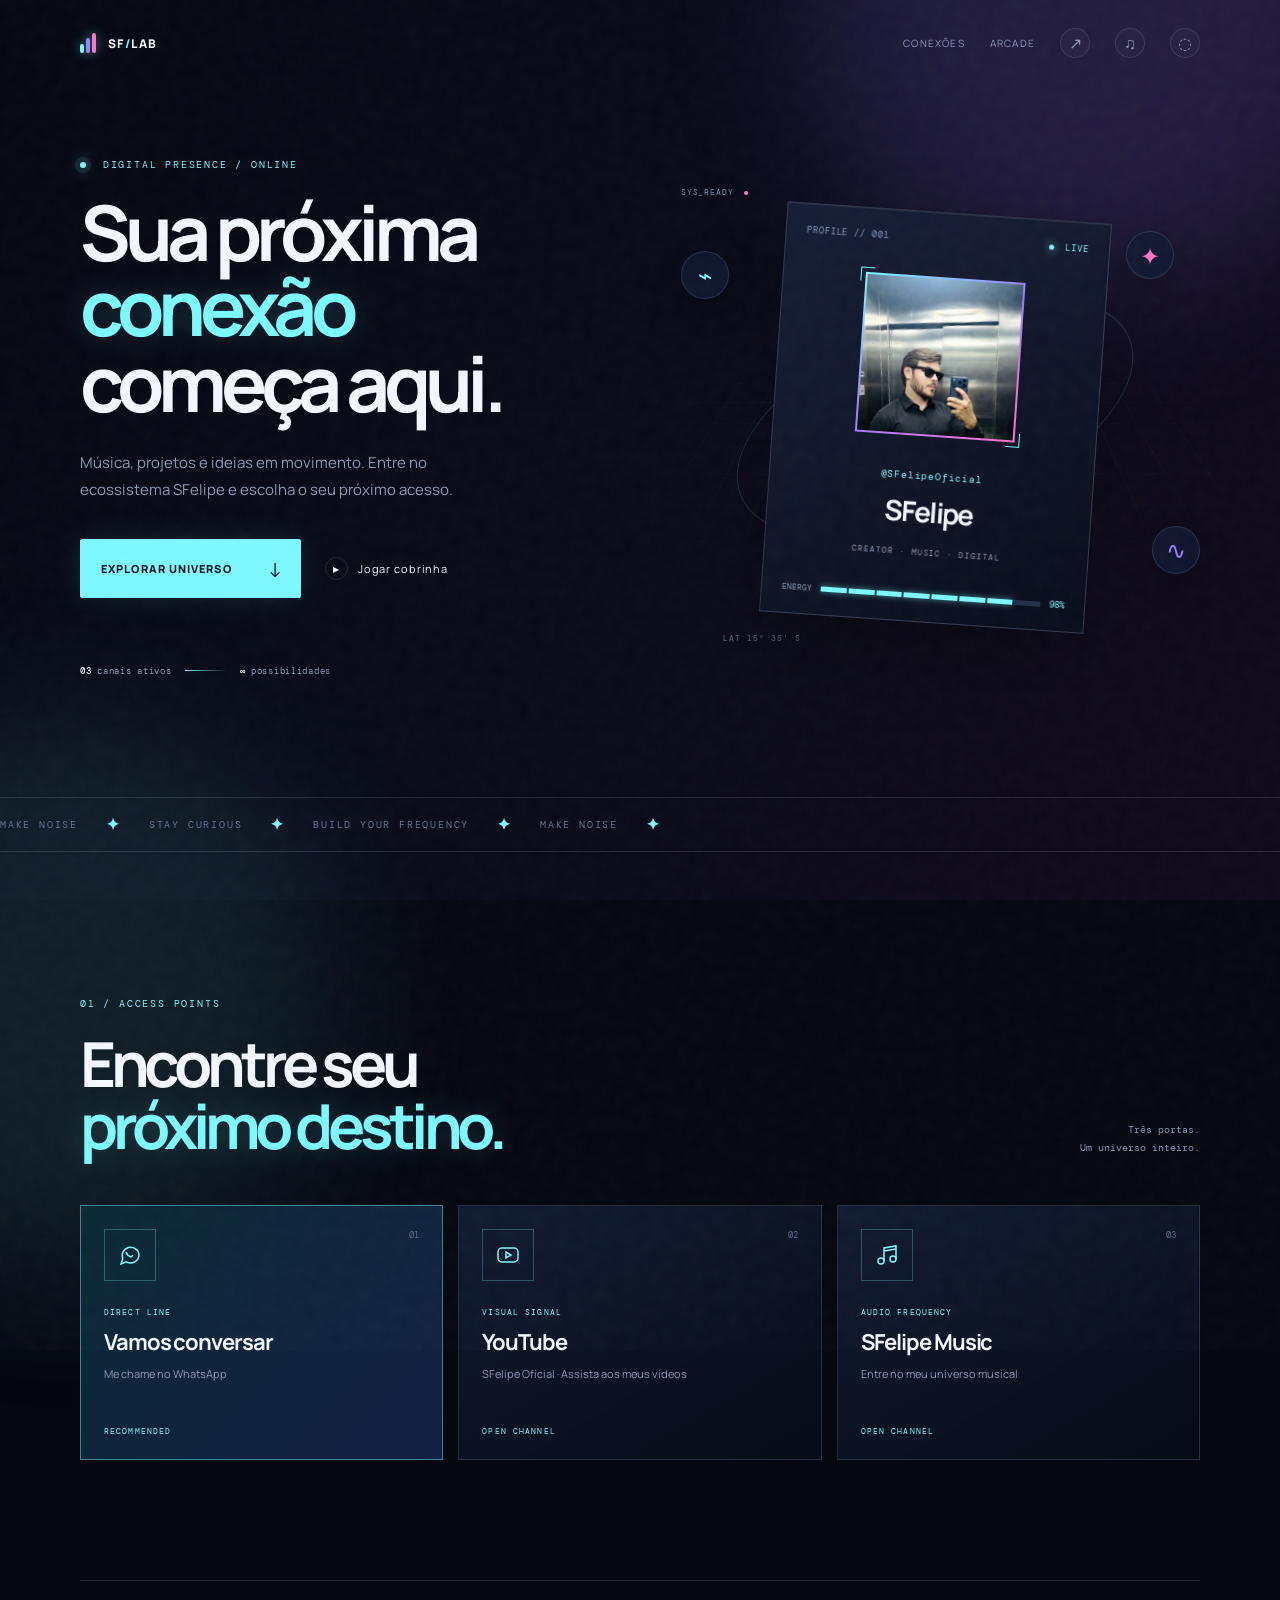
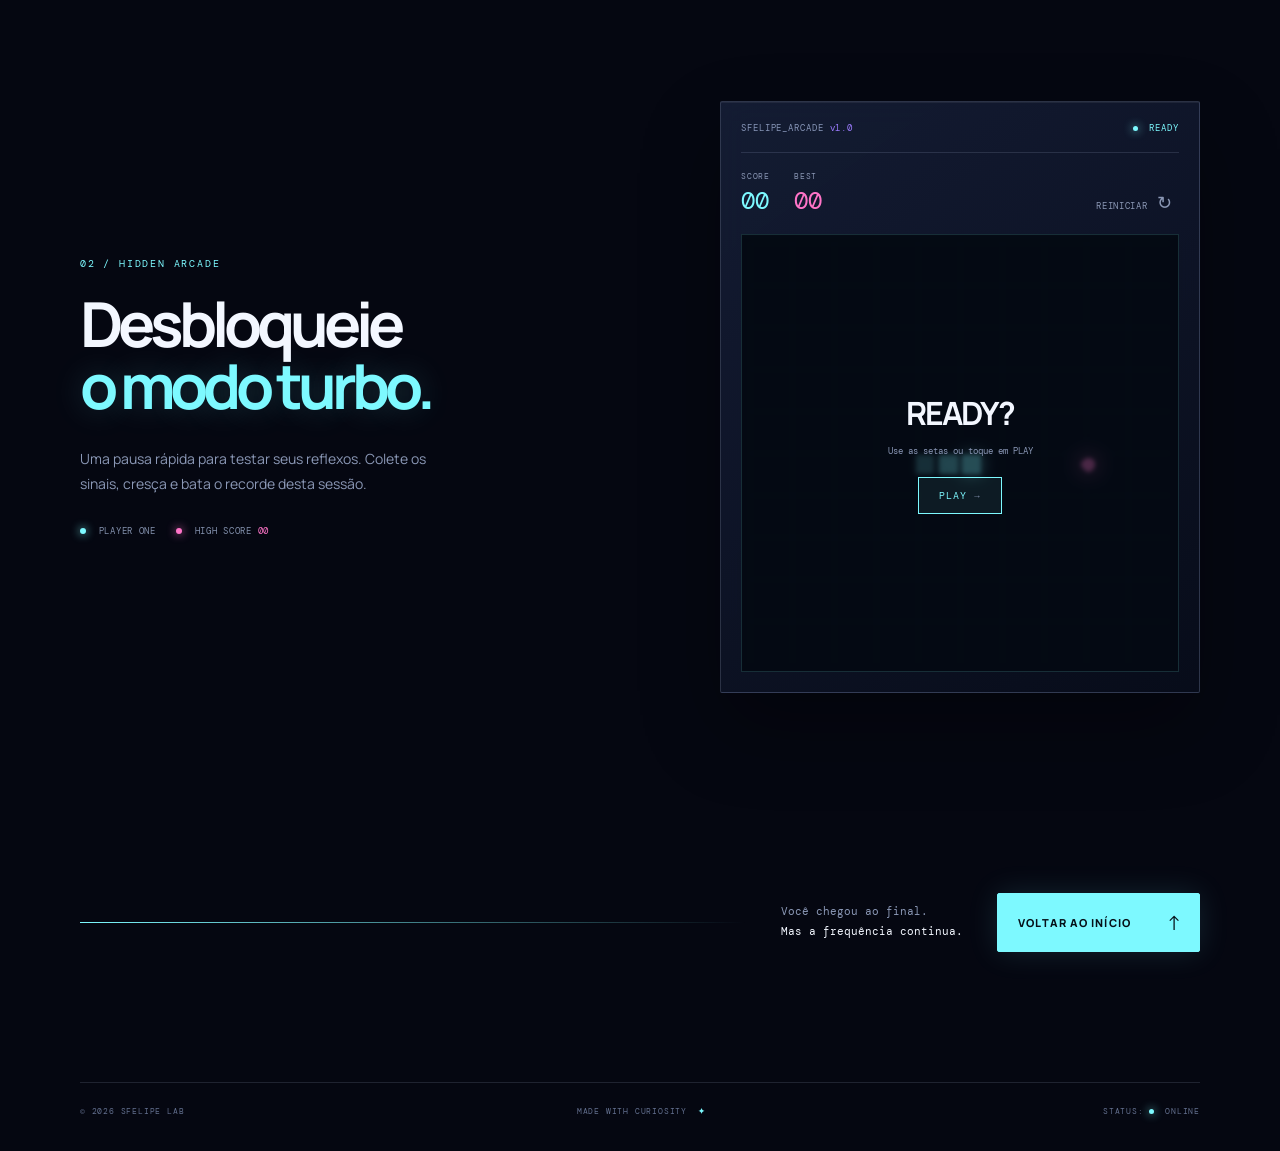
<file: index.html>
<!doctype html>
<html lang="pt-BR">
<head>
  <meta charset="UTF-8">
  <meta name="viewport" content="width=device-width, initial-scale=1">
  <meta name="theme-color" content="#050711">
  <meta name="description" content="SFelipe — conexões, música e projetos em uma experiência digital interativa.">
  <title>SFelipe · Tech Landing</title>
  <link rel="icon" href="icon.svg" type="image/svg+xml">
  <link rel="preconnect" href="https://fonts.googleapis.com">
  <link rel="preconnect" href="https://fonts.gstatic.com" crossorigin>
  <link href="https://fonts.googleapis.com/css2?family=DM+Mono:wght@400;500&family=Manrope:wght@400;500;600;700;800&display=swap" rel="stylesheet">
  <link rel="stylesheet" href="styles.css">
  <script src="config.js" defer></script>
  <script src="script.js" defer></script>
</head>
<body>
  <div class="noise" aria-hidden="true"></div>
  <canvas id="stars" aria-hidden="true"></canvas>
  <div class="aurora aurora-one" aria-hidden="true"></div>
  <div class="aurora aurora-two" aria-hidden="true"></div>
  <div id="ripples" aria-hidden="true"></div>

  <a class="skip" href="#connections">Ir para as conexões</a>
  <header class="site-header">
    <a class="brand" href="#top" aria-label="Voltar ao início">
      <span class="brand-mark" aria-hidden="true"><i></i><i></i><i></i></span>
      <span>SF<span class="brand-accent">/</span>LAB</span>
    </a>
    <nav class="top-nav" aria-label="Navegação principal">
      <a href="#connections">Conexões</a>
      <a href="#snake-zone">Arcade</a>
      <button class="mini-action" id="share" type="button" aria-label="Compartilhar esta página" title="Compartilhar">↗</button>
      <button class="mini-action" id="effects" type="button" aria-label="Pausar animações" title="Pausar animações">◌</button>
    </nav>
  </header>

  <main id="top">
    <section class="hero shell" aria-labelledby="hero-title">
      <div class="hero-copy">
        <p class="kicker"><span class="pulse-dot" aria-hidden="true"></span> DIGITAL PRESENCE / ONLINE</p>
        <h1 id="hero-title">Sua próxima<br><em>conexão</em> começa aqui.</h1>
        <p class="hero-text">Música, projetos e ideias em movimento. Entre no ecossistema SFelipe e escolha o seu próximo acesso.</p>
        <div class="hero-actions">
          <a class="primary-cta magnetic" href="#connections"><span>Explorar universo</span><strong>↓</strong></a>
          <a class="text-cta" href="#snake-zone"><span class="play-dot">▶</span> Jogar cobrinha</a>
        </div>
        <div class="signal-row" aria-label="Indicadores da experiência">
          <span><b>03</b> canais ativos</span><span class="signal-line" aria-hidden="true"></span><span><b>∞</b> possibilidades</span>
        </div>
      </div>

      <div class="hero-stage" aria-label="Painel visual interativo">
        <div class="stage-grid" aria-hidden="true"></div>
        <div class="orbit orbit-a" aria-hidden="true"></div>
        <div class="orbit orbit-b" aria-hidden="true"></div>
        <div class="hero-card glass-card magnetic" id="hero-card">
          <div class="card-topline"><span>PROFILE // 001</span><span class="live"><i></i> LIVE</span></div>
          <div class="avatar-frame"><div id="avatar" class="avatar">SF</div><span class="corner corner-tl"></span><span class="corner corner-br"></span></div>
          <div class="profile-data"><span id="handle" class="handle">@SFelipeOficial</span><h2 id="name">SFelipe</h2><span class="role">CREATOR · MUSIC · DIGITAL</span></div>
          <div class="card-meter"><span>ENERGY</span><span class="meter"><i></i><i></i><i></i><i></i><i></i><i></i><i></i><i></i></span><strong>98%</strong></div>
        </div>
        <button class="float-icon icon-chat" data-scroll="connections" aria-label="Abrir conexões">⌁</button>
        <button class="float-icon icon-spark" data-scroll="snake-zone" aria-label="Abrir arcade">✦</button>
        <button class="float-icon icon-wave" data-scroll="connections" aria-label="Abrir links musicais">∿</button>
        <span class="data-chip chip-one">SYS_READY <i></i></span>
        <span class="data-chip chip-two">LAT 15° 35' S</span>
      </div>
    </section>

    <section class="marquee" aria-hidden="true"><div><span>MAKE NOISE</span><b>✦</b><span>STAY CURIOUS</span><b>✦</b><span>BUILD YOUR FREQUENCY</span><b>✦</b><span>MAKE NOISE</span><b>✦</b></div></section>

    <section class="connections shell" id="connections" aria-labelledby="connections-title">
      <div class="section-heading"><div><p class="eyebrow">01 / ACCESS POINTS</p><h2 id="connections-title">Encontre seu<br><em>próximo destino.</em></h2></div><p class="section-note">Três portas.<br>Um universo inteiro.</p></div>
      <div id="links" class="link-grid" aria-label="Canais do SFelipe"></div>
    </section>

    <section class="snake-zone shell" id="snake-zone" aria-labelledby="snake-title">
      <div class="arcade-intro"><p class="eyebrow">02 / HIDDEN ARCADE</p><h2 id="snake-title">Desbloqueie<br><em>o modo turbo.</em></h2><p>Uma pausa rápida para testar seus reflexos. Colete os sinais, cresça e bata o recorde desta sessão.</p><div class="arcade-meta"><span><i class="legend-dot cyan"></i> PLAYER ONE</span><span><i class="legend-dot pink"></i> HIGH SCORE <b id="best-score">00</b></span></div></div>
      <div class="game-panel glass-card">
        <div class="game-head"><span>SFELIPE_ARCADE <b>v1.0</b></span><span class="game-status"><i></i> READY</span></div>
        <div class="scoreboard"><div><small>SCORE</small><strong id="score">00</strong></div><div><small>BEST</small><strong id="session-best">00</strong></div><button id="restart" type="button">REINICIAR <span>↻</span></button></div>
        <div class="game-wrap"><canvas id="snake" width="360" height="360" aria-label="Jogo de cobrinha. Use as setas ou os botões direcionais."></canvas><div class="game-overlay" id="game-message"><strong>READY?</strong><span>Use as setas ou toque em PLAY</span><button id="play" type="button">PLAY <span>→</span></button></div></div>
        <div class="game-controls" aria-label="Controles da cobrinha"><button data-direction="up" aria-label="Mover para cima">↑</button><div><button data-direction="left" aria-label="Mover para a esquerda">←</button><button data-direction="down" aria-label="Mover para baixo">↓</button><button data-direction="right" aria-label="Mover para a direita">→</button></div></div>
      </div>
    </section>

    <section class="closing shell"><div class="closing-line"></div><p>Você chegou ao final.<br><strong>Mas a frequência continua.</strong></p><a class="primary-cta magnetic" href="#connections"><span>Voltar ao início</span><strong>↑</strong></a></section>
  </main>

  <footer class="site-footer shell"><span>© <span id="year"></span> SFELIPE LAB</span><span>MADE WITH CURIOSITY <b>✦</b></span><span>STATUS: <i></i> ONLINE</span></footer>
  <div id="toast" class="toast" role="status" aria-live="polite"></div>
</body>
</html>
</file>
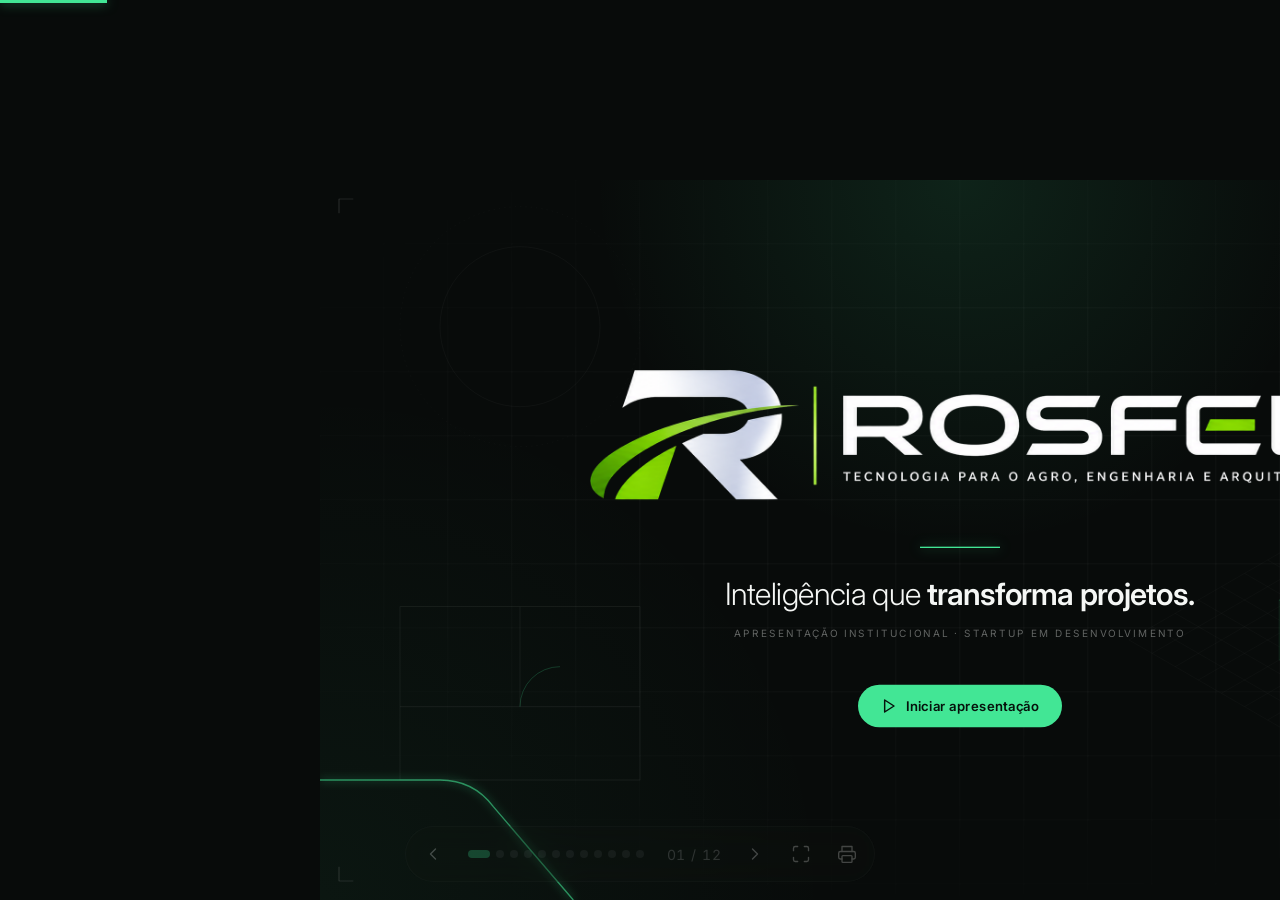
<file: rosfel/index.html>
<!doctype html>
<html lang="pt-BR">
<head>
<meta charset="utf-8">
<meta name="viewport" content="width=device-width, initial-scale=1">
<title>ROSFEL — Apresentação Institucional</title>
<meta name="description" content="ROSFEL — Inteligência que transforma projetos. Apresentação institucional interativa.">
<link rel="preconnect" href="https://fonts.googleapis.com">
<link href="https://fonts.googleapis.com/css2?family=Inter:wght@300;400;500;600;700;800&display=swap" rel="stylesheet">
<style>
:root{
  --bg:#080B0A; --graphite:#141A17; --white:#F5F7F5; --green:#42E695;
  --muted:rgba(245,247,245,.64); --faint:rgba(245,247,245,.38); --line:rgba(245,247,245,.09);
  --green-12:rgba(66,230,149,.12); --green-25:rgba(66,230,149,.25);
  --ease:cubic-bezier(.2,.7,.2,1);
}
*{box-sizing:border-box;margin:0;padding:0}
html,body{height:100%;background:var(--bg);color:var(--white);font-family:"Inter Display","Inter",system-ui,sans-serif;-webkit-font-smoothing:antialiased;overflow:hidden}
button{font:inherit;color:inherit;background:none;border:0;cursor:pointer}
svg{display:block}

/* ---------- stage ---------- */
.viewport{position:fixed;inset:0;display:grid;place-items:center;overflow:hidden}
.stage{width:1920px;height:1080px;position:relative;transform-origin:center center;flex:none}
.slide{position:absolute;inset:0;width:1920px;height:1080px;overflow:hidden;background:var(--bg);
  opacity:0;visibility:hidden;transform:scale(1.025);filter:blur(6px);
  transition:opacity .8s var(--ease),transform 1s var(--ease),filter .8s var(--ease),visibility 0s .8s}
.slide.active{opacity:1;visibility:visible;transform:none;filter:none;transition:opacity .8s var(--ease),transform 1s var(--ease),filter .8s var(--ease),visibility 0s}
.slide::before{content:"";position:absolute;inset:0;pointer-events:none;
  background-image:linear-gradient(rgba(245,247,245,.035) 1px,transparent 1px),linear-gradient(90deg,rgba(245,247,245,.035) 1px,transparent 1px);
  background-size:96px 96px;background-position:-1px -1px;
  -webkit-mask-image:radial-gradient(ellipse 80% 75% at 50% 45%,#000 35%,transparent 85%);mask-image:radial-gradient(ellipse 80% 75% at 50% 45%,#000 35%,transparent 85%)}
.slide::after{content:"";position:absolute;inset:0;pointer-events:none;
  background:radial-gradient(circle at var(--gx,88%) var(--gy,8%),rgba(66,230,149,.11),transparent 38%),radial-gradient(circle at 0% 100%,rgba(66,230,149,.05),transparent 35%)}
.slide>*{position:relative;z-index:1}

/* corner marks */
.marks i{position:absolute;width:22px;height:22px;border-color:rgba(245,247,245,.22);border-style:solid;border-width:0}
.marks i:nth-child(1){top:28px;left:28px;border-top-width:1px;border-left-width:1px}
.marks i:nth-child(2){top:28px;right:28px;border-top-width:1px;border-right-width:1px}
.marks i:nth-child(3){bottom:28px;left:28px;border-bottom-width:1px;border-left-width:1px}
.marks i:nth-child(4){bottom:28px;right:28px;border-bottom-width:1px;border-right-width:1px}
.marks{position:absolute!important;inset:0;pointer-events:none}

.top,.foot{position:absolute!important;left:96px;right:96px;display:flex;align-items:center;justify-content:space-between;font-size:14px;letter-spacing:.24em;text-transform:uppercase;color:var(--faint);font-weight:500}
.top{top:50px}.foot{bottom:46px}
.brand{display:flex;align-items:center;gap:18px;color:var(--white)}
.brand img{height:34px;width:auto}
.brand .sep{width:1px;height:20px;background:var(--line)}
.brand span.sec{color:var(--faint)}
.pg{font-variant-numeric:tabular-nums;color:var(--white)}
.pg b{color:var(--green);font-weight:600}
.ticks{display:flex;gap:6px}
.ticks i{width:18px;height:2px;background:rgba(245,247,245,.14);border-radius:2px}
.ticks i.on{background:var(--green)}

.content{position:absolute!important;top:150px;left:96px;right:96px;bottom:118px}

/* type */
.eyebrow{display:flex;align-items:center;gap:16px;font-size:17px;letter-spacing:.24em;text-transform:uppercase;color:var(--green);font-weight:600}
.eyebrow::before{content:"";width:40px;height:1px;background:var(--green)}
h1{font-size:120px;line-height:.95;letter-spacing:-.045em;font-weight:700}
h2{font-size:66px;line-height:1.05;letter-spacing:-.035em;font-weight:700;margin:26px 0 24px}
h2 em,h1 em,.big em{font-style:normal;color:var(--green)}
h3{font-size:26px;letter-spacing:-.01em;font-weight:600;line-height:1.25}
.lead{font-size:24px;line-height:1.55;color:var(--muted);font-weight:400}
.small{font-size:17px;line-height:1.5;color:var(--muted)}
.mono{font-family:ui-monospace,"JetBrains Mono","DejaVu Sans Mono",monospace;letter-spacing:0}

.card{background:linear-gradient(180deg,rgba(20,26,23,.92),rgba(20,26,23,.62));border:1px solid var(--line);border-radius:22px}
.tag{display:inline-flex;align-items:center;gap:10px;padding:9px 16px;border:1px solid rgba(66,230,149,.32);border-radius:999px;color:var(--green);font-size:14px;letter-spacing:.16em;text-transform:uppercase;font-weight:600;background:rgba(66,230,149,.05)}
.tag.neutral{border-color:var(--line);color:var(--faint);background:transparent}
.dot{width:7px;height:7px;border-radius:50%;background:var(--green);box-shadow:0 0 0 0 rgba(66,230,149,.6);animation:pulse 2.4s infinite}
@keyframes pulse{0%{box-shadow:0 0 0 0 rgba(66,230,149,.5)}70%{box-shadow:0 0 0 10px rgba(66,230,149,0)}100%{box-shadow:0 0 0 0 rgba(66,230,149,0)}}

.ico{width:24px;height:24px;fill:none;stroke:currentColor;stroke-width:1.6;stroke-linecap:round;stroke-linejoin:round}
.ibox{width:52px;height:52px;border-radius:14px;display:grid;place-items:center;color:var(--green);background:var(--green-12);border:1px solid rgba(66,230,149,.2);flex:none}

.feat{list-style:none;display:grid;gap:16px;margin-top:30px}
.feat li{display:flex;gap:16px;align-items:flex-start;font-size:21px;line-height:1.4;color:rgba(245,247,245,.86)}
.feat li::before{content:"";flex:none;width:22px;height:22px;margin-top:3px;border-radius:7px;background:var(--green-12) url("data:image/svg+xml,%3Csvg xmlns='http://www.w3.org/2000/svg' viewBox='0 0 24 24' fill='none' stroke='%2342E695' stroke-width='3' stroke-linecap='round' stroke-linejoin='round'%3E%3Cpath d='M20 6 9 17l-5-5'/%3E%3C/svg%3E") center/13px no-repeat;border:1px solid rgba(66,230,149,.3)}
.proposed{margin-top:28px;display:flex;gap:12px;align-items:center;font-size:15px;color:var(--faint);letter-spacing:.04em}

/* window mock */
.win{border-radius:20px;overflow:hidden;border:1px solid rgba(245,247,245,.1);background:#0D1210;box-shadow:0 40px 120px -40px rgba(0,0,0,.9),0 0 0 1px rgba(66,230,149,.04)}
.win .bar{height:50px;display:flex;align-items:center;gap:10px;padding:0 20px;border-bottom:1px solid var(--line);background:#111714;font-size:14px;color:var(--faint)}
.win .bar i{width:11px;height:11px;border-radius:50%;background:rgba(245,247,245,.14)}
.win .bar .t{margin-left:12px;letter-spacing:.06em}
.win .bar .b{margin-left:auto}

/* animations */
.slide [data-a]{opacity:0}
.slide.active [data-a]{animation:rise 1s var(--ease) both;animation-delay:calc(var(--d,0) * 110ms + 250ms)}
@keyframes rise{from{opacity:0;transform:translateY(26px)}to{opacity:1;transform:none}}
.slide.active [data-a="fade"]{animation-name:fade}
@keyframes fade{from{opacity:0}to{opacity:1}}
.slide.active [data-a="zoom"]{animation-name:zoom}
@keyframes zoom{from{opacity:0;transform:scale(.94)}to{opacity:1;transform:none}}
.draw{stroke-dasharray:1;stroke-dashoffset:1}
.slide.active .draw{animation:draw 2.2s var(--ease) forwards;animation-delay:calc(var(--d,0) * 110ms + 400ms)}
@keyframes draw{to{stroke-dashoffset:0}}
.flow{stroke-dasharray:4 12;animation:flow 1.6s linear infinite}
@keyframes flow{to{stroke-dashoffset:-32}}
.blink{animation:blink 2.6s ease-in-out infinite}
@keyframes blink{0%,100%{opacity:.35}50%{opacity:1}}
.spin{transform-origin:center;transform-box:fill-box;animation:spin 40s linear infinite}
@keyframes spin{to{transform:rotate(360deg)}}

/* ---------- controls ---------- */
.progress{position:fixed;top:0;left:0;height:3px;background:var(--green);z-index:20;transition:width .6s var(--ease);box-shadow:0 0 12px rgba(66,230,149,.6)}
.controls{position:fixed;bottom:18px;left:50%;transform:translateX(-50%);z-index:20;display:flex;align-items:center;gap:4px;padding:6px;border-radius:999px;background:rgba(20,26,23,.82);border:1px solid var(--line);backdrop-filter:blur(12px);-webkit-backdrop-filter:blur(12px);opacity:.25;transition:opacity .3s}
.controls:hover,.controls:focus-within,body.show-ui .controls{opacity:1}
.controls button{width:42px;height:42px;border-radius:50%;display:grid;place-items:center;color:var(--white);transition:background .2s,color .2s}
.controls button:hover{background:rgba(66,230,149,.14);color:var(--green)}
.controls button:focus-visible{outline:2px solid var(--green);outline-offset:2px}
.controls .count{min-width:72px;text-align:center;font-size:14px;color:var(--muted);font-variant-numeric:tabular-nums;letter-spacing:.06em}
.controls .ico{width:20px;height:20px}
.dots{display:flex;gap:6px;padding:0 10px}
.dots button{width:8px;height:8px;border-radius:50%;background:rgba(245,247,245,.22);padding:0}
.dots button.on{background:var(--green);width:22px;border-radius:5px}
.dots button:hover{background:var(--green)}
@media (max-width:700px){.dots{display:none}.controls{opacity:1;bottom:10px}}

/* ---------- slide specifics ---------- */
/* 1 cover */
.cover{display:flex;flex-direction:column;align-items:center;justify-content:center;text-align:center;height:100%}
.cover .logo{width:1160px;height:auto}
.cover .rule{width:120px;height:2px;background:var(--green);margin:56px 0 40px;box-shadow:0 0 18px rgba(66,230,149,.6)}
.cover .sub{font-size:46px;font-weight:300;letter-spacing:-.02em}
.cover .sub b{font-weight:600}
.start{margin-top:64px;display:inline-flex;align-items:center;gap:14px;padding:20px 34px;border-radius:999px;background:var(--green);color:#06120C;font-size:20px;font-weight:600;letter-spacing:.02em;transition:transform .25s var(--ease),box-shadow .25s}
.start:hover{transform:translateY(-2px);box-shadow:0 18px 50px -12px rgba(66,230,149,.6)}
.start .ico{stroke-width:2.2}

/* problems grid */
.pgrid{display:grid;grid-template-columns:1fr 1fr;gap:18px}
.pcard{padding:26px 28px;display:flex;gap:20px;align-items:flex-start;transition:border-color .3s,transform .3s}
.pcard:hover{border-color:rgba(66,230,149,.35);transform:translateY(-3px)}
.pcard h3{font-size:21px;margin-bottom:6px}
.pcard p{font-size:16.5px;line-height:1.45;color:var(--muted)}
.quote{margin-top:44px;padding:30px 0 0 34px;border-left:2px solid var(--green);font-size:34px;line-height:1.3;letter-spacing:-.02em;font-weight:500}
.quote small{display:block;margin-top:16px;font-size:15px;letter-spacing:.2em;text-transform:uppercase;color:var(--faint);font-weight:500}

/* compare */
.cmp{display:grid;grid-template-columns:1fr 1fr;gap:28px;margin-top:6px}
.lane{padding:28px 36px;position:relative;display:flex;flex-direction:column}
.lane .tl{margin-top:auto!important;padding-top:20px}
.lane h3{display:flex;align-items:center;gap:14px;font-size:24px}
.lane.ai{border-color:rgba(66,230,149,.3);background:linear-gradient(180deg,rgba(66,230,149,.07),rgba(20,26,23,.6))}
.steps{list-style:none;margin-top:24px;display:grid;gap:10px}
.steps li{display:flex;align-items:center;gap:16px;padding:10px 18px;border-radius:12px;background:rgba(245,247,245,.03);border:1px solid var(--line);font-size:18px;color:rgba(245,247,245,.82)}
.steps li .n{width:28px;height:28px;border-radius:8px;display:grid;place-items:center;font-size:13px;background:rgba(245,247,245,.06);color:var(--faint);flex:none}
.steps li .who{margin-left:auto;font-size:12px;letter-spacing:.14em;text-transform:uppercase;color:var(--faint)}
.lane.ai .steps li{border-color:rgba(66,230,149,.18)}
.lane.ai .steps li .n{background:var(--green-12);color:var(--green)}
.lane.ai .steps li .who.g{color:var(--green)}
.tl{margin-top:24px}
.tl .lbl{display:flex;justify-content:space-between;font-size:13px;letter-spacing:.14em;text-transform:uppercase;color:var(--faint);margin-bottom:10px}
.tl .track{height:14px;border-radius:8px;background:rgba(245,247,245,.04);display:flex;gap:3px;overflow:hidden}
.tl .track span{height:100%;border-radius:3px}
.slide.active .tl .track span{animation:grow 1.4s var(--ease) both;animation-delay:calc(var(--d,0) * 110ms + 700ms);transform-origin:left}
@keyframes grow{from{transform:scaleX(0)}to{transform:none}}

/* misc */
.chips{display:flex;flex-wrap:wrap;gap:12px}
.chip{padding:12px 20px;border-radius:999px;border:1px solid var(--line);background:rgba(20,26,23,.7);font-size:17px;color:rgba(245,247,245,.85);display:inline-flex;gap:10px;align-items:center}
.chip .ico{width:18px;height:18px;color:var(--green)}
.note{display:flex;gap:14px;align-items:center;font-size:16px;color:var(--faint);line-height:1.45}
.note .ico{color:var(--green);flex:none}
.big{font-size:52px;line-height:1.12;letter-spacing:-.03em;font-weight:600}

.modgrid{display:grid;grid-template-columns:600px 1fr;gap:84px;height:100%;align-items:center}

/* print / pdf */
@media print{
  @page{size:1920px 1080px;margin:0}
  html,body{overflow:visible;height:auto;background:var(--bg)}
  .viewport{position:static;display:block}
  .stage{transform:none!important;width:1920px;height:auto}
  .slide{position:relative;opacity:1!important;visibility:visible!important;transform:none!important;filter:none!important;transition:none!important;page-break-after:always;break-after:page}
  .slide [data-a],.slide .draw,.tl .track span{animation:none!important;opacity:1!important;transform:none!important;stroke-dashoffset:0!important}
  .controls,.progress,.start,.screen-only{display:none!important}
  *{-webkit-print-color-adjust:exact;print-color-adjust:exact}
}
@media (prefers-reduced-motion:reduce){
  .slide,.slide.active{transition:opacity .3s}
  .slide [data-a],.draw,.tl .track span,.flow,.blink,.spin,.dot{animation:none!important;opacity:1!important;stroke-dashoffset:0!important}
}
</style>
</head>
<body>

<svg width="0" height="0" style="position:absolute" aria-hidden="true">
  <symbol id="i-clock" viewBox="0 0 24 24"><circle cx="12" cy="12" r="10"/><path d="M12 6v6l4 2"/></symbol>
  <symbol id="i-repeat" viewBox="0 0 24 24"><path d="m17 2 4 4-4 4"/><path d="M3 11v-1a4 4 0 0 1 4-4h14"/><path d="m7 22-4-4 4-4"/><path d="M21 13v1a4 4 0 0 1-4 4H3"/></symbol>
  <symbol id="i-folder" viewBox="0 0 24 24"><path d="M20 20a2 2 0 0 0 2-2V8a2 2 0 0 0-2-2h-7.9a2 2 0 0 1-1.69-.9L9.6 3.9A2 2 0 0 0 7.93 3H4a2 2 0 0 0-2 2v13a2 2 0 0 0 2 2Z"/></symbol>
  <symbol id="i-ruler" viewBox="0 0 24 24"><path d="M21.3 15.3a2.4 2.4 0 0 1 0 3.4l-2.6 2.6a2.4 2.4 0 0 1-3.4 0L2.7 8.7a2.41 2.41 0 0 1 0-3.4l2.6-2.6a2.41 2.41 0 0 1 3.4 0Z"/><path d="m14.5 12.5 2-2"/><path d="m11.5 9.5 2-2"/><path d="m8.5 6.5 2-2"/><path d="m17.5 15.5 2-2"/></symbol>
  <symbol id="i-alert" viewBox="0 0 24 24"><path d="m21.73 18-8-14a2 2 0 0 0-3.48 0l-8 14A2 2 0 0 0 4 21h16a2 2 0 0 0 1.73-3"/><path d="M12 9v4"/><path d="M12 17h.01"/></symbol>
  <symbol id="i-unlink" viewBox="0 0 24 24"><path d="m18.84 12.25 1.72-1.71h-.02a5.004 5.004 0 0 0-.12-7.07 5.006 5.006 0 0 0-6.95 0l-1.72 1.71"/><path d="m5.17 11.75-1.71 1.71a5.004 5.004 0 0 0 .12 7.07 5.006 5.006 0 0 0 6.95 0l1.71-1.71"/><path d="M8 2v3"/><path d="M2 8h3"/><path d="M16 22v-3"/><path d="M22 16h-3"/></symbol>
  <symbol id="i-present" viewBox="0 0 24 24"><path d="M2 3h20"/><path d="M21 3v11a2 2 0 0 1-2 2H5a2 2 0 0 1-2-2V3"/><path d="m7 21 5-5 5 5"/></symbol>
  <symbol id="i-split" viewBox="0 0 24 24"><rect x="3" y="3" width="6" height="6" rx="1"/><rect x="15" y="15" width="6" height="6" rx="1"/><path d="M9 6h3a3 3 0 0 1 3 3v0"/><path d="M15 18h-3a3 3 0 0 1-3-3v0"/><path d="M15 9v2"/><path d="M9 13v2"/></symbol>
  <symbol id="i-cube" viewBox="0 0 24 24"><path d="M21 8a2 2 0 0 0-1-1.73l-7-4a2 2 0 0 0-2 0l-7 4A2 2 0 0 0 3 8v8a2 2 0 0 0 1 1.73l7 4a2 2 0 0 0 2 0l7-4A2 2 0 0 0 21 16Z"/><path d="m3.3 7 8.7 5 8.7-5"/><path d="M12 22V12"/></symbol>
  <symbol id="i-layers" viewBox="0 0 24 24"><path d="m12.83 2.18a2 2 0 0 0-1.66 0L2.6 6.08a1 1 0 0 0 0 1.83l8.58 3.91a2 2 0 0 0 1.66 0l8.58-3.9a1 1 0 0 0 0-1.83Z"/><path d="m22 17.65-9.17 4.16a2 2 0 0 1-1.66 0L2 17.65"/><path d="m22 12.65-9.17 4.16a2 2 0 0 1-1.66 0L2 12.65"/></symbol>
  <symbol id="i-file" viewBox="0 0 24 24"><path d="M15 2H6a2 2 0 0 0-2 2v16a2 2 0 0 0 2 2h12a2 2 0 0 0 2-2V7Z"/><path d="M14 2v4a2 2 0 0 0 2 2h4"/><path d="M10 9H8"/><path d="M16 13H8"/><path d="M16 17H8"/></symbol>
  <symbol id="i-spark" viewBox="0 0 24 24"><path d="M9.94 14.06 4 20M12 3l1.9 5.1L19 10l-5.1 1.9L12 17l-1.9-5.1L5 10l5.1-1.9Z"/></symbol>
  <symbol id="i-user" viewBox="0 0 24 24"><circle cx="12" cy="8" r="4"/><path d="M4 21a8 8 0 0 1 16 0"/></symbol>
  <symbol id="i-check" viewBox="0 0 24 24"><path d="M20 6 9 17l-5-5"/></symbol>
  <symbol id="i-eye" viewBox="0 0 24 24"><path d="M2 12s3.5-7 10-7 10 7 10 7-3.5 7-10 7S2 12 2 12Z"/><circle cx="12" cy="12" r="3"/></symbol>
  <symbol id="i-play" viewBox="0 0 24 24"><path d="m6 3 14 9-14 9Z"/></symbol>
  <symbol id="i-left" viewBox="0 0 24 24"><path d="m15 18-6-6 6-6"/></symbol>
  <symbol id="i-right" viewBox="0 0 24 24"><path d="m9 18 6-6-6-6"/></symbol>
  <symbol id="i-max" viewBox="0 0 24 24"><path d="M8 3H5a2 2 0 0 0-2 2v3"/><path d="M21 8V5a2 2 0 0 0-2-2h-3"/><path d="M3 16v3a2 2 0 0 0 2 2h3"/><path d="M16 21h3a2 2 0 0 0 2-2v-3"/></symbol>
  <symbol id="i-print" viewBox="0 0 24 24"><path d="M6 18H4a2 2 0 0 1-2-2v-5a2 2 0 0 1 2-2h16a2 2 0 0 1 2 2v5a2 2 0 0 1-2 2h-2"/><path d="M6 9V3h12v6"/><rect x="6" y="14" width="12" height="8" rx="1"/></symbol>
  <symbol id="i-map" viewBox="0 0 24 24"><path d="M14.1 6.2 9.9 3.8a2 2 0 0 0-1.8 0L3.6 6.1A1 1 0 0 0 3 7v12.4a1 1 0 0 0 1.4.9l3.7-1.8a2 2 0 0 1 1.8 0l4.2 2.4a2 2 0 0 0 1.8 0l4.5-2.3a1 1 0 0 0 .6-.9V5.3a1 1 0 0 0-1.4-.9l-3.7 1.8a2 2 0 0 1-1.8 0Z"/><path d="M15 5.8v15"/><path d="M9 3.2v15"/></symbol>
  <symbol id="i-scan" viewBox="0 0 24 24"><path d="M3 7V5a2 2 0 0 1 2-2h2"/><path d="M17 3h2a2 2 0 0 1 2 2v2"/><path d="M21 17v2a2 2 0 0 1-2 2h-2"/><path d="M7 21H5a2 2 0 0 1-2-2v-2"/><circle cx="12" cy="12" r="3"/><path d="m16 16-1.9-1.9"/></symbol>
  <symbol id="i-grid" viewBox="0 0 24 24"><rect x="3" y="3" width="7" height="7" rx="1"/><rect x="14" y="3" width="7" height="7" rx="1"/><rect x="14" y="14" width="7" height="7" rx="1"/><rect x="3" y="14" width="7" height="7" rx="1"/></symbol>
  <symbol id="i-video" viewBox="0 0 24 24"><path d="m16 13 5.2 3.5a.5.5 0 0 0 .8-.4V7.9a.5.5 0 0 0-.8-.4L16 11"/><rect x="2" y="6" width="14" height="12" rx="2"/></symbol>
  <symbol id="i-shield" viewBox="0 0 24 24"><path d="M20 13c0 5-3.5 7.5-7.7 9a1 1 0 0 1-.7 0C7.5 20.5 4 18 4 13V6a1 1 0 0 1 1-1c2 0 4.5-1.2 6.2-2.7a1.2 1.2 0 0 1 1.6 0C14.5 3.8 17 5 19 5a1 1 0 0 1 1 1Z"/><path d="m9 12 2 2 4-4"/></symbol>
  <symbol id="i-trend" viewBox="0 0 24 24"><path d="M22 7 13.5 15.5 8.5 10.5 2 17"/><path d="M16 7h6v6"/></symbol>
  <symbol id="i-git" viewBox="0 0 24 24"><circle cx="12" cy="18" r="3"/><circle cx="6" cy="6" r="3"/><circle cx="18" cy="6" r="3"/><path d="M18 9v2c0 .6-.4 1-1 1H7c-.6 0-1-.4-1-1V9"/><path d="M12 12v3"/></symbol>
  <symbol id="i-users" viewBox="0 0 24 24"><path d="M16 21v-2a4 4 0 0 0-4-4H6a4 4 0 0 0-4 4v2"/><circle cx="9" cy="7" r="4"/><path d="M22 21v-2a4 4 0 0 0-3-3.87"/><path d="M16 3.13a4 4 0 0 1 0 7.75"/></symbol>
  <symbol id="i-plug" viewBox="0 0 24 24"><path d="M12 22v-5"/><path d="M9 8V2"/><path d="M15 8V2"/><path d="M18 8v5a4 4 0 0 1-4 4h-4a4 4 0 0 1-4-4V8Z"/></symbol>
</svg>

<div class="progress" id="progress"></div>

<main class="viewport" id="viewport">
<div class="stage" id="stage">

<!-- ============ 01 COVER ============ -->
<section class="slide" data-title="A nova forma de projetar" style="--gx:50%;--gy:0%">
  <div class="marks"><i></i><i></i><i></i><i></i></div>
  <svg id="coverArt" style="position:absolute;inset:0;z-index:0" width="1920" height="1080" viewBox="0 0 1920 1080" aria-hidden="true"></svg>
  <div class="cover">
    <img class="logo" src="assets/logo-full.png" alt="ROSFEL — Tecnologia para o agro, engenharia e arquitetura" data-a="zoom" style="--d:1">
    <div class="rule" data-a="fade" style="--d:4"></div>
    <p class="sub" data-a style="--d:5">Inteligência que <b>transforma projetos.</b></p>
    <p class="small" data-a style="--d:6;margin-top:22px;letter-spacing:.22em;text-transform:uppercase;font-size:15px;color:var(--faint)">Apresentação institucional · Startup em desenvolvimento</p>
    <button class="start screen-only" id="startBtn" data-a style="--d:8" aria-label="Iniciar apresentação">
      <svg class="ico"><use href="#i-play"/></svg> Iniciar apresentação
    </button>
  </div>
</section>

<!-- ============ 02 PROBLEM ============ -->
<section class="slide" data-sec="Por que existimos">
  <div class="marks"><i></i><i></i><i></i><i></i></div>
  <div class="content" style="display:grid;grid-template-columns:720px 1fr;gap:80px;align-items:center">
    <div>
      <div class="eyebrow" data-a>Por que existimos</div>
      <h2 data-a style="--d:1">Projetar exige tempo.<br>Muito dele ainda vai para <em>processos repetitivos.</em></h2>
      <p class="lead" data-a style="--d:2">Engenheiros, arquitetos e profissionais do agro convivem diariamente com tarefas manuais e ferramentas que não conversam entre si. O resultado é menos tempo para o que realmente importa: pensar, decidir e criar.</p>
      <div class="quote" data-a style="--d:4">“O tempo de quem projeta é valioso demais para ser consumido por processos repetitivos.”<small>Nosso ponto de partida</small></div>
    </div>
    <div class="pgrid">
      <div class="card pcard" data-a style="--d:2"><div class="ibox"><svg class="ico"><use href="#i-cube"/></svg></div><div><h3>Famílias no Revit</h3><p>Horas dedicadas à criação manual de famílias paramétricas.</p></div></div>
      <div class="card pcard" data-a style="--d:3"><div class="ibox"><svg class="ico"><use href="#i-repeat"/></svg></div><div><h3>Tarefas repetitivas</h3><p>Modelagem e documentação feitas passo a passo, de novo e de novo.</p></div></div>
      <div class="card pcard" data-a style="--d:4"><div class="ibox"><svg class="ico"><use href="#i-folder"/></svg></div><div><h3>Organização complexa</h3><p>Projetos, versões e arquivos espalhados em diferentes lugares.</p></div></div>
      <div class="card pcard" data-a style="--d:5"><div class="ibox"><svg class="ico"><use href="#i-ruler"/></svg></div><div><h3>Desenhos e estudos</h3><p>Tempo consumido por desenhos técnicos, plantas e estudos.</p></div></div>
      <div class="card pcard" data-a style="--d:6"><div class="ibox"><svg class="ico"><use href="#i-alert"/></svg></div><div><h3>Retrabalho</h3><p>Inconsistências que só aparecem tarde — e custam caro para corrigir.</p></div></div>
      <div class="card pcard" data-a style="--d:7"><div class="ibox"><svg class="ico"><use href="#i-unlink"/></svg></div><div><h3>Dados desconectados</h3><p>Dificuldade para integrar informações entre ferramentas.</p></div></div>
      <div class="card pcard" data-a style="--d:8"><div class="ibox"><svg class="ico"><use href="#i-present"/></svg></div><div><h3>Apresentações lentas</h3><p>Materiais para clientes montados manualmente, do zero.</p></div></div>
      <div class="card pcard" data-a style="--d:9"><div class="ibox"><svg class="ico"><use href="#i-split"/></svg></div><div><h3>Fluxo fragmentado</h3><p>Processos desconectados entre o planejamento e a entrega.</p></div></div>
    </div>
  </div>
</section>

<!-- ============ 03 VISION ============ -->
<section class="slide" data-sec="Nossa visão" style="--gx:50%;--gy:70%">
  <div class="marks"><i></i><i></i><i></i><i></i></div>
  <div class="content">
    <div style="display:grid;grid-template-columns:1fr 560px;gap:80px;align-items:end">
      <div>
        <div class="eyebrow" data-a>Nossa visão</div>
        <h2 data-a style="--d:1;margin-bottom:0">Uma inteligência que <em>participa</em> do projeto — da concepção à entrega.</h2>
      </div>
      <p class="lead" data-a style="--d:2">A ROSFEL não pretende ser apenas uma IA que responde perguntas. Nossa proposta é atuar <span style="color:var(--white)">dentro dos fluxos de trabalho</span>, conectando etapas que hoje acontecem de forma isolada.</p>
    </div>
    <svg id="visionArt" width="1728" height="420" viewBox="0 0 1728 420" style="margin-top:56px" aria-label="Diagrama: etapas do projeto conectadas pela camada de inteligência ROSFEL"></svg>
    <div style="display:grid;grid-template-columns:repeat(3,1fr);gap:24px;margin-top:22px">
      <div class="card" data-a style="--d:8;padding:24px 28px;display:flex;gap:18px;align-items:center"><div class="ibox"><svg class="ico"><use href="#i-clock"/></svg></div><p style="font-size:19px;line-height:1.4"><b>Economizar tempo</b><br><span style="color:var(--muted)">automatizando processos repetitivos</span></p></div>
      <div class="card" data-a style="--d:9;padding:24px 28px;display:flex;gap:18px;align-items:center"><div class="ibox"><svg class="ico"><use href="#i-layers"/></svg></div><p style="font-size:19px;line-height:1.4"><b>Integrar etapas</b><br><span style="color:var(--muted)">criação, modelagem, análise e organização</span></p></div>
      <div class="card" data-a style="--d:10;padding:24px 28px;display:flex;gap:18px;align-items:center"><div class="ibox"><svg class="ico"><use href="#i-spark"/></svg></div><p style="font-size:19px;line-height:1.4"><b>Liberar a criatividade</b><br><span style="color:var(--muted)">mais foco em decisões e qualidade</span></p></div>
    </div>
  </div>
</section>

<!-- ============ 04 AUTOMATION ============ -->
<section class="slide" data-sec="O poder da automação">
  <div class="marks"><i></i><i></i><i></i><i></i></div>
  <div class="content">
    <div style="display:flex;justify-content:space-between;align-items:flex-end">
      <div>
        <div class="eyebrow" data-a>O poder da automação · Nosso principal diferencial</div>
        <h2 data-a style="--d:1;margin:20px 0 22px">Dois fluxos de trabalho. <em>Uma diferença essencial.</em></h2>
      </div>
    </div>
    <div class="cmp">
      <div class="card lane" data-a style="--d:2">
        <h3><span class="ibox" style="color:var(--muted);background:rgba(245,247,245,.05);border-color:var(--line)"><svg class="ico"><use href="#i-user"/></svg></span>Processo tradicional</h3>
        <ol class="steps">
          <li><span class="n">1</span>Desenvolve o projeto<span class="who">Manual</span></li>
          <li><span class="n">2</span>Cria famílias e componentes<span class="who">Manual</span></li>
          <li><span class="n">3</span>Organiza componentes e arquivos<span class="who">Manual</span></li>
          <li><span class="n">4</span>Prepara a documentação<span class="who">Manual</span></li>
          <li><span class="n">5</span>Verifica as informações<span class="who">Manual</span></li>
          <li><span class="n">6</span>Monta a apresentação<span class="who">Manual</span></li>
        </ol>
        <div class="tl">
          <div class="lbl"><span>Esforço operacional</span><span>Tempo para criar</span></div>
          <div class="track">
            <span style="flex:16;background:rgba(245,247,245,.22);--d:1"></span><span style="flex:16;background:rgba(245,247,245,.22);--d:2"></span><span style="flex:14;background:rgba(245,247,245,.22);--d:3"></span><span style="flex:15;background:rgba(245,247,245,.22);--d:4"></span><span style="flex:13;background:rgba(245,247,245,.22);--d:5"></span><span style="flex:14;background:rgba(245,247,245,.22);--d:6"></span><span style="flex:12;background:rgba(66,230,149,.35);--d:7"></span>
          </div>
        </div>
      </div>
      <div class="card lane ai" data-a style="--d:3">
        <h3><span class="ibox"><svg class="ico"><use href="#i-spark"/></svg></span>Processo com a ROSFEL</h3>
        <ol class="steps">
          <li><span class="n">1</span>Fornece informações e orientações<span class="who">Profissional</span></li>
          <li><span class="n">2</span>Famílias, organização e documentos<span class="who g">IA automatiza</span></li>
          <li><span class="n">3</span>Verificação preliminar e apresentação<span class="who g">IA assiste</span></li>
          <li><span class="n">4</span>Revisa e valida os resultados<span class="who">Profissional</span></li>
          <li style="background:rgba(66,230,149,.08)"><span class="n">5</span>Finaliza o projeto com mais tempo para criar<span class="who g">Resultado</span></li>
        </ol>
        <div class="tl">
          <div class="lbl"><span>Esforço operacional</span><span style="color:var(--green)">Tempo para criar</span></div>
          <div class="track">
            <span style="flex:12;background:rgba(245,247,245,.22);--d:1"></span><span style="flex:10;background:rgba(66,230,149,.4);--d:2"></span><span style="flex:10;background:rgba(245,247,245,.22);--d:3"></span><span style="flex:68;background:var(--green);box-shadow:0 0 16px rgba(66,230,149,.5);--d:4"></span>
          </div>
        </div>
      </div>
    </div>
    <div style="display:flex;justify-content:space-between;align-items:center;margin-top:26px">
      <p class="big" data-a style="--d:6;font-size:40px">Menos tempo executando tarefas repetitivas. <em>Mais tempo criando soluções.</em></p>
    </div>
    <p class="note" data-a style="--d:7;margin-top:14px;font-size:14px"><svg class="ico" style="width:16px;height:16px"><use href="#i-alert"/></svg>Representação conceitual e ilustrativa — não corresponde a medições de produtividade.</p>
  </div>
</section>

<!-- ============ 05 BIM ============ -->
<section class="slide" data-sec="Módulo · BIM">
  <div class="marks"><i></i><i></i><i></i><i></i></div>
  <div class="content">
    <div class="modgrid">
      <div>
        <div class="eyebrow" data-a>Módulo 01</div>
        <h2 data-a style="--d:1">ROSFEL <em>BIM</em></h2>
        <p class="lead" data-a style="--d:2">Inteligência artificial aplicada aos processos BIM — para que famílias, componentes e documentação deixem de consumir horas de trabalho manual.</p>
        <ul class="feat">
          <li data-a style="--d:3">Auxílio na criação de famílias paramétricas no Autodesk Revit</li>
          <li data-a style="--d:4">Automação de atividades repetitivas</li>
          <li data-a style="--d:5">Organização de componentes e parâmetros</li>
          <li data-a style="--d:6">Suporte à documentação de projetos</li>
          <li data-a style="--d:7">Assistência em processos de modelagem</li>
        </ul>
        <div class="proposed" data-a style="--d:8"><span class="tag"><span class="dot"></span>Em desenvolvimento</span>Funcionalidades propostas</div>
      </div>
      <div class="win" data-a="zoom" style="--d:3">
        <div class="bar"><i></i><i></i><i></i><span class="t">ROSFEL BIM · Assistente de famílias</span><span class="b tag neutral" style="padding:5px 12px;font-size:11px">Conceito de interface</span></div>
        <div style="display:grid;grid-template-columns:330px 1fr 300px;height:640px">
          <div style="border-right:1px solid var(--line);padding:24px;display:flex;flex-direction:column;gap:16px;font-size:15px;line-height:1.5">
            <div class="mono" style="font-size:11px;letter-spacing:.18em;color:var(--faint)">INSTRUÇÃO</div>
            <div style="background:rgba(245,247,245,.05);border:1px solid var(--line);border-radius:14px 14px 4px 14px;padding:14px 16px;color:rgba(245,247,245,.88)">Criar família de janela de correr, 2 folhas, com largura, altura e peitoril ajustáveis.</div>
            <div class="mono" style="font-size:11px;letter-spacing:.18em;color:var(--green);margin-top:6px">ROSFEL</div>
            <div style="background:var(--green-12);border:1px solid rgba(66,230,149,.25);border-radius:14px 14px 14px 4px;padding:14px 16px;color:rgba(245,247,245,.88)">Estrutura proposta com geometria, parâmetros de tipo e de instância. <span style="color:var(--green)">Revise antes de carregar no projeto.</span></div>
            <div style="margin-top:auto;display:grid;gap:10px">
              <div style="display:flex;gap:10px;align-items:center;color:var(--muted)"><svg class="ico" style="width:18px;height:18px;color:var(--green)"><use href="#i-check"/></svg>Geometria base</div>
              <div style="display:flex;gap:10px;align-items:center;color:var(--muted)"><svg class="ico" style="width:18px;height:18px;color:var(--green)"><use href="#i-check"/></svg>Parâmetros associados</div>
              <div style="display:flex;gap:10px;align-items:center;color:var(--muted)"><svg class="ico blink" style="width:18px;height:18px;color:var(--green)"><use href="#i-eye"/></svg>Aguardando revisão</div>
            </div>
          </div>
          <svg id="bimArt" viewBox="0 0 420 640" width="100%" height="640" aria-label="Modelo isométrico de família paramétrica de janela"></svg>
          <div style="border-left:1px solid var(--line);padding:24px;font-size:14px">
            <div class="mono" style="font-size:11px;letter-spacing:.18em;color:var(--faint);margin-bottom:14px">PARÂMETROS</div>
            <div id="paramTable" style="display:grid;gap:8px"></div>
            <div class="mono" style="font-size:11px;letter-spacing:.18em;color:var(--faint);margin:26px 0 12px">CATEGORIA</div>
            <div class="chip" style="font-size:13px;padding:8px 14px"><svg class="ico"><use href="#i-cube"/></svg>Janelas</div>
          </div>
        </div>
      </div>
    </div>
  </div>
</section>

<!-- ============ 06 DESIGN ============ -->
<section class="slide" data-sec="Módulo · Design" style="--gx:20%;--gy:10%">
  <div class="marks"><i></i><i></i><i></i><i></i></div>
  <div class="content">
    <div style="display:grid;grid-template-columns:1fr 620px;gap:80px;align-items:end">
      <div>
        <div class="eyebrow" data-a>Módulo 02</div>
        <h2 data-a style="--d:1;margin-bottom:0">ROSFEL <em>Design</em></h2>
      </div>
      <p class="lead" data-a style="--d:2">Inteligência aplicada à criação e ao desenvolvimento de projetos: da ideia inicial à planta 2D e ao modelo 3D.</p>
    </div>
    <div style="display:grid;grid-template-columns:1fr 70px 1fr 70px 1fr;align-items:center;margin-top:48px">
      <div class="card" data-a style="--d:3;height:500px;padding:30px;display:flex;flex-direction:column">
        <div style="display:flex;justify-content:space-between;align-items:center"><span class="mono" style="font-size:12px;letter-spacing:.2em;color:var(--green)">01 · IDEIA</span><svg class="ico" style="color:var(--faint)"><use href="#i-spark"/></svg></div>
        <div style="margin-top:22px;padding:18px 20px;border-radius:14px;background:rgba(245,247,245,.04);border:1px solid var(--line);font-size:17px;line-height:1.5;color:rgba(245,247,245,.86)">“Residência térrea, 2 dormitórios, sala e cozinha integradas, banheiro social.”</div>
        <svg id="bubbleArt" viewBox="0 0 440 260" width="100%" style="margin-top:auto"></svg>
      </div>
      <svg viewBox="0 0 70 20" width="70" height="20"><path d="M8 10h50" stroke="#42E695" stroke-width="1.5" class="flow"/><path d="m52 4 6 6-6 6" fill="none" stroke="#42E695" stroke-width="1.5"/></svg>
      <div class="card" data-a style="--d:5;height:500px;padding:30px;display:flex;flex-direction:column">
        <div style="display:flex;justify-content:space-between;align-items:center"><span class="mono" style="font-size:12px;letter-spacing:.2em;color:var(--green)">02 · PLANTA 2D</span><svg class="ico" style="color:var(--faint)"><use href="#i-ruler"/></svg></div>
        <svg id="planArt" viewBox="-40 -40 440 340" width="100%" style="margin-top:auto"></svg>
      </div>
      <svg viewBox="0 0 70 20" width="70" height="20"><path d="M8 10h50" stroke="#42E695" stroke-width="1.5" class="flow"/><path d="m52 4 6 6-6 6" fill="none" stroke="#42E695" stroke-width="1.5"/></svg>
      <div class="card" data-a style="--d:7;height:500px;padding:30px;display:flex;flex-direction:column;border-color:rgba(66,230,149,.3)">
        <div style="display:flex;justify-content:space-between;align-items:center"><span class="mono" style="font-size:12px;letter-spacing:.2em;color:var(--green)">03 · MODELO 3D</span><svg class="ico" style="color:var(--faint)"><use href="#i-cube"/></svg></div>
        <svg id="houseArt" viewBox="0 0 460 380" width="100%" style="margin-top:auto"></svg>
      </div>
    </div>
    <div style="display:flex;justify-content:space-between;align-items:center;margin-top:34px">
      <div class="chips" data-a style="--d:9">
        <span class="chip"><svg class="ico"><use href="#i-ruler"/></svg>Apoio à elaboração de plantas baixas</span>
        <span class="chip"><svg class="ico"><use href="#i-grid"/></svg>Estudos de layout 2D</span>
        <span class="chip"><svg class="ico"><use href="#i-cube"/></svg>Auxílio à modelagem 3D</span>
        <span class="chip"><svg class="ico"><use href="#i-folder"/></svg>Organização de informações projetuais</span>
        <span class="chip"><svg class="ico"><use href="#i-spark"/></svg>Sugestões de alternativas</span>
      </div>
      <span class="tag" data-a style="--d:10"><span class="dot"></span>Proposto</span>
    </div>
  </div>
</section>

<!-- ============ 07 MASTERPLAN ============ -->
<section class="slide" data-sec="Módulo · Masterplan" style="--gx:80%;--gy:80%">
  <div class="marks"><i></i><i></i><i></i><i></i></div>
  <div class="content">
    <div class="modgrid" style="grid-template-columns:560px 1fr">
      <div>
        <div class="eyebrow" data-a>Módulo 03</div>
        <h2 data-a style="--d:1">ROSFEL <em>Masterplan</em></h2>
        <p class="lead" data-a style="--d:2">Tecnologia para o planejamento de propriedades rurais e empreendimentos agroindustriais — com visão do todo e espaço para crescer.</p>
        <ul class="feat">
          <li data-a style="--d:3">Planejamento de implantações</li>
          <li data-a style="--d:4">Organização de setores e edificações</li>
          <li data-a style="--d:5">Estudos preliminares de circulação e logística</li>
          <li data-a style="--d:6">Apoio ao planejamento de infraestrutura</li>
          <li data-a style="--d:7">Visualização de cenários de expansão</li>
        </ul>
        <div class="proposed" data-a style="--d:8"><span class="tag"><span class="dot"></span>Em desenvolvimento</span>Funcionalidades propostas</div>
      </div>
      <div class="win" data-a="zoom" style="--d:3">
        <div class="bar"><i></i><i></i><i></i><span class="t">ROSFEL Masterplan · Estudo de implantação</span>
          <span class="b screen-only" style="display:flex;gap:6px">
            <button class="chip" id="expBtn" style="font-size:12px;padding:6px 14px" aria-pressed="true"><svg class="ico" style="width:14px;height:14px"><use href="#i-trend"/></svg>Cenário de expansão</button>
          </span>
        </div>
        <svg id="siteArt" viewBox="0 0 1000 690" width="100%" aria-label="Implantação esquemática de um empreendimento agroindustrial"></svg>
      </div>
    </div>
  </div>
</section>

<!-- ============ 08 REVIEW ============ -->
<section class="slide" data-sec="Módulo · Review" style="--gx:10%;--gy:90%">
  <div class="marks"><i></i><i></i><i></i><i></i></div>
  <div class="content">
    <div class="modgrid" style="grid-template-columns:540px 1fr">
      <div>
        <div class="eyebrow" data-a>Módulo 04</div>
        <h2 data-a style="--d:1">ROSFEL <em>Review</em></h2>
        <p class="lead" data-a style="--d:2">Assistência inteligente para revisão de projetos: um segundo olhar que organiza pontos de atenção para a análise do profissional.</p>
        <ul class="feat">
          <li data-a style="--d:3">Identificação preliminar de possíveis inconsistências</li>
          <li data-a style="--d:4">Comparação entre versões</li>
          <li data-a style="--d:5">Organização de observações técnicas</li>
          <li data-a style="--d:6">Apoio à verificação de informações</li>
          <li data-a style="--d:7">Relatórios para revisão profissional</li>
        </ul>
      </div>
      <div class="win" data-a="zoom" style="--d:3">
        <div class="bar"><i></i><i></i><i></i><span class="t">ROSFEL Review · Estrutura — Pavimento tipo</span>
          <span class="b" style="display:flex;gap:8px;align-items:center"><span class="chip mono" style="font-size:12px;padding:5px 12px">v03</span><svg class="ico" style="width:16px;height:16px;color:var(--green)"><use href="#i-repeat"/></svg><span class="chip mono" style="font-size:12px;padding:5px 12px;border-color:rgba(66,230,149,.4);color:var(--green)">v04</span></span>
        </div>
        <div style="display:grid;grid-template-columns:1fr 400px;height:660px">
          <svg id="reviewArt" viewBox="0 0 700 660" width="100%" height="660"></svg>
          <div style="border-left:1px solid var(--line);padding:24px;display:flex;flex-direction:column;gap:14px">
            <div style="display:flex;justify-content:space-between;align-items:center"><span class="mono" style="font-size:11px;letter-spacing:.18em;color:var(--faint)">OBSERVAÇÕES PRELIMINARES</span><span class="tag" style="padding:4px 10px;font-size:11px">3</span></div>
            <div class="rv card" style="padding:16px 18px;border-radius:14px;border-color:rgba(66,230,149,.35)"><div style="display:flex;gap:12px"><span class="mono" style="flex:none;width:26px;height:26px;border-radius:50%;display:grid;place-items:center;background:var(--green);color:#06120C;font-size:13px;font-weight:700">1</span><div><p style="font-size:15.5px;font-weight:600">Possível interferência entre duto e viga</p><p style="font-size:13.5px;color:var(--muted);margin-top:4px">Eixo 2 · entre B e C</p></div></div></div>
            <div class="rv card" style="padding:16px 18px;border-radius:14px"><div style="display:flex;gap:12px"><span class="mono" style="flex:none;width:26px;height:26px;border-radius:50%;display:grid;place-items:center;border:1.5px solid var(--green);color:var(--green);font-size:13px;font-weight:700">2</span><div><p style="font-size:15.5px;font-weight:600">Cota divergente entre planta e corte</p><p style="font-size:13.5px;color:var(--muted);margin-top:4px">Vão C–D · 4,20 m / 4,25 m</p></div></div></div>
            <div class="rv card" style="padding:16px 18px;border-radius:14px"><div style="display:flex;gap:12px"><span class="mono" style="flex:none;width:26px;height:26px;border-radius:50%;display:grid;place-items:center;border:1.5px solid var(--green);color:var(--green);font-size:13px;font-weight:700">3</span><div><p style="font-size:15.5px;font-weight:600">Elemento alterado na v04</p><p style="font-size:13.5px;color:var(--muted);margin-top:4px">Pilar P6 · seção modificada</p></div></div></div>
            <div style="margin-top:auto;padding:16px;border-radius:14px;background:rgba(245,247,245,.03);border:1px dashed rgba(245,247,245,.16);font-size:13.5px;line-height:1.5;color:var(--muted)"><svg class="ico" style="width:16px;height:16px;color:var(--green);display:inline;vertical-align:-3px;margin-right:6px"><use href="#i-shield"/></svg>Itens sinalizados para <b style="color:var(--white)">verificação do profissional responsável</b>, que valida as conclusões e o atendimento às normas.</div>
            <div style="display:flex;align-items:center;justify-content:center;gap:10px;padding:14px;border-radius:12px;background:var(--green);color:#06120C;font-weight:600;font-size:15px"><svg class="ico" style="width:18px;height:18px"><use href="#i-file"/></svg>Gerar relatório de revisão</div>
          </div>
        </div>
      </div>
    </div>
  </div>
</section>

<!-- ============ 09 PRESENT ============ -->
<section class="slide" data-sec="Módulo · Present">
  <div class="marks"><i></i><i></i><i></i><i></i></div>
  <div class="content">
    <div style="display:grid;grid-template-columns:1fr 640px;gap:80px;align-items:end">
      <div>
        <div class="eyebrow" data-a>Módulo 05</div>
        <h2 data-a style="--d:1;margin-bottom:0">ROSFEL <em>Present</em></h2>
      </div>
      <p class="lead" data-a style="--d:2">Automação de apresentações: informações técnicas transformadas em materiais claros, visuais e profissionais para clientes e equipes.</p>
    </div>
    <div style="position:relative;margin-top:50px;height:600px">
      <svg id="presentArt" width="1728" height="600" viewBox="0 0 1728 600" style="position:absolute;inset:0"></svg>
      <!-- inputs -->
      <div style="position:absolute;left:0;top:40px;width:400px;display:grid;gap:14px">
        <div class="mono" data-a style="--d:2;font-size:12px;letter-spacing:.2em;color:var(--faint)">INFORMAÇÕES DO PROJETO</div>
        <div class="chip" data-a style="--d:3;border-radius:14px;padding:16px 20px"><svg class="ico"><use href="#i-cube"/></svg>Modelo 3D e BIM</div>
        <div class="chip" data-a style="--d:4;border-radius:14px;padding:16px 20px"><svg class="ico"><use href="#i-ruler"/></svg>Plantas e desenhos técnicos</div>
        <div class="chip" data-a style="--d:5;border-radius:14px;padding:16px 20px"><svg class="ico"><use href="#i-file"/></svg>Memoriais e especificações</div>
        <div class="chip" data-a style="--d:6;border-radius:14px;padding:16px 20px"><svg class="ico"><use href="#i-grid"/></svg>Imagens e diagramas</div>
        <div class="chip" data-a style="--d:7;border-radius:14px;padding:16px 20px"><svg class="ico"><use href="#i-layers"/></svg>Dados técnicos</div>
      </div>
      <!-- core -->
      <div data-a="zoom" style="--d:6;position:absolute;left:584px;top:150px;width:300px;height:300px;border-radius:50%;display:grid;place-items:center;text-align:center;background:radial-gradient(circle,rgba(66,230,149,.16),rgba(20,26,23,.95) 65%);border:1px solid rgba(66,230,149,.4);box-shadow:0 0 80px -10px rgba(66,230,149,.35)">
        <div><img src="assets/logo-symbol.png" alt="" style="height:82px;margin:0 auto 14px"><div style="font-size:15px;letter-spacing:.22em;color:var(--green);font-weight:600">ROSFEL PRESENT</div><div class="small" style="font-size:14px;margin-top:6px">organiza · compõe · gera</div></div>
      </div>
      <!-- outputs -->
      <div style="position:absolute;right:0;top:0;width:700px;display:grid;grid-template-columns:1fr 1fr;gap:20px">
        <div class="card" data-a style="--d:8;padding:22px;height:280px;display:flex;flex-direction:column">
          <div style="flex:1;border-radius:10px;background:#0C110F;border:1px solid var(--line);display:flex;gap:10px;padding:14px;justify-content:center">
            <div style="width:96px;background:#F5F7F5;border-radius:4px;padding:10px;display:grid;gap:5px;align-content:start"><div style="height:30px;background:#141A17;border-radius:2px"></div><div style="height:4px;background:#42E695;width:60%"></div><div style="height:3px;background:#ccc"></div><div style="height:3px;background:#ccc"></div><div style="height:3px;background:#ccc;width:70%"></div><div style="height:26px;background:#dfe5e1;border-radius:2px;margin-top:4px"></div></div>
            <div style="width:96px;background:#F5F7F5;border-radius:4px;padding:10px;display:grid;gap:5px;align-content:start;opacity:.8"><div style="height:3px;background:#ccc"></div><div style="height:3px;background:#ccc"></div><div style="height:44px;background:#dfe5e1;border-radius:2px"></div><div style="height:3px;background:#ccc"></div><div style="height:3px;background:#ccc;width:60%"></div></div>
          </div>
          <p style="margin-top:16px;font-size:19px;font-weight:600;display:flex;gap:10px;align-items:center"><svg class="ico" style="color:var(--green)"><use href="#i-file"/></svg>PDFs profissionais</p>
        </div>
        <div class="card" data-a style="--d:9;padding:22px;height:280px;display:flex;flex-direction:column">
          <div style="flex:1;border-radius:10px;background:#0C110F;border:1px solid var(--line);padding:16px;display:grid;grid-template-columns:1fr 1fr;gap:10px">
            <div style="border-radius:6px;background:linear-gradient(135deg,rgba(66,230,149,.3),rgba(66,230,149,.05))"></div>
            <div style="display:grid;gap:6px;align-content:center"><div style="height:5px;background:rgba(245,247,245,.5);width:80%"></div><div style="height:4px;background:rgba(245,247,245,.2)"></div><div style="height:4px;background:rgba(245,247,245,.2)"></div><div style="display:flex;gap:4px;align-items:flex-end;height:40px;margin-top:6px"><i style="flex:1;height:40%;background:rgba(66,230,149,.5)"></i><i style="flex:1;height:70%;background:rgba(66,230,149,.7)"></i><i style="flex:1;height:55%;background:rgba(66,230,149,.5)"></i><i style="flex:1;height:90%;background:#42E695"></i></div></div>
          </div>
          <p style="margin-top:16px;font-size:19px;font-weight:600;display:flex;gap:10px;align-items:center"><svg class="ico" style="color:var(--green)"><use href="#i-layers"/></svg>Relatórios ilustrados</p>
        </div>
        <div class="card" data-a style="--d:10;padding:22px;height:280px;display:flex;flex-direction:column">
          <div style="flex:1;border-radius:10px;background:#0C110F;border:1px solid var(--line);padding:16px;display:grid;place-items:center">
            <div style="width:88%;aspect-ratio:16/9;border-radius:6px;background:#080B0A;border:1px solid rgba(66,230,149,.3);padding:12px;display:grid;grid-template-columns:1fr 1fr;gap:10px;align-items:center"><div style="display:grid;gap:6px"><div style="height:6px;background:#F5F7F5;width:80%"></div><div style="height:6px;background:#42E695;width:50%"></div><div style="height:3px;background:rgba(245,247,245,.25)"></div></div><svg viewBox="0 0 60 50"><path d="M10 35 30 23 50 35 30 47Z M10 35V20l20-12 20 12v15 M30 23V8" fill="none" stroke="#42E695" stroke-width="1.2"/></svg></div>
          </div>
          <p style="margin-top:16px;font-size:19px;font-weight:600;display:flex;gap:10px;align-items:center"><svg class="ico" style="color:var(--green)"><use href="#i-present"/></svg>Apresentações dinâmicas</p>
        </div>
        <div class="card" data-a style="--d:11;padding:22px;height:280px;display:flex;flex-direction:column">
          <div style="flex:1;border-radius:10px;background:linear-gradient(135deg,#101714,#0A0E0C);border:1px solid var(--line);position:relative;display:grid;place-items:center;overflow:hidden">
            <div style="width:64px;height:64px;border-radius:50%;background:rgba(66,230,149,.15);border:1px solid rgba(66,230,149,.5);display:grid;place-items:center;color:var(--green)"><svg class="ico" style="width:26px;height:26px;fill:#42E695"><use href="#i-play"/></svg></div>
            <div style="position:absolute;left:14px;right:14px;bottom:12px;height:3px;background:rgba(245,247,245,.12);border-radius:2px"><div style="width:38%;height:100%;background:var(--green);border-radius:2px"></div></div>
          </div>
          <p style="margin-top:16px;font-size:19px;font-weight:600;display:flex;gap:10px;align-items:center"><svg class="ico" style="color:var(--green)"><use href="#i-video"/></svg>Vídeos explicativos<span style="font-size:13px;color:var(--faint);font-weight:400;margin-left:auto;letter-spacing:.08em;text-transform:uppercase">Assistido</span></p>
        </div>
      </div>
    </div>
  </div>
</section>

<!-- ============ 10 ECOSYSTEM ============ -->
<section class="slide" data-sec="Tudo conectado" style="--gx:70%;--gy:50%">
  <div class="marks"><i></i><i></i><i></i><i></i></div>
  <div class="content">
    <div class="modgrid" style="grid-template-columns:600px 1fr;gap:40px">
      <div>
        <div class="eyebrow" data-a>Ecossistema ROSFEL</div>
        <h2 data-a style="--d:1">Tudo <em>conectado.</em></h2>
        <p class="lead" data-a style="--d:2">Cada módulo resolve uma etapa. Juntos, formam um fluxo contínuo — da concepção à entrega — apoiado pelo <span style="color:var(--white)">ROSFEL Workspace</span>, a base que centraliza e organiza os projetos.</p>
        <div class="card" data-a style="--d:4;margin-top:34px;padding:26px 30px">
          <div style="display:flex;align-items:center;gap:14px;margin-bottom:18px"><div class="ibox" style="width:44px;height:44px"><svg class="ico"><use href="#i-grid"/></svg></div><h3 style="font-size:22px">ROSFEL Workspace <span style="font-size:14px;color:var(--faint);font-weight:500;letter-spacing:.1em;margin-left:6px">MÓDULO 06</span></h3></div>
          <div style="display:grid;grid-template-columns:1fr 1fr;gap:12px 20px;font-size:17px;color:rgba(245,247,245,.85)">
            <span style="display:flex;gap:10px;align-items:center"><svg class="ico" style="width:18px;height:18px;color:var(--green)"><use href="#i-file"/></svg>Gestão de documentos</span>
            <span style="display:flex;gap:10px;align-items:center"><svg class="ico" style="width:18px;height:18px;color:var(--green)"><use href="#i-folder"/></svg>Organização por projetos</span>
            <span style="display:flex;gap:10px;align-items:center"><svg class="ico" style="width:18px;height:18px;color:var(--green)"><use href="#i-git"/></svg>Controle de versões</span>
            <span style="display:flex;gap:10px;align-items:center"><svg class="ico" style="width:18px;height:18px;color:var(--green)"><use href="#i-users"/></svg>Colaboração entre equipes</span>
            <span style="display:flex;gap:10px;align-items:center;grid-column:1/-1"><svg class="ico" style="width:18px;height:18px;color:var(--green)"><use href="#i-plug"/></svg>Integração planejada com outras ferramentas</span>
          </div>
        </div>
      </div>
      <svg id="ecoArt" viewBox="0 0 1080 800" width="1080" height="800" aria-label="Diagrama do ecossistema ROSFEL"></svg>
    </div>
  </div>
</section>

<!-- ============ 11 FUTURE ============ -->
<section class="slide" data-sec="Nosso futuro" style="--gx:100%;--gy:50%">
  <div class="marks"><i></i><i></i><i></i><i></i></div>
  <div class="content">
    <div style="display:grid;grid-template-columns:1fr 600px;gap:80px;align-items:end">
      <div>
        <div class="eyebrow" data-a>Nosso futuro</div>
        <h2 data-a style="--d:1;margin-bottom:0">Uma plataforma <em>integrada</em>, construída etapa por etapa.</h2>
      </div>
      <p class="lead" data-a style="--d:2">A ROSFEL está em desenvolvimento. Este é o caminho que pretendemos percorrer — com transparência sobre onde estamos hoje.</p>
    </div>
    <div style="position:relative;margin-top:64px">
      <svg width="1728" height="40" viewBox="0 0 1728 40" style="position:absolute;top:22px;left:0">
        <line x1="40" y1="20" x2="1690" y2="20" stroke="rgba(245,247,245,.14)" stroke-width="2" stroke-dasharray="2 8"/>
        <line x1="40" y1="20" x2="440" y2="20" stroke="#42E695" stroke-width="2" pathLength="1" class="draw" style="--d:3"/>
      </svg>
      <div style="display:grid;grid-template-columns:repeat(4,1fr);gap:24px;position:relative">
        <div data-a style="--d:3"><div style="width:84px;height:84px;border-radius:50%;display:grid;place-items:center;background:var(--bg);border:2px solid var(--green);box-shadow:0 0 30px rgba(66,230,149,.4);color:var(--green);font-weight:700;font-size:22px">01</div>
          <div class="card" style="margin-top:28px;padding:28px;border-color:rgba(66,230,149,.4);height:270px"><span class="tag"><span class="dot"></span>Estágio atual</span><h3 style="margin-top:18px">Em desenvolvimento</h3><p class="small" style="margin-top:10px">Concepção da plataforma, definição dos módulos e da base tecnológica.</p></div></div>
        <div data-a style="--d:4"><div style="width:84px;height:84px;border-radius:50%;display:grid;place-items:center;background:var(--bg);border:1px solid rgba(245,247,245,.25);color:var(--muted);font-weight:600;font-size:22px">02</div>
          <div class="card" style="margin-top:28px;padding:28px;height:270px"><span class="tag neutral">Próxima etapa</span><h3 style="margin-top:18px">Validação</h3><p class="small" style="margin-top:10px">Protótipos dos primeiros módulos, testados junto a profissionais dos setores atendidos.</p></div></div>
        <div data-a style="--d:5"><div style="width:84px;height:84px;border-radius:50%;display:grid;place-items:center;background:var(--bg);border:1px solid rgba(245,247,245,.25);color:var(--muted);font-weight:600;font-size:22px">03</div>
          <div class="card" style="margin-top:28px;padding:28px;height:270px"><span class="tag neutral">Em seguida</span><h3 style="margin-top:18px">Integração</h3><p class="small" style="margin-top:10px">Módulos conectados no Workspace e integrações planejadas com ferramentas do mercado.</p></div></div>
        <div data-a style="--d:6"><div style="width:84px;height:84px;border-radius:50%;display:grid;place-items:center;background:var(--bg);border:1px dashed rgba(66,230,149,.5);color:var(--green);font-size:22px"><svg class="ico" style="width:30px;height:30px"><use href="#i-spark"/></svg></div>
          <div class="card" style="margin-top:28px;padding:28px;height:270px"><span class="tag neutral">Visão</span><h3 style="margin-top:18px">Ecossistema completo</h3><p class="small" style="margin-top:10px">Uma plataforma integrada, escalável e em evolução contínua para engenharia, arquitetura e agro.</p></div></div>
      </div>
    </div>
    <div style="display:flex;justify-content:space-between;align-items:center;margin-top:44px;gap:40px">
      <div class="note" data-a style="--d:8;font-size:18px;max-width:1100px"><svg class="ico" style="width:28px;height:28px"><use href="#i-shield"/></svg><span><b style="color:var(--white)">Nosso compromisso:</b> as ferramentas ROSFEL são assistentes. O profissional continua responsável por validar os resultados e cumprir as normas técnicas aplicáveis.</span></div>
      <span class="small" data-a style="--d:9;font-size:14px;letter-spacing:.14em;text-transform:uppercase;color:var(--faint)">Roteiro previsto · sujeito a evolução</span>
    </div>
  </div>
</section>

<!-- ============ 12 CLOSING ============ -->
<section class="slide" data-title="Encerramento" style="--gx:50%;--gy:50%">
  <div class="marks"><i></i><i></i><i></i><i></i></div>
  <svg id="closeArt" style="position:absolute;inset:0;z-index:0" width="1920" height="1080" viewBox="0 0 1920 1080" aria-hidden="true"></svg>
  <div class="cover">
    <img src="assets/logo-symbol.png" alt="ROSFEL" data-a="zoom" style="--d:1;height:200px;width:auto">
    <div data-a style="--d:2;margin-top:30px;font-size:30px;letter-spacing:.5em;font-weight:600;padding-left:.5em">ROSFEL</div>
    <div class="rule" data-a="fade" style="--d:3"></div>
    <p data-a style="--d:4;font-size:80px;line-height:1.05;letter-spacing:-.04em;font-weight:700">Inteligência que<br>transforma projetos.</p>
    <p data-a style="--d:6;font-size:36px;margin-top:34px;color:var(--green);font-weight:500;letter-spacing:-.01em">Menos processos. Mais possibilidades.</p>
    <p data-a style="--d:8;margin-top:70px;font-size:15px;letter-spacing:.24em;text-transform:uppercase;color:var(--faint)">Tecnologia para o agro, engenharia e arquitetura</p>
  </div>
</section>

</div>
</main>

<nav class="controls" aria-label="Navegação da apresentação">
  <button id="prev" aria-label="Slide anterior"><svg class="ico"><use href="#i-left"/></svg></button>
  <div class="dots" id="dots"></div>
  <span class="count" id="count">01 / 12</span>
  <button id="next" aria-label="Próximo slide"><svg class="ico"><use href="#i-right"/></svg></button>
  <button id="fs" aria-label="Tela cheia"><svg class="ico"><use href="#i-max"/></svg></button>
  <button id="pdf" aria-label="Imprimir ou exportar PDF"><svg class="ico"><use href="#i-print"/></svg></button>
</nav>

<script>
/* ================= chrome (header/footer) ================= */
const slides=[...document.querySelectorAll('.slide')];
const N=slides.length, pad=n=>String(n).padStart(2,'0');
slides.forEach((s,i)=>{
  if(i===0||i===N-1) return;
  const top=document.createElement('div');top.className='top';
  top.innerHTML=`<div class="brand"><img src="assets/logo-symbol.png" alt=""><span>ROSFEL</span><span class="sep"></span><span class="sec">${s.dataset.sec||''}</span></div><div class="pg"><b>${pad(i+1)}</b> / ${pad(N)}</div>`;
  const foot=document.createElement('div');foot.className='foot';
  foot.innerHTML=`<span>Inteligência que transforma projetos</span><span class="ticks">${slides.map((_,k)=>`<i class="${k<=i?'on':''}"></i>`).join('')}</span>`;
  s.prepend(top);s.append(foot);
});

/* ================= svg helpers ================= */
const NS='http://www.w3.org/2000/svg';
const G='#42E695', W='#F5F7F5';
const el=(tag,attrs={},parent)=>{const e=document.createElementNS(NS,tag);for(const k in attrs)e.setAttribute(k,attrs[k]);if(parent)parent.appendChild(e);return e};
const txt=(p,x,y,s,a={})=>{const t=el('text',Object.assign({x,y,fill:'rgba(245,247,245,.7)','font-size':12,'font-family':'Inter, sans-serif'},a),p);t.textContent=s;return t};
function isoF(cx,cy,s){return (x,y,z)=>[cx+(x-y)*0.866*s, cy+(x+y)*0.5*s - z*s]}
function pts(arr){return arr.map(p=>p.map(v=>v.toFixed(1)).join(',')).join(' ')}
function box(p,P,x,y,w,d,h,st={}){
  const g=el('g',{},p);
  const top=[[x,y,h],[x+w,y,h],[x+w,y+d,h],[x,y+d,h]].map(a=>P(...a));
  const fl=[[x,y+d,0],[x+w,y+d,0],[x+w,y+d,h],[x,y+d,h]].map(a=>P(...a));
  const fr=[[x+w,y,0],[x+w,y+d,0],[x+w,y+d,h],[x+w,y,h]].map(a=>P(...a));
  const stroke=st.stroke||G, sw=st.sw||1;
  el('polygon',{points:pts(fl),fill:st.f1||'rgba(66,230,149,.07)',stroke,'stroke-width':sw,'stroke-linejoin':'round'},g);
  el('polygon',{points:pts(fr),fill:st.f2||'rgba(66,230,149,.13)',stroke,'stroke-width':sw,'stroke-linejoin':'round'},g);
  el('polygon',{points:pts(top),fill:st.f3||'rgba(66,230,149,.22)',stroke,'stroke-width':sw,'stroke-linejoin':'round'},g);
  return g;
}

/* ---------- cover art: architectural wireframe ---------- */
(function(){
  const s=document.getElementById('coverArt');
  const g=el('g',{opacity:.55},s);
  // isometric ground grid bottom right
  const P=isoF(1560,690,1);
  const gg=el('g',{stroke:'rgba(245,247,245,.07)','stroke-width':1},g);
  for(let i=-200;i<=200;i+=40){
    el('line',{x1:P(i,-200,0)[0],y1:P(i,-200,0)[1],x2:P(i,200,0)[0],y2:P(i,200,0)[1]},gg);
    el('line',{x1:P(-200,i,0)[0],y1:P(-200,i,0)[1],x2:P(200,i,0)[0],y2:P(200,i,0)[1]},gg);
  }
  const bs=[[-160,-160,120,120,180],[0,-160,80,80,280],[-40,0,160,100,90],[100,40,80,120,140]];
  bs.forEach(b=>box(g,P,b[0],b[1],b[2],b[3],b[4],{f1:'rgba(66,230,149,.015)',f2:'rgba(66,230,149,.03)',f3:'rgba(66,230,149,.05)',stroke:'rgba(66,230,149,.35)',sw:.8}));
  // left: plan lines
  const g2=el('g',{stroke:'rgba(245,247,245,.09)','stroke-width':1,fill:'none'},s);
  el('rect',{x:120,y:640,width:360,height:260},g2);el('line',{x1:300,y1:640,x2:300,y2:790},g2);el('line',{x1:120,y1:790,x2:480,y2:790},g2);
  el('path',{d:'M300 790 a60 60 0 0 1 60 -60',stroke:'rgba(66,230,149,.3)'},g2);
  el('circle',{cx:300,cy:220,r:120,fill:'none',stroke:'rgba(245,247,245,.05)'},s);
  el('circle',{cx:300,cy:220,r:180,stroke:'rgba(245,247,245,.04)','stroke-dasharray':'2 6',fill:'none',class:'spin'},s);
  // glow strokes like the brand banner
  el('path',{d:'M0 900 H180 Q230 900 260 940 L380 1080',stroke:G,'stroke-width':2,fill:'none',opacity:.6,pathLength:1,class:'draw',style:'--d:2;filter:drop-shadow(0 0 6px #42E695)'},s);
  el('path',{d:'M1920 180 H1760 Q1710 180 1690 150 L1600 0',stroke:G,'stroke-width':2,fill:'none',opacity:.6,pathLength:1,class:'draw',style:'--d:3;filter:drop-shadow(0 0 6px #42E695)'},s);
})();
(function(){
  const s=document.getElementById('closeArt');
  el('path',{d:'M0 900 H180 Q230 900 260 940 L380 1080',stroke:G,'stroke-width':2,fill:'none',opacity:.6,pathLength:1,class:'draw',style:'--d:2;filter:drop-shadow(0 0 6px #42E695)'},s);
  el('path',{d:'M1920 180 H1760 Q1710 180 1690 150 L1600 0',stroke:G,'stroke-width':2,fill:'none',opacity:.6,pathLength:1,class:'draw',style:'--d:3;filter:drop-shadow(0 0 6px #42E695)'},s);
  [260,380,500].forEach((r,i)=>el('circle',{cx:960,cy:500,r,fill:'none',stroke:`rgba(245,247,245,${.06-i*.015})`,'stroke-dasharray':i===1?'2 8':'none',class:i===1?'spin':''},s));
})();

/* ---------- vision pipeline ---------- */
(function(){
  const s=document.getElementById('visionArt');
  const steps=[['Concepção','i-spark'],['Modelagem','i-cube'],['Documentação','i-file'],['Revisão','i-scan'],['Apresentação','i-present'],['Entrega','i-check']];
  const x0=144, dx=288, y=90;
  el('line',{x1:x0,y1:y,x2:x0+dx*5,y2:y,stroke:'rgba(245,247,245,.18)','stroke-width':1.5,'stroke-dasharray':'3 7'},s);
  el('line',{x1:x0,y1:y,x2:x0+dx*5,y2:y,stroke:G,'stroke-width':1.5,pathLength:1,class:'draw',style:'--d:3'},s);
  // AI layer bar
  const by=320;
  el('rect',{x:40,y:by-38,width:1648,height:76,rx:38,fill:'rgba(66,230,149,.07)',stroke:'rgba(66,230,149,.45)'},s);
  steps.forEach((st,i)=>{
    const x=x0+dx*i;
    el('line',{x1:x,y1:y+48,x2:x,y2:by-38,stroke:G,'stroke-width':1.2,class:'flow',opacity:.7},s);
    const g=el('g',{'data-a':'zoom',style:`--d:${3+i};transform-origin:${x}px ${y}px`},s);
    el('circle',{cx:x,cy:y,r:46,fill:'#111714',stroke:i===0||i===5?G:'rgba(245,247,245,.22)','stroke-width':1.5},g);
    const u=el('use',{href:'#'+st[1],x:x-15,y:y-15,width:30,height:30,class:'ico',style:'color:#42E695'},g);
    txt(g,x,y+86,st[0],{'text-anchor':'middle','font-size':21,fill:W,'font-weight':600});
    txt(g,x,y+110,'Etapa '+String(i+1).padStart(2,'0'),{'text-anchor':'middle','font-size':13,fill:'rgba(245,247,245,.4)','letter-spacing':'2'});
  });
  const t=txt(s,864,by+7,'',{'text-anchor':'middle','font-size':19,fill:G,'font-weight':600,'letter-spacing':'5'});t.textContent='ROSFEL  ·  CAMADA DE INTELIGÊNCIA QUE CONECTA TODO O FLUXO';
  for(let i=0;i<14;i++){const c=el('circle',{r:2.5,fill:G,cx:80+i*118,cy:by-20,class:'blink',style:`animation-delay:${i*0.18}s`},s);}
})();

/* ---------- BIM window family ---------- */
(function(){
  const s=document.getElementById('bimArt');
  // blueprint grid
  const gg=el('g',{stroke:'rgba(245,247,245,.04)'},s);
  for(let i=0;i<=420;i+=30) el('line',{x1:i,y1:0,x2:i,y2:640},gg);
  for(let i=0;i<=640;i+=30) el('line',{x1:0,y1:i,x2:420,y2:i},gg);
  const P=isoF(150,380,1);
  const Wd=200,H=170,D=14, sill=0;
  // wall slab context
  box(s,P,-30,0,Wd+60,D,-10,{f1:'rgba(245,247,245,.03)',f2:'rgba(245,247,245,.04)',f3:'rgba(245,247,245,.06)',stroke:'rgba(245,247,245,.2)',sw:.8});
  // frame pieces
  const fr=12;
  const g=el('g',{'data-a':'fade',style:'--d:5'},s);
  box(g,P,0,0,Wd,D,fr);                 // bottom
  box(g,P,0,0,fr,D,H);                  // left
  box(g,P,Wd-fr,0,fr,D,H);              // right
  el('g',{},g); box(g,P,0,0,Wd,D,H).remove();
  // top
  const gt=el('g',{},g);
  const top=[[0,D,H],[Wd,D,H],[Wd,D,H-fr],[0,D,H-fr]].map(a=>P(...a));
  el('polygon',{points:pts(top),fill:'rgba(66,230,149,.12)',stroke:G},gt);
  el('polygon',{points:pts([[0,0,H],[Wd,0,H],[Wd,D,H],[0,D,H]].map(a=>P(...a))),fill:'rgba(66,230,149,.22)',stroke:G},gt);
  // glass sashes
  const sash=(x1,x2,yy)=>{el('polygon',{points:pts([[x1,yy,fr],[x2,yy,fr],[x2,yy,H-fr],[x1,yy,H-fr]].map(a=>P(...a))),fill:'rgba(66,230,149,.06)',stroke:G,'stroke-width':1.3},g);
    const a=P(x1+10,yy,H-30),b=P(x1+40,yy,H-60);el('line',{x1:a[0],y1:a[1],x2:b[0],y2:b[1],stroke:'rgba(245,247,245,.35)'},g)};
  sash(fr,Wd/2+8,D*0.35); sash(Wd/2-8,Wd-fr,D*0.75);
  // dimensions
  const dim=(a,b,off,label,rot)=>{const A=P(...a),B=P(...b);
    el('line',{x1:A[0]+off[0],y1:A[1]+off[1],x2:B[0]+off[0],y2:B[1]+off[1],stroke:G,'stroke-width':1,pathLength:1,class:'draw',style:'--d:6'},s);
    [A,B].forEach(p=>el('line',{x1:p[0],y1:p[1],x2:p[0]+off[0]*1.25,y2:p[1]+off[1]*1.25,stroke:'rgba(66,230,149,.5)','stroke-width':.8},s));
    const mx=(A[0]+B[0])/2+off[0]*1.6, my=(A[1]+B[1])/2+off[1]*1.6;
    txt(s,mx,my,label,{'text-anchor':'middle','font-size':13,fill:G,'font-family':'ui-monospace,monospace',transform:`rotate(${rot} ${mx} ${my})`});
  };
  dim([0,D,0],[Wd,D,0],[-14,26],'L = 1200 mm',30);
  dim([0,0,0],[0,0,H],[-30,-8],'A = 1000 mm',-90);
  // sill height callout
  txt(s,210,92,'FAMÍLIA · JANELA DE CORRER',{'text-anchor':'middle','font-size':12,fill:'rgba(245,247,245,.45)','letter-spacing':'3'});
  txt(s,210,114,'Janela_Correr_2F',{'text-anchor':'middle','font-size':16,fill:W,'font-weight':600,'font-family':'ui-monospace,monospace'});
  // param table
  const rows=[['Largura','1200 mm'],['Altura','1000 mm'],['Peitoril','1100 mm'],['Nº de folhas','2'],['Caixilho','Alumínio'],['Vidro','Incolor 6 mm']];
  document.getElementById('paramTable').innerHTML=rows.map(r=>`<div style="display:flex;justify-content:space-between;padding:10px 12px;border-radius:9px;background:rgba(245,247,245,.03);border:1px solid var(--line)"><span style="color:var(--muted)">${r[0]}</span><span class="mono" style="color:${r[1].match(/mm|2/)?'#42E695':'#F5F7F5'}">${r[1]}</span></div>`).join('');
})();

/* ---------- design: bubbles, plan, 3d ---------- */
(function(){
  const s=document.getElementById('bubbleArt');
  const b=[[110,120,62,'Social'],[250,80,46,'Cozinha'],[300,190,52,'Íntimo'],[170,215,34,'Banho']];
  [[0,1],[0,2],[2,3],[0,3]].forEach(([i,j])=>el('line',{x1:b[i][0],y1:b[i][1],x2:b[j][0],y2:b[j][1],stroke:'rgba(66,230,149,.5)','stroke-dasharray':'3 5'},s));
  b.forEach(c=>{el('circle',{cx:c[0],cy:c[1],r:c[2],fill:'rgba(66,230,149,.07)',stroke:'rgba(245,247,245,.4)','stroke-dasharray':'4 3'},s);txt(s,c[0],c[1]+5,c[3],{'text-anchor':'middle','font-size':15,fill:W})});
})();
const walls2D=[[0,0,360,0],[0,260,360,260],[0,0,0,260],[360,0,360,260],[180,0,180,90],[130,150,130,260],[270,150,270,260]];
const divider=[[0,40],[80,150],[190,290],[320,360]];
(function(){
  const s=document.getElementById('planArt');
  const ws=el('g',{stroke:W,'stroke-width':7,'stroke-linecap':'square',fill:'none'},s);
  walls2D.forEach(w=>el('line',{x1:w[0],y1:w[1],x2:w[2],y2:w[3],pathLength:1,class:'draw',style:'--d:5'},ws));
  divider.forEach(d=>el('line',{x1:d[0],y1:150,x2:d[1],y2:150,pathLength:1,class:'draw',style:'--d:6'},ws));
  const dg=el('g',{stroke:G,'stroke-width':1.2,fill:'none'},s);
  [[40,80],[150,190],[290,320]].forEach(([a,b])=>{el('path',{d:`M${a} 150 L${a} ${150+(b-a)} A${b-a} ${b-a} 0 0 0 ${b} 150`},dg)});
  // windows
  [[40,120],[230,320]].forEach(([a,b])=>{el('line',{x1:a,y1:0,x2:b,y2:0,stroke:'#080B0A','stroke-width':7},s);el('line',{x1:a,y1:-3,x2:b,y2:-3,stroke:G,'stroke-width':1.2},s);el('line',{x1:a,y1:3,x2:b,y2:3,stroke:G,'stroke-width':1.2},s)});
  const L=[[90,80,'Estar / Jantar'],[270,80,'Cozinha'],[65,215,'Dorm. 1'],[200,215,'Dorm. 2'],[315,215,'Banho']];
  L.forEach(l=>txt(s,l[0],l[1],l[2],{'text-anchor':'middle','font-size':15,fill:'rgba(245,247,245,.75)'}));
  // dims
  el('line',{x1:0,y1:-24,x2:360,y2:-24,stroke:'rgba(66,230,149,.6)'},s);txt(s,180,-30,'12,00',{'text-anchor':'middle','font-size':12,fill:G,'font-family':'ui-monospace,monospace'});
  el('line',{x1:384,y1:0,x2:384,y2:260,stroke:'rgba(66,230,149,.6)'},s);txt(s,396,134,'8,70',{'font-size':12,fill:G,'font-family':'ui-monospace,monospace',transform:'rotate(90 396 134)','text-anchor':'middle'});
})();
(function(){
  const s=document.getElementById('houseArt');
  const P=isoF(230,95,0.72);
  // floor slab
  box(s,P,-14,-14,388,288,4,{f1:'rgba(245,247,245,.04)',f2:'rgba(245,247,245,.06)',f3:'rgba(245,247,245,.05)',stroke:'rgba(245,247,245,.3)',sw:.8});
  const H=70,t=8;
  const all=[...walls2D];
  divider.forEach(d=>all.push([d[0],150,d[1],150]));
  const boxes=all.map(w=>w[1]===w[3]?[w[0],w[1]-t/2,w[2]-w[0],t]:[w[0]-t/2,w[1],t,w[3]-w[1]]);
  boxes.sort((a,b)=>(a[0]+a[2]/2+a[1]+a[3]/2)-(b[0]+b[2]/2+b[1]+b[3]/2));
  const g=el('g',{'data-a':'fade',style:'--d:8'},s);
  boxes.forEach(b=>box(g,P,b[0],b[1],b[2],b[3],H,{sw:.9,f1:'rgba(20,30,25,.92)',f2:'rgba(30,48,39,.95)',f3:'rgba(66,230,149,.55)'}));
  // ground shadow lines
  const p1=P(-40,300,0),p2=P(400,300,0);
  el('line',{x1:p1[0],y1:p1[1],x2:p2[0],y2:p2[1],stroke:'rgba(245,247,245,.06)'},s);
})();

/* ---------- masterplan ---------- */
(function(){
  const s=document.getElementById('siteArt');
  const defs=el('defs',{},s);
  const pat=el('pattern',{id:'hatch',width:10,height:10,patternUnits:'userSpaceOnUse',patternTransform:'rotate(45)'},defs);
  el('line',{x1:0,y1:0,x2:0,y2:10,stroke:'rgba(66,230,149,.35)','stroke-width':1.5},pat);
  // contours
  const cg=el('g',{fill:'none',stroke:'rgba(245,247,245,.05)'},s);
  for(let i=0;i<7;i++) el('path',{d:`M-20 ${120+i*80} C 250 ${60+i*80}, 500 ${200+i*70}, 1020 ${90+i*85}`},cg);
  // boundary
  el('polygon',{points:'50,70 950,40 975,640 70,665',fill:'rgba(66,230,149,.025)',stroke:G,'stroke-width':1.5,'stroke-dasharray':'10 6',pathLength:1},s);
  // reserva
  el('path',{d:'M62 85 L300 77 Q280 150 230 175 Q150 200 66 215 Z',fill:'url(#hatch)',stroke:'rgba(66,230,149,.5)'},s);
  txt(s,150,140,'Reserva legal',{'text-anchor':'middle','font-size':15,fill:G,'font-weight':600});
  // roads
  const rd='M520 665 L520 400 Q520 360 480 360 L250 360 Q220 360 220 330 L220 250 M520 400 Q520 360 560 360 L800 360 Q830 360 830 330 L830 250 M520 360 L520 240';
  el('path',{d:rd,fill:'none',stroke:'#26302B','stroke-width':26,'stroke-linejoin':'round'},s);
  el('path',{d:rd,fill:'none',stroke:'rgba(245,247,245,.35)','stroke-width':1.2,'stroke-dasharray':'8 8'},s);
  // flow on road
  el('path',{d:'M520 665 L520 400 Q520 360 560 360 L800 360',fill:'none',stroke:G,'stroke-width':2.5,class:'flow'},s);
  // buildings
  const bld=(x,y,w,h,label,sub,d)=>{const g=el('g',{'data-a':'fade',style:`--d:${d}`},s);
    el('rect',{x,y,width:w,height:h,rx:3,fill:'rgba(20,26,23,.95)',stroke:W,'stroke-width':1.3},g);
    if(sub) el('line',{x1:x,y1:y+h/2,x2:x+w,y2:y+h/2,stroke:'rgba(245,247,245,.15)'},g);
    txt(g,x+w/2,sub?y+h/2-8:y+h/2+5,label,{'text-anchor':'middle','font-size':15,fill:W,'font-weight':600});
    if(sub) txt(g,x+w/2,y+h/2+20,sub,{'text-anchor':'middle','font-size':12,fill:'rgba(245,247,245,.5)'});};
  bld(110,410,190,110,'Sede','Escritório · apoio',4);
  bld(320,150,180,90,'Galpão','Máquinas e implementos',5);
  bld(560,140,240,110,'Armazém','Insumos e produção',6);
  bld(560,560,110,50,'Balança',null,7);
  // patio
  el('rect',{x:570,y:410,width:200,height:100,rx:6,fill:'none',stroke:'rgba(245,247,245,.35)','stroke-dasharray':'5 5'},s);
  txt(s,670,465,'Pátio de manobra',{'text-anchor':'middle','font-size':14,fill:'rgba(245,247,245,.7)'});
  // silos
  const sg=el('g',{'data-a':'fade',style:'--d:8'},s);
  [[860,250],[915,250],[860,305],[915,305]].forEach(([x,y])=>{el('circle',{cx:x,cy:y,r:22,fill:'rgba(66,230,149,.12)',stroke:G,'stroke-width':1.3},sg);el('circle',{cx:x,cy:y,r:6,fill:'none',stroke:'rgba(66,230,149,.6)'},sg)});
  txt(sg,887,355,'Silos',{'text-anchor':'middle','font-size':15,fill:W,'font-weight':600});
  // reservoir + power
  el('circle',{cx:170,cy:590,r:30,fill:'rgba(66,230,149,.06)',stroke:'rgba(245,247,245,.5)'},s);
  txt(s,170,594,'Água',{'text-anchor':'middle','font-size':13,fill:'rgba(245,247,245,.7)'});
  el('path',{d:'M80 640 L80 300 L540 290 L540 120 L940 100',fill:'none',stroke:'rgba(245,247,245,.3)','stroke-dasharray':'2 6'},s);
  [[80,640],[80,300],[310,295],[540,290],[540,120],[740,110],[940,100]].forEach(([x,y])=>el('rect',{x:x-3,y:y-3,width:6,height:6,fill:G},s));
  txt(s,330,282,'Rede elétrica',{'font-size':12,fill:'rgba(245,247,245,.5)'});
  // expansion
  const ex=el('g',{id:'expansion'},s);
  el('rect',{x:710,y:520,width:240,height:105,rx:6,fill:'rgba(66,230,149,.06)',stroke:G,'stroke-width':1.5,'stroke-dasharray':'8 6',class:'blink'},ex);
  txt(ex,830,565,'Cenário de expansão',{'text-anchor':'middle','font-size':15,fill:G,'font-weight':600});
  txt(ex,830,588,'Novo armazém · estudo',{'text-anchor':'middle','font-size':12,fill:'rgba(66,230,149,.7)'});
  el('path',{d:'M800 360 L800 520',stroke:G,'stroke-width':1.5,'stroke-dasharray':'4 6',fill:'none'},ex);
  // entrance + north + scale
  txt(s,520,688,'ACESSO',{'text-anchor':'middle','font-size':12,fill:G,'letter-spacing':'3','font-weight':600});
  const n=el('g',{transform:'translate(940 50)'},s);
  // north arrow placed bottom-left instead
  n.setAttribute('transform','translate(905 650)');
  el('circle',{cx:0,cy:0,r:0},n);
  const na=el('g',{transform:'translate(100 640)'},s);
  txt(s,330,650,'Esquemático · sem escala',{'font-size':12,fill:'rgba(245,247,245,.35)','letter-spacing':'1'});
  const NA=el('g',{transform:'translate(960 60)'},s);
  el('path',{d:'M0 -18 L8 10 L0 4 L-8 10 Z',fill:G},NA);txt(NA,0,30,'N',{'text-anchor':'middle','font-size':12,fill:W,'font-weight':600});
  const btn=document.getElementById('expBtn');
  btn.addEventListener('click',e=>{e.stopPropagation();const on=btn.getAttribute('aria-pressed')!=='true';btn.setAttribute('aria-pressed',on);ex.style.transition='opacity .5s';ex.style.opacity=on?1:0;btn.style.borderColor=on?'rgba(66,230,149,.5)':'';btn.style.color=on?'#42E695':''});
  btn.style.borderColor='rgba(66,230,149,.5)';btn.style.color='#42E695';
})();

/* ---------- review drawing ---------- */
(function(){
  const s=document.getElementById('reviewArt');
  const xs=[110,290,470,620], ys=[110,280,450,590];
  const L=['A','B','C','D'];
  const ag=el('g',{stroke:'rgba(245,247,245,.18)','stroke-dasharray':'12 4 2 4'},s);
  xs.forEach((x,i)=>{el('line',{x1:x,y1:50,x2:x,y2:630},ag);el('circle',{cx:x,cy:34,r:15,fill:'#0D1210',stroke:'rgba(245,247,245,.4)','stroke-dasharray':'none'},s);txt(s,x,39,String(i+1),{'text-anchor':'middle','font-size':13,fill:W})});
  ys.forEach((y,i)=>{el('line',{x1:50,y1:y,x2:670,y2:y},ag);el('circle',{cx:30,cy:y,r:15,fill:'#0D1210',stroke:'rgba(245,247,245,.4)'},s);txt(s,30,y+5,L[i],{'text-anchor':'middle','font-size':13,fill:W})});
  // beams
  const bg=el('g',{stroke:'rgba(245,247,245,.55)','stroke-width':10,'stroke-linecap':'butt',opacity:.5},s);
  ys.forEach(y=>el('line',{x1:xs[0],y1:y,x2:xs[3],y2:y},bg));
  xs.forEach(x=>el('line',{x1:x,y1:ys[0],x2:x,y2:ys[3]},bg));
  // columns
  xs.forEach((x,i)=>ys.forEach((y,j)=>{const big=(i===2&&j===2);el('rect',{x:x-(big?16:12),y:y-(big?16:12),width:big?32:24,height:big?32:24,fill:'#F5F7F5',opacity:.9},s)}));
  // duct
  el('path',{d:'M50 240 L200 240 Q210 240 210 250 L210 330 Q210 340 220 340 L670 340',fill:'none',stroke:G,'stroke-width':14,opacity:.18},s);
  el('path',{d:'M50 240 L200 240 Q210 240 210 250 L210 330 Q210 340 220 340 L670 340',fill:'none',stroke:G,'stroke-width':1.3,'stroke-dasharray':'6 4'},s);
  txt(s,560,328,'DUTO AC',{'font-size':11,fill:G,'letter-spacing':'2'});
  // dims
  el('line',{x1:470,y1:520,x2:620,y2:520,stroke:'rgba(245,247,245,.5)'},s);txt(s,545,512,'4,20',{'text-anchor':'middle','font-size':13,fill:W,'font-family':'ui-monospace,monospace'});
  // change cloud v04
  el('rect',{x:430,y:410,width:80,height:80,rx:10,fill:'none',stroke:G,'stroke-dasharray':'4 4'},s);
  // markers
  const mk=(x,y,n,solid)=>{const g=el('g',{'data-a':'zoom',style:`--d:${5+n};transform-origin:${x}px ${y}px`},s);
    el('circle',{cx:x,cy:y,r:30,fill:'rgba(66,230,149,.1)',stroke:'rgba(66,230,149,.35)',class:'blink'},g);
    el('circle',{cx:x,cy:y,r:15,fill:solid?G:'#0D1210',stroke:G,'stroke-width':2},g);
    txt(g,x,y+5,String(n),{'text-anchor':'middle','font-size':14,'font-weight':700,fill:solid?'#06120C':G});};
  mk(290,322,1,true); mk(545,548,2,false); mk(512,410,3,false);
  // scan line
  const sl=el('line',{x1:50,x2:670,y1:0,y2:0,stroke:G,'stroke-width':1,opacity:.5},s);
  const an=el('animate',{attributeName:'y1',values:'60;620;60',dur:'6s',repeatCount:'indefinite'},sl);
  el('animate',{attributeName:'y2',values:'60;620;60',dur:'6s',repeatCount:'indefinite'},sl);
})();

/* ---------- present connectors ---------- */
(function(){
  const s=document.getElementById('presentArt');
  const cx=734, cy=300;
  [110,180,250,320,390].forEach((y,i)=>{const d=`M400 ${y+30} C 500 ${y+30}, 520 ${cy}, ${cx-150} ${cy}`;
    el('path',{d,fill:'none',stroke:'rgba(245,247,245,.12)','stroke-width':1.2},s);el('path',{d,fill:'none',stroke:G,'stroke-width':1.5,class:'flow',opacity:.8},s)});
  [[1028,140],[1028,440],[1388,140],[1388,440]].forEach(([x,y])=>{const d=`M${cx+150} ${cy} C 960 ${cy}, 960 ${y}, ${x} ${y}`;
    if(x>1100) return;
    el('path',{d,fill:'none',stroke:'rgba(245,247,245,.12)','stroke-width':1.2},s);el('path',{d,fill:'none',stroke:G,'stroke-width':1.5,class:'flow'},s)});
  el('circle',{cx,cy,r:190,fill:'none',stroke:'rgba(66,230,149,.15)','stroke-dasharray':'2 8',class:'spin'},s);
})();

/* ---------- ecosystem ---------- */
(function(){
  const s=document.getElementById('ecoArt');
  const cx=560, cy=400, R=290;
  const mods=[['BIM','Famílias e documentação','i-cube'],['DESIGN','Plantas e modelos','i-ruler'],['MASTERPLAN','Implantações rurais','i-map'],['REVIEW','Revisão assistida','i-scan'],['PRESENT','Apresentações','i-present']];
  [R-90, R, R+80].forEach((r,i)=>el('circle',{cx,cy,r,fill:'none',stroke:`rgba(245,247,245,${i===1?.12:.05})`,'stroke-dasharray':i===1?'3 9':'none',class:i===1?'spin':''},s));
  const P=mods.map((_,i)=>{const a=-Math.PI/2+i*2*Math.PI/5;return [cx+R*Math.cos(a),cy+R*Math.sin(a)]});
  // ring connections
  P.forEach((p,i)=>{const q=P[(i+1)%5];el('line',{x1:p[0],y1:p[1],x2:q[0],y2:q[1],stroke:'rgba(66,230,149,.22)','stroke-width':1},s)});
  P.forEach((p,i)=>{
    el('line',{x1:cx,y1:cy,x2:p[0],y2:p[1],stroke:'rgba(245,247,245,.12)','stroke-width':1.2},s);
    el('line',{x1:cx,y1:cy,x2:p[0],y2:p[1],stroke:G,'stroke-width':1.6,class:'flow',style:`animation-delay:${-i*.3}s`},s);
    const dot=el('circle',{r:4,fill:G,style:'filter:drop-shadow(0 0 6px #42E695)'},s);
    el('animateMotion',{dur:`${3+i*.4}s`,repeatCount:'indefinite',path:`M${cx} ${cy} L${p[0]} ${p[1]}`},dot);
  });
  // center
  const c=el('g',{'data-a':'zoom',style:`--d:3;transform-origin:${cx}px ${cy}px`},s);
  el('circle',{cx,cy,r:120,fill:'rgba(66,230,149,.05)',stroke:'rgba(66,230,149,.25)'},c);
  el('circle',{cx,cy,r:96,fill:'#101613',stroke:G,'stroke-width':1.8,style:'filter:drop-shadow(0 0 22px rgba(66,230,149,.35))'},c);
  el('image',{href:'assets/logo-symbol.png',x:cx-38,y:cy-58,width:76,height:52},c);
  txt(c,cx,cy+22,'WORKSPACE',{'text-anchor':'middle','font-size':17,fill:G,'font-weight':700,'letter-spacing':'3'});
  txt(c,cx,cy+44,'base integrada',{'text-anchor':'middle','font-size':13,fill:'rgba(245,247,245,.55)'});
  P.forEach((p,i)=>{
    const g=el('g',{'data-a':'zoom',style:`--d:${4+i};transform-origin:${p[0]}px ${p[1]}px`},s);
    el('rect',{x:p[0]-104,y:p[1]-56,width:208,height:112,rx:20,fill:'#111714',stroke:'rgba(66,230,149,.45)','stroke-width':1.3},g);
    el('use',{href:'#'+mods[i][2],x:p[0]-12,y:p[1]-44,width:24,height:24,class:'ico',style:'color:#42E695'},g);
    txt(g,p[0],p[1]+4,mods[i][0],{'text-anchor':'middle','font-size':17,fill:W,'font-weight':700,'letter-spacing':'2.5'});
    txt(g,p[0],p[1]+28,mods[i][1],{'text-anchor':'middle','font-size':13,fill:'rgba(245,247,245,.55)'});
  });
})();

/* ================= navigation ================= */
let cur=0;
const stage=document.getElementById('stage'), prog=document.getElementById('progress'), count=document.getElementById('count'), dots=document.getElementById('dots');
slides.forEach((s,i)=>{const b=document.createElement('button');b.setAttribute('aria-label','Ir para o slide '+(i+1));b.onclick=()=>go(i);dots.appendChild(b)});
function go(i){
  i=Math.max(0,Math.min(N-1,i));
  slides.forEach((s,k)=>{s.classList.toggle('active',k===i);s.setAttribute('aria-hidden',k!==i)});
  cur=i;prog.style.width=((i+1)/N*100)+'%';count.textContent=pad(i+1)+' / '+pad(N);
  [...dots.children].forEach((d,k)=>d.classList.toggle('on',k===i));
  if(history.replaceState) history.replaceState(null,'','#'+(i+1));
}
function fit(){const sc=Math.min(innerWidth/1920,innerHeight/1080);stage.style.transform=`scale(${sc})`}
addEventListener('resize',fit);fit();
document.getElementById('prev').onclick=()=>go(cur-1);
document.getElementById('next').onclick=()=>go(cur+1);
document.getElementById('pdf').onclick=()=>print();
const fsBtn=document.getElementById('fs');
function toggleFS(){const d=document;if(!d.fullscreenElement&&d.documentElement.requestFullscreen)d.documentElement.requestFullscreen().catch(()=>{});else if(d.exitFullscreen&&d.fullscreenElement)d.exitFullscreen()}
fsBtn.onclick=toggleFS;
if(!document.documentElement.requestFullscreen) fsBtn.style.display='none';
document.getElementById('startBtn').onclick=e=>{e.stopPropagation();if(document.documentElement.requestFullscreen&&!document.fullscreenElement)document.documentElement.requestFullscreen().catch(()=>{});go(1)};
addEventListener('keydown',e=>{
  if(['ArrowRight','PageDown',' ','Enter'].includes(e.key)){e.preventDefault();go(cur+1)}
  else if(['ArrowLeft','PageUp','Backspace'].includes(e.key)){e.preventDefault();go(cur-1)}
  else if(e.key==='Home')go(0);else if(e.key==='End')go(N-1);
  else if(e.key==='f'||e.key==='F')toggleFS();
});
let tx=null;
addEventListener('touchstart',e=>{tx=e.touches[0].clientX},{passive:true});
addEventListener('touchend',e=>{if(tx===null)return;const dx=e.changedTouches[0].clientX-tx;if(Math.abs(dx)>50)go(cur+(dx<0?1:-1));tx=null});
let hideT;addEventListener('mousemove',()=>{document.body.classList.add('show-ui');clearTimeout(hideT);hideT=setTimeout(()=>document.body.classList.remove('show-ui'),2200)});
const h=parseInt(location.hash.slice(1));go(isNaN(h)?0:h-1);
</script>
</body>
</html>
</file>
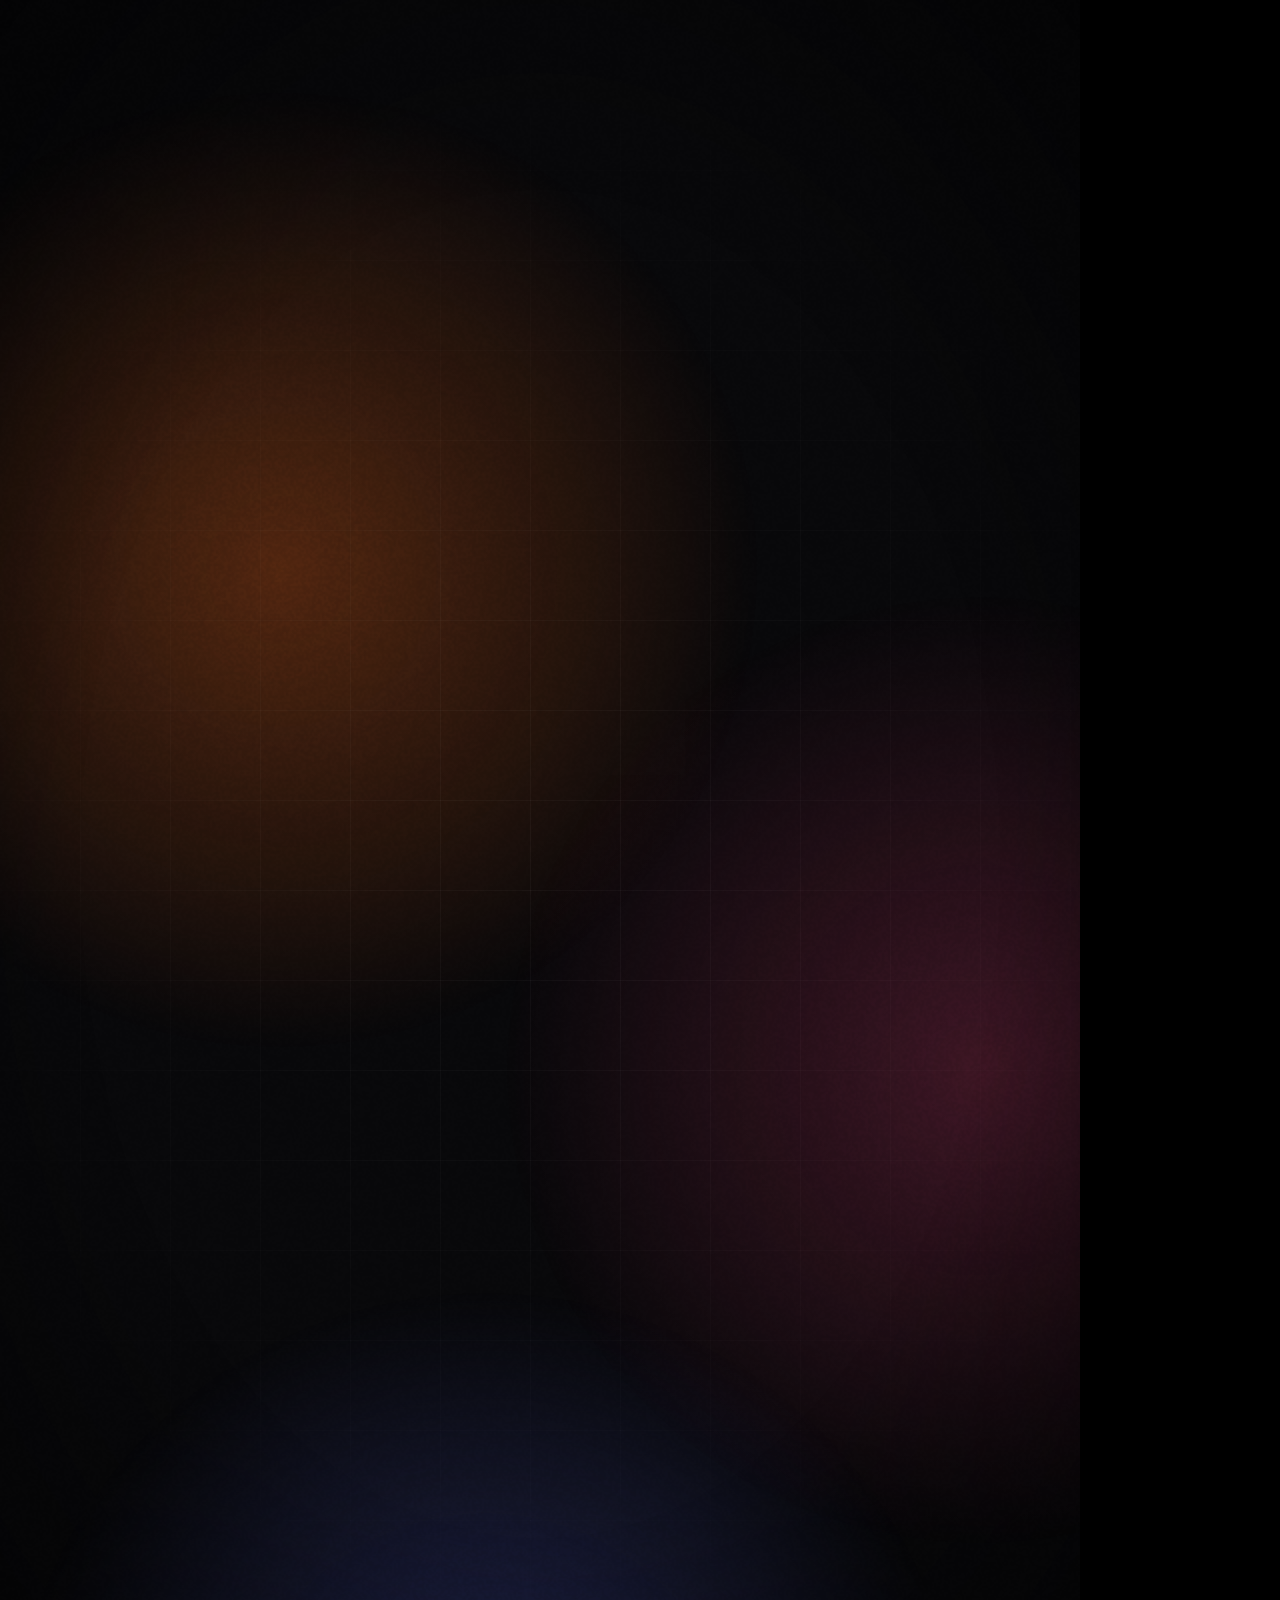
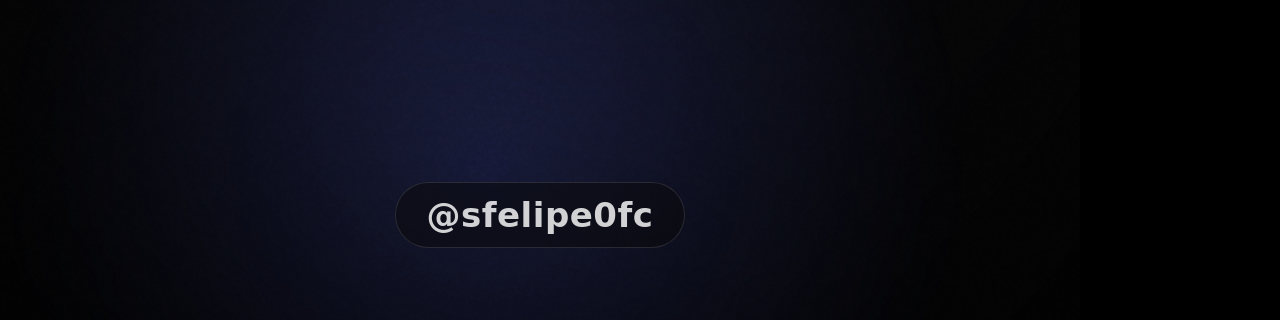
<file: video-lovable/index.html>
<!doctype html>
<html lang="pt-BR">
<head>
<meta charset="utf-8">
<title>Lovable motion 9:16</title>
<style>
*{box-sizing:border-box;margin:0;padding:0}
html,body{width:1080px;height:1920px;background:#000;overflow:hidden}
body{font-family:"Inter Display","Inter",system-ui,sans-serif;color:#fff;-webkit-font-smoothing:antialiased}
#stage{position:relative;width:1080px;height:1920px;overflow:hidden;background:#08080A}
.abs{position:absolute}
.full{position:absolute;inset:0}
.layer{position:absolute;inset:0;transform-origin:540px 860px}
.ctr{left:0;width:1080px;text-align:center}
/* background */
.blob{position:absolute;width:1100px;height:1100px;border-radius:50%;left:-10px;top:400px;filter:blur(40px)}
#grid{position:absolute;inset:-100px;background-image:linear-gradient(rgba(255,255,255,.045) 1px,transparent 1px),linear-gradient(90deg,rgba(255,255,255,.045) 1px,transparent 1px);background-size:90px 90px;-webkit-mask-image:radial-gradient(ellipse 60% 45% at 50% 45%,#000 0%,transparent 100%)}
#vig{position:absolute;inset:0;background:radial-gradient(ellipse 85% 70% at 50% 45%,transparent 50%,rgba(0,0,0,.72) 100%)}
#grain{position:absolute;inset:0;width:1080px;height:1920px;opacity:.07;mix-blend-mode:overlay}
/* type */
.g{background:linear-gradient(95deg,#FF7A1A 0%,#F2477E 38%,#B15CF4 70%,#5E6DF8 100%);-webkit-background-clip:text;background-clip:text;color:transparent}
.k1{font-size:132px;font-weight:800;letter-spacing:-.045em;line-height:1.02}
.k2{font-size:104px;font-weight:800;letter-spacing:-.04em;line-height:1.04}
.k3{font-size:54px;font-weight:500;letter-spacing:-.02em;color:#A2A2AD;line-height:1.2}
.w{display:inline-block;overflow:hidden;vertical-align:top;padding:0 .02em .14em;margin-bottom:-.14em}
.wi{display:inline-block;will-change:transform}
.pill{display:inline-flex;align-items:center;gap:14px;padding:14px 30px;border-radius:999px;font-size:30px;font-weight:700;letter-spacing:.18em;color:#fff;background:rgba(255,255,255,.05);border:1px solid rgba(255,255,255,.14)}
.pill .dot{width:12px;height:12px;border-radius:50%;background:linear-gradient(135deg,#FF7A1A,#B15CF4);box-shadow:0 0 18px #F2477E}
.glass{background:linear-gradient(180deg,rgba(255,255,255,.075),rgba(255,255,255,.025));border:1px solid rgba(255,255,255,.12);border-radius:32px;box-shadow:0 40px 90px rgba(0,0,0,.55),inset 0 1px 0 rgba(255,255,255,.1)}
.gbg{background:linear-gradient(135deg,#FF7A1A 0%,#F2477E 40%,#B15CF4 75%,#5E6DF8 100%)}
.bar{height:16px;border-radius:9px;background:rgba(255,255,255,.14)}
.ib{display:flex;align-items:center;justify-content:center;border-radius:22px}
svg.ic{display:block}
/* captions */
#cap{position:absolute;left:40px;width:1000px;top:1478px;text-align:center;font-size:60px;font-weight:800;letter-spacing:-.015em;line-height:1.12;text-shadow:0 6px 30px rgba(0,0,0,.85),0 2px 6px rgba(0,0,0,.7)}
#cap span{display:inline-block;margin:0 .13em;transition:none}
#cap .fut{color:rgba(255,255,255,.38)}
#cap .now{color:#fff}
#cap .now.hl{background:linear-gradient(95deg,#FF8A2A,#F2477E 55%,#B15CF4);-webkit-background-clip:text;background-clip:text;color:transparent;text-shadow:none;filter:drop-shadow(0 4px 18px rgba(0,0,0,.8))}
#handle{position:absolute;top:1782px;left:0;width:1080px;display:flex;justify-content:center;z-index:50}
#handle div{font-size:34px;font-weight:600;letter-spacing:.015em;color:rgba(255,255,255,.82);padding:12px 30px;border-radius:999px;background:rgba(10,10,12,.55);border:1px solid rgba(255,255,255,.12)}
</style>
</head>
<body>
<div id="stage">
  <!-- BACKGROUND -->
  <div class="full" id="bgwrap">
    <div class="blob" id="b1" style="background:radial-gradient(circle,rgba(255,110,30,.55) 0%,rgba(255,110,30,0) 62%)"></div>
    <div class="blob" id="b2" style="background:radial-gradient(circle,rgba(242,71,126,.5) 0%,rgba(242,71,126,0) 62%)"></div>
    <div class="blob" id="b3" style="background:radial-gradient(circle,rgba(94,109,248,.55) 0%,rgba(94,109,248,0) 62%)"></div>
    <div id="grid"></div>
  </div>

  <div class="layer" id="world">

  <!-- ========== SCENE 1 : HOOK ========== -->
  <div class="layer" id="S1">
    <!-- h1 -->
    <div class="layer" id="h1g">
      <div class="abs ctr" style="top:250px"><div class="k3 split" id="h1a">Sua apresentação ainda parece um</div></div>
      <div class="abs ctr" style="top:330px"><div class="k1 split" id="h1b">PDF parado?</div></div>
      <div class="abs" id="pdf" style="left:270px;top:620px;width:540px;height:700px;border-radius:26px;background:#1d1d21;border:1px solid #2c2c32;box-shadow:0 50px 100px rgba(0,0,0,.6);padding:44px 46px">
        <div style="display:flex;align-items:center;gap:18px">
          <div style="background:#4a4a52;color:#18181b;font-weight:800;font-size:26px;padding:8px 14px;border-radius:10px">PDF</div>
          <div style="color:#6d6d77;font-size:26px;font-weight:500">Relatório_final_v7.pdf</div>
        </div>
        <div class="bar" style="margin-top:56px;width:80%;height:30px;background:#34343b"></div>
        <div class="bar" style="margin-top:34px;width:100%;background:#2b2b31"></div>
        <div class="bar" style="margin-top:20px;width:94%;background:#2b2b31"></div>
        <div class="bar" style="margin-top:20px;width:97%;background:#2b2b31"></div>
        <div class="bar" style="margin-top:20px;width:60%;background:#2b2b31"></div>
        <div class="bar" style="margin-top:44px;width:100%;background:#2b2b31"></div>
        <div class="bar" style="margin-top:20px;width:91%;background:#2b2b31"></div>
        <div class="bar" style="margin-top:20px;width:96%;background:#2b2b31"></div>
        <div class="bar" style="margin-top:20px;width:70%;background:#2b2b31"></div>
        <div class="bar" style="margin-top:44px;width:88%;background:#2b2b31"></div>
        <div class="bar" style="margin-top:20px;width:52%;background:#2b2b31"></div>
        <div style="position:absolute;bottom:34px;left:0;width:100%;text-align:center;color:#55555e;font-size:24px">Página 1 de 47</div>
        <div id="pauseic" style="position:absolute;left:50%;top:50%;width:150px;height:150px;margin:-75px;border-radius:50%;background:rgba(0,0,0,.55);border:2px solid rgba(255,255,255,.18);display:flex;align-items:center;justify-content:center;gap:18px">
          <div style="width:18px;height:58px;border-radius:5px;background:#bdbdc6"></div><div style="width:18px;height:58px;border-radius:5px;background:#bdbdc6"></div>
        </div>
      </div>
    </div>
    <!-- h2 -->
    <div class="layer" id="h2g">
      <div class="abs ctr" style="top:250px"><div class="k3 split" id="h2a">E o seu site ainda só existe</div></div>
      <div class="abs ctr" style="top:330px"><div class="k1 split" id="h2b">na sua cabeça?</div></div>
      <svg class="abs" id="cloud" style="left:90px;top:600px" width="900" height="760" viewBox="0 0 900 760">
        <path id="cloudp" d="M190 520 C90 520 60 420 120 370 C70 290 140 200 230 225 C250 130 380 100 440 170 C500 90 650 110 670 215 C770 200 840 290 790 370 C850 430 810 530 720 520 C700 590 600 610 540 560 C480 620 330 620 300 560 C250 590 200 570 190 520 Z" fill="rgba(255,255,255,.025)" stroke="rgba(255,255,255,.35)" stroke-width="4" stroke-dasharray="14 14" stroke-linecap="round"/>
        <circle id="cb1" cx="260" cy="640" r="26" fill="none" stroke="rgba(255,255,255,.35)" stroke-width="4" stroke-dasharray="8 8"/>
        <circle id="cb2" cx="200" cy="710" r="14" fill="none" stroke="rgba(255,255,255,.35)" stroke-width="4" stroke-dasharray="6 6"/>
        <g id="wire" opacity=".9">
          <rect x="250" y="245" width="400" height="270" rx="18" fill="none" stroke="rgba(255,255,255,.4)" stroke-width="3" stroke-dasharray="10 9"/>
          <line x1="250" y1="285" x2="650" y2="285" stroke="rgba(255,255,255,.3)" stroke-width="3" stroke-dasharray="10 9"/>
          <rect x="285" y="315" width="190" height="22" rx="8" fill="rgba(255,255,255,.18)"/>
          <rect x="285" y="350" width="140" height="22" rx="8" fill="rgba(255,255,255,.12)"/>
          <rect x="285" y="400" width="110" height="38" rx="19" fill="none" stroke="rgba(255,255,255,.35)" stroke-width="3" stroke-dasharray="8 7"/>
          <rect x="500" y="315" width="120" height="120" rx="14" fill="none" stroke="rgba(255,255,255,.3)" stroke-width="3" stroke-dasharray="8 7"/>
          <text x="560" y="390" text-anchor="middle" fill="rgba(255,255,255,.45)" font-size="54" font-weight="700">?</text>
          <rect x="285" y="465" width="330" height="18" rx="8" fill="rgba(255,255,255,.08)"/>
        </g>
      </svg>
    </div>
    <!-- h3 -->
    <div class="layer" id="h3g">
      <div class="abs ctr" style="top:300px"><div class="k3 split" id="h3a">Muita gente ainda faz do jeito mais…</div></div>
      <div class="abs ctr" id="hd" style="top:520px"><span class="k1" style="color:#ECECF1;position:relative">difícil.<i class="strike abs" style="left:-10px;right:-10px;top:56%;height:12px;border-radius:6px;background:#FF5A4E;transform-origin:left center"></i></span></div>
      <div class="abs ctr" id="hl" style="top:720px"><span class="k1" style="color:#ECECF1;position:relative">lento.<i class="strike abs" style="left:-10px;right:-10px;top:56%;height:12px;border-radius:6px;background:#FF5A4E;transform-origin:left center"></i></span></div>
      <div class="abs ctr" id="hm" style="top:920px"><span class="k1" style="color:#ECECF1;position:relative">limitado.<i class="strike abs" style="left:-10px;right:-10px;top:56%;height:12px;border-radius:6px;background:#FF5A4E;transform-origin:left center"></i></span></div>
      <div class="abs" id="hglass" style="left:470px;top:1160px;width:140px;height:140px" data-ic="hourglass" data-s="140" data-c="#7a7a85"></div>
    </div>
    <!-- h4 -->
    <div class="layer" id="h4g">
      <div class="abs" id="orb" style="left:140px;top:560px;width:800px;height:800px;border-radius:50%;background:radial-gradient(circle at 40% 35%,#FF7A1A 0%,#F2477E 35%,#B15CF4 60%,#5E6DF8 80%,transparent 100%);filter:blur(90px);opacity:.0"></div>
      <div class="abs ctr" style="top:300px"><div class="k3 split" id="h4a" style="color:#E6E6EC">E se uma IA te ajudasse<br>a transformar</div></div>
      <div class="abs ctr" style="top:640px"><div class="k1 split" id="h4b">ideia</div></div>
      <div class="abs" id="h4arrow" style="left:480px;top:830px;width:120px;height:120px" data-ic="sparkle" data-s="120" data-c="#fff"></div>
      <div class="abs ctr" style="top:990px"><div class="k1 split g" id="h4c">experiência<br>visual</div></div>
    </div>
  </div>

  <!-- ========== SCENE 2 : INTRO ========== -->
  <div class="layer" id="S2">
    <div class="abs" id="lglow" style="left:140px;top:360px;width:800px;height:800px;border-radius:50%;background:radial-gradient(circle,rgba(242,71,126,.45),rgba(177,92,244,.18) 40%,transparent 68%)"></div>
    <div class="abs" id="lockup" style="left:0;top:660px;width:1080px;height:200px;display:flex;align-items:center;justify-content:center;gap:34px">
      <img id="lheart" src="assets/heart.png" style="height:190px">
      <div style="position:relative;height:166px;overflow:hidden" id="lwmwrap"><img id="lwm" src="assets/wordmark.png" style="height:166px;display:block"></div>
    </div>
    <div class="abs" id="prompt" style="left:80px;top:560px;width:920px;height:180px;padding:0 40px;display:flex;align-items:center;gap:26px;border-radius:44px" >
      <div class="ib gbg" style="width:84px;height:84px;flex:none;border-radius:26px" data-ic="sparkle" data-s="46" data-c="#fff"></div>
      <div id="ptext" style="flex:1;font-size:40px;font-weight:500;line-height:1.25;color:#F1F1F5;letter-spacing:-.01em"></div>
      <div class="ib" style="width:84px;height:84px;flex:none;border-radius:50%;background:#fff" data-ic="send" data-s="40" data-c="#111"></div>
    </div>
    <svg class="abs" id="links" style="left:0;top:0" width="1080" height="1920">
      <path id="ln1" d="M540 742 C540 840 215 830 215 935" fill="none" stroke="url(#lg)" stroke-width="4"/>
      <path id="ln2" d="M540 742 L540 935" fill="none" stroke="url(#lg)" stroke-width="4"/>
      <path id="ln3" d="M540 742 C540 840 865 830 865 935" fill="none" stroke="url(#lg)" stroke-width="4"/>
      <path id="ln4" d="M215 1235 L215 1290 M540 1235 L540 1290 M865 1235 L865 1290" fill="none" stroke="rgba(255,255,255,.25)" stroke-width="3" stroke-dasharray="6 8"/>
      <defs><linearGradient id="lg" x1="0" y1="0" x2="0" y2="1"><stop offset="0" stop-color="#F2477E"/><stop offset="1" stop-color="#5E6DF8"/></linearGradient></defs>
    </svg>
    <div class="abs glass oc" id="oc1" style="left:70px;top:935px;width:290px;height:300px;padding:34px 30px">
      <div class="ib gbg" style="width:96px;height:96px" data-ic="present" data-s="50" data-c="#fff"></div>
      <div style="font-size:36px;font-weight:700;margin-top:30px;letter-spacing:-.02em">Apresentações</div>
      <div class="bar" style="margin-top:22px;width:85%;height:12px"></div><div class="bar" style="margin-top:12px;width:60%;height:12px"></div>
    </div>
    <div class="abs glass oc" id="oc2" style="left:395px;top:935px;width:290px;height:300px;padding:34px 30px">
      <div class="ib gbg" style="width:96px;height:96px" data-ic="globe" data-s="50" data-c="#fff"></div>
      <div style="font-size:36px;font-weight:700;margin-top:30px;letter-spacing:-.02em">Sites</div>
      <div class="bar" style="margin-top:22px;width:85%;height:12px"></div><div class="bar" style="margin-top:12px;width:60%;height:12px"></div>
    </div>
    <div class="abs glass oc" id="oc3" style="left:720px;top:935px;width:290px;height:300px;padding:34px 30px">
      <div class="ib gbg" style="width:96px;height:96px" data-ic="layout" data-s="50" data-c="#fff"></div>
      <div style="font-size:36px;font-weight:700;margin-top:30px;letter-spacing:-.02em">Protótipos</div>
      <div class="bar" style="margin-top:22px;width:85%;height:12px"></div><div class="bar" style="margin-top:12px;width:60%;height:12px"></div>
    </div>
    <div class="abs ctr" id="chips" style="top:1290px;display:flex;justify-content:center;gap:24px">
      <div class="pill chip" style="letter-spacing:.02em;font-size:32px;font-weight:600"><span class="dot"></span>Estrutura</div>
      <div class="pill chip" style="letter-spacing:.02em;font-size:32px;font-weight:600"><span class="dot"></span>Design</div>
      <div class="pill chip" style="letter-spacing:.02em;font-size:32px;font-weight:600"><span class="dot"></span>Lógica</div>
    </div>
  </div>

  <!-- ========== SCENE 3 : PRESENTATIONS ========== -->
  <div class="layer" id="S3">
    <div class="abs ctr" id="p3" style="top:200px"><div class="pill"><span class="dot"></span>APRESENTAÇÕES</div></div>
    <div class="abs" id="ghost1" style="left:110px;top:310px;width:860px;height:510px;border-radius:30px;background:rgba(255,255,255,.03);border:1px solid rgba(255,255,255,.07)"></div>
    <div class="abs" id="ghost2" style="left:90px;top:330px;width:900px;height:520px;border-radius:30px;background:rgba(255,255,255,.04);border:1px solid rgba(255,255,255,.08)"></div>
    <div class="abs glass" id="slide" style="left:60px;top:350px;width:960px;height:560px;padding:46px 50px;background:linear-gradient(160deg,#17171d,#0f0f13);overflow:hidden">
      <div id="sl_tag" style="font-size:24px;font-weight:700;letter-spacing:.16em;color:#8d8d99">01 — ESTRATÉGIA</div>
      <div id="sl_title" style="font-size:56px;font-weight:800;letter-spacing:-.035em;margin-top:14px;line-height:1.05">IA para <span class="g">pequenos negócios</span></div>
      <div class="abs" style="left:50px;top:230px;width:440px">
        <div class="sb" style="display:flex;align-items:center;gap:18px;margin-bottom:30px"><div class="ib" style="width:58px;height:58px;border-radius:16px;background:rgba(255,122,26,.15)" data-ic="zap" data-s="30" data-c="#FF8A3D"></div><div><div style="font-size:28px;font-weight:700">Atendimento</div><div class="bar" style="width:220px;height:10px;margin-top:10px"></div></div></div>
        <div class="sb" style="display:flex;align-items:center;gap:18px;margin-bottom:30px"><div class="ib" style="width:58px;height:58px;border-radius:16px;background:rgba(242,71,126,.15)" data-ic="cpu" data-s="30" data-c="#F2477E"></div><div><div style="font-size:28px;font-weight:700">Automação</div><div class="bar" style="width:180px;height:10px;margin-top:10px"></div></div></div>
        <div class="sb" style="display:flex;align-items:center;gap:18px"><div class="ib" style="width:58px;height:58px;border-radius:16px;background:rgba(94,109,248,.18)" data-ic="trend" data-s="30" data-c="#8C97FF"></div><div><div style="font-size:28px;font-weight:700">Vendas</div><div class="bar" style="width:200px;height:10px;margin-top:10px"></div></div></div>
      </div>
      <div class="abs" id="chart" style="left:540px;top:220px;width:370px;height:280px;border-radius:22px;background:rgba(255,255,255,.035);border:1px solid rgba(255,255,255,.08);padding:26px">
        <div style="font-size:22px;color:#9a9aa6;font-weight:600">Crescimento</div>
        <div style="position:absolute;left:30px;right:30px;bottom:26px;height:170px;display:flex;align-items:flex-end;gap:18px">
          <div class="cb gbg" style="flex:1;border-radius:10px;height:35%"></div>
          <div class="cb gbg" style="flex:1;border-radius:10px;height:50%"></div>
          <div class="cb gbg" style="flex:1;border-radius:10px;height:45%"></div>
          <div class="cb gbg" style="flex:1;border-radius:10px;height:72%"></div>
          <div class="cb gbg" style="flex:1;border-radius:10px;height:100%"></div>
        </div>
      </div>
    </div>
    <div class="abs ctr" style="top:980px"><div class="k3 split" id="t3a">Não é só um</div></div>
    <div class="abs ctr" style="top:1050px"><div class="k2 split" id="t3b">slide bonito.</div></div>
    <div class="abs ctr" style="top:980px"><div class="k3 split" id="t3c">É uma apresentação que</div></div>
    <div class="abs ctr" style="top:1050px"><div class="k2 split g" id="t3d">comunica melhor.</div></div>
    <div class="abs ctr" id="m1" style="top:975px"><span class="k2">Mais clareza.</span></div>
    <div class="abs ctr" id="m2" style="top:1095px"><span class="k2 g">Mais impacto.</span></div>
    <div class="abs ctr" id="m3" style="top:1215px"><span class="k2" style="color:#ECECF1">Menos <span style="position:relative;color:#77777f">slide morto<i class="strike abs" id="m3s" style="left:-6px;right:-6px;top:55%;height:10px;border-radius:5px;background:#FF5A4E;transform-origin:left center"></i></span>.</span></div>
  </div>

  <!-- ========== SCENE 4 : SITES ========== -->
  <div class="layer" id="S4">
    <div class="abs ctr" id="p4" style="top:200px"><div class="pill"><span class="dot"></span>SITES</div></div>
    <div class="abs ctr" style="top:640px"><div class="k3 split" id="t4a">Nos sites,</div></div>
    <div class="abs ctr" style="top:720px"><div class="k1 split" id="t4b">mesma <span class="g">lógica.</span></div></div>
    <div class="abs glass" id="note" style="left:300px;top:560px;width:480px;height:460px;padding:44px;border-radius:30px;background:linear-gradient(170deg,#24201c,#17151a)">
      <div class="ib" style="width:84px;height:84px;border-radius:24px;background:rgba(255,184,80,.15)" data-ic="bulb" data-s="46" data-c="#FFB850"></div>
      <div style="font-size:44px;font-weight:700;margin-top:30px;letter-spacing:-.02em">Ideia solta</div>
      <div style="font-size:32px;font-style:italic;color:#b8b2aa;margin-top:18px;line-height:1.35">"um site pra minha startup, moderno, que explique o produto…"</div>
    </div>
    <div class="abs glass" id="br" style="left:100px;top:300px;width:880px;height:1100px;border-radius:30px;overflow:hidden;background:linear-gradient(180deg,#141419,#0d0d11)">
      <div style="height:64px;display:flex;align-items:center;gap:12px;padding:0 26px;border-bottom:1px solid rgba(255,255,255,.08);background:rgba(255,255,255,.03)">
        <i style="width:16px;height:16px;border-radius:50%;background:#FF5F57"></i><i style="width:16px;height:16px;border-radius:50%;background:#FEBC2E"></i><i style="width:16px;height:16px;border-radius:50%;background:#28C840"></i>
        <div style="margin-left:24px;flex:1;height:36px;border-radius:18px;background:rgba(255,255,255,.06);font-size:20px;color:#8b8b96;display:flex;align-items:center;padding-left:22px">suastartup.com</div>
      </div>
      <div class="sec abs" id="sNav" style="left:36px;top:92px;width:808px;height:50px;display:flex;align-items:center;justify-content:space-between">
        <div style="font-size:30px;font-weight:800;letter-spacing:-.03em">nova<span class="g">.</span></div>
        <div style="display:flex;gap:26px"><div class="bar" style="width:70px;height:12px"></div><div class="bar" style="width:70px;height:12px"></div><div class="bar" style="width:70px;height:12px"></div></div>
      </div>
      <div class="sec abs" id="sHero" style="left:36px;top:170px;width:808px;height:330px">
        <div style="font-size:58px;font-weight:800;letter-spacing:-.04em;line-height:1.02;width:470px">Construa o futuro <span class="g">mais rápido.</span></div>
        <div class="bar" style="margin-top:22px;width:400px;height:12px"></div><div class="bar" style="margin-top:12px;width:320px;height:12px"></div>
        <div id="sCta" class="gbg" style="position:absolute;left:0;top:254px;padding:18px 40px;border-radius:999px;font-size:26px;font-weight:700;box-shadow:0 10px 40px rgba(242,71,126,.45)">Começar agora →</div>
        <div class="gbg" style="position:absolute;right:0;top:0;width:290px;height:320px;border-radius:26px;opacity:.9"><div style="position:absolute;inset:18px;border-radius:18px;background:rgba(0,0,0,.25);border:1px solid rgba(255,255,255,.25)"></div></div>
      </div>
      <div class="sec abs" id="sBen" style="left:36px;top:530px;width:808px;height:200px;display:flex;gap:20px">
        <div class="glass" style="flex:1;border-radius:22px;padding:24px;box-shadow:none"><div class="ib" style="width:56px;height:56px;border-radius:16px;background:rgba(255,122,26,.15)" data-ic="zap" data-s="30" data-c="#FF8A3D"></div><div style="font-size:26px;font-weight:700;margin-top:18px">Rápido</div><div class="bar" style="margin-top:12px;width:80%;height:10px"></div></div>
        <div class="glass" style="flex:1;border-radius:22px;padding:24px;box-shadow:none"><div class="ib" style="width:56px;height:56px;border-radius:16px;background:rgba(242,71,126,.15)" data-ic="shield" data-s="30" data-c="#F2477E"></div><div style="font-size:26px;font-weight:700;margin-top:18px">Seguro</div><div class="bar" style="margin-top:12px;width:80%;height:10px"></div></div>
        <div class="glass" style="flex:1;border-radius:22px;padding:24px;box-shadow:none"><div class="ib" style="width:56px;height:56px;border-radius:16px;background:rgba(94,109,248,.18)" data-ic="trend" data-s="30" data-c="#8C97FF"></div><div style="font-size:26px;font-weight:700;margin-top:18px">Escala</div><div class="bar" style="margin-top:12px;width:80%;height:10px"></div></div>
      </div>
      <div class="sec abs" id="sDep" style="left:36px;top:760px;width:808px;height:170px;display:flex;gap:20px">
        <div style="flex:1;border-radius:22px;padding:24px;background:rgba(255,255,255,.04);border:1px solid rgba(255,255,255,.08);display:flex;gap:18px"><div style="width:62px;height:62px;border-radius:50%;flex:none;background:linear-gradient(135deg,#FFB06B,#F2477E)"></div><div style="flex:1"><div style="color:#FFB850;font-size:22px;letter-spacing:.1em">★★★★★</div><div class="bar" style="margin-top:12px;width:95%;height:10px"></div><div class="bar" style="margin-top:10px;width:70%;height:10px"></div></div></div>
        <div style="flex:1;border-radius:22px;padding:24px;background:rgba(255,255,255,.04);border:1px solid rgba(255,255,255,.08);display:flex;gap:18px"><div style="width:62px;height:62px;border-radius:50%;flex:none;background:linear-gradient(135deg,#B15CF4,#5E6DF8)"></div><div style="flex:1"><div style="color:#FFB850;font-size:22px;letter-spacing:.1em">★★★★★</div><div class="bar" style="margin-top:12px;width:95%;height:10px"></div><div class="bar" style="margin-top:10px;width:60%;height:10px"></div></div></div>
      </div>
      <div class="sec abs" id="sFoot" style="left:0;top:960px;width:880px;height:140px;background:rgba(255,255,255,.035);border-top:1px solid rgba(255,255,255,.08);padding:34px 36px;display:flex;justify-content:space-between">
        <div style="font-size:28px;font-weight:800">nova<span class="g">.</span></div>
        <div style="display:flex;gap:40px"><div><div class="bar" style="width:90px;height:10px"></div><div class="bar" style="width:70px;height:10px;margin-top:12px"></div></div><div><div class="bar" style="width:90px;height:10px"></div><div class="bar" style="width:60px;height:10px;margin-top:12px"></div></div></div>
      </div>
    </div>
    <div class="abs tag" id="tg1" style="left:760px;top:380px"><div class="pill" style="letter-spacing:.04em;font-size:28px;background:#121217;border-color:rgba(242,71,126,.6)">Hero</div></div>
    <div class="abs tag" id="tg2" style="left:690px;top:580px"><div class="pill" style="letter-spacing:.04em;font-size:28px;background:#121217;border-color:rgba(242,71,126,.6)">CTA</div></div>
    <div class="abs tag" id="tg3" style="left:740px;top:800px"><div class="pill" style="letter-spacing:.04em;font-size:28px;background:#121217;border-color:rgba(242,71,126,.6)">Benefícios</div></div>
    <div class="abs tag" id="tg4" style="left:700px;top:1020px"><div class="pill" style="letter-spacing:.04em;font-size:28px;background:#121217;border-color:rgba(242,71,126,.6)">Depoimentos</div></div>
    <div class="abs tag" id="tg5" style="left:780px;top:1230px"><div class="pill" style="letter-spacing:.04em;font-size:28px;background:#121217;border-color:rgba(242,71,126,.6)">Rodapé</div></div>
    <svg class="abs" id="cursor" style="left:0;top:0" width="56" height="56" viewBox="0 0 24 24"><path d="M4 2l15 9-6.5 1.5L9 19z" fill="#fff" stroke="#111" stroke-width="1.2" stroke-linejoin="round"/></svg>
    <div class="abs ctr" style="top:1250px"><div class="k2 split" id="t4z">Da ideia ao <span class="g">layout.</span></div></div>
  </div>

  <!-- ========== SCENE 5 : EXAMPLES ========== -->
  <div class="layer" id="S5">
    <div class="abs ctr" id="p5" style="top:200px"><div class="pill"><span class="dot"></span>NA PRÁTICA</div></div>
    <div class="abs ctr" style="top:640px"><div class="k1 split" id="t5a">Na <span class="g">prática?</span></div></div>
    <!-- ex1 -->
    <div class="abs glass ex" id="ex1" style="left:100px;top:320px;width:880px;height:1040px;padding:56px">
      <div style="display:flex;align-items:center;justify-content:space-between"><div class="g" style="font-size:96px;font-weight:800;letter-spacing:-.05em">01</div><div class="pill" style="font-size:24px">APRESENTAÇÃO</div></div>
      <div style="font-size:60px;font-weight:800;letter-spacing:-.035em;line-height:1.05;margin-top:30px">Como a IA ajuda<br><span class="g">pequenas empresas</span></div>
      <div style="margin-top:52px;display:flex;flex-direction:column;gap:22px">
        <div class="row" style="display:flex;align-items:center;gap:24px;padding:24px;border-radius:24px;background:rgba(255,255,255,.04);border:1px solid rgba(255,255,255,.08)"><div class="ib gbg" style="width:76px;height:76px" data-ic="store" data-s="40" data-c="#fff"></div><div style="flex:1;font-size:36px;font-weight:700">Atendimento 24h</div><div data-ic="check" data-s="40" data-c="#7CF29A"></div></div>
        <div class="row" style="display:flex;align-items:center;gap:24px;padding:24px;border-radius:24px;background:rgba(255,255,255,.04);border:1px solid rgba(255,255,255,.08)"><div class="ib gbg" style="width:76px;height:76px" data-ic="cpu" data-s="40" data-c="#fff"></div><div style="flex:1;font-size:36px;font-weight:700">Processos automáticos</div><div data-ic="check" data-s="40" data-c="#7CF29A"></div></div>
        <div class="row" style="display:flex;align-items:center;gap:24px;padding:24px;border-radius:24px;background:rgba(255,255,255,.04);border:1px solid rgba(255,255,255,.08)"><div class="ib gbg" style="width:76px;height:76px" data-ic="trend" data-s="40" data-c="#fff"></div><div style="flex:1;font-size:36px;font-weight:700">Mais vendas</div><div data-ic="check" data-s="40" data-c="#7CF29A"></div></div>
      </div>
    </div>
    <!-- ex2 -->
    <div class="abs glass ex" id="ex2" style="left:100px;top:320px;width:880px;height:1040px;padding:56px">
      <div style="display:flex;align-items:center;justify-content:space-between"><div class="g" style="font-size:96px;font-weight:800;letter-spacing:-.05em">02</div><div class="pill" style="font-size:24px">SITE INSTITUCIONAL</div></div>
      <div style="margin-top:36px;border-radius:26px;overflow:hidden;border:1px solid rgba(255,255,255,.12);background:#0e0e12">
        <div style="height:50px;display:flex;align-items:center;gap:10px;padding:0 20px;background:rgba(255,255,255,.04)"><i style="width:13px;height:13px;border-radius:50%;background:#FF5F57"></i><i style="width:13px;height:13px;border-radius:50%;background:#FEBC2E"></i><i style="width:13px;height:13px;border-radius:50%;background:#28C840"></i></div>
        <div style="position:relative;padding:40px 40px 44px;height:640px;background:radial-gradient(ellipse at 80% 0%,rgba(177,92,244,.35),transparent 60%),radial-gradient(ellipse at 0% 100%,rgba(255,122,26,.22),transparent 60%)">
          <div style="display:flex;justify-content:space-between;align-items:center"><div style="font-size:30px;font-weight:800">orbit<span class="g">.ai</span></div><div style="padding:10px 22px;border-radius:999px;border:1px solid rgba(255,255,255,.25);font-size:20px">Entrar</div></div>
          <div class="ex2h" style="font-size:64px;font-weight:800;letter-spacing:-.045em;line-height:1.02;margin-top:56px">A startup que <span class="g">simplifica</span> sua operação.</div>
          <div class="ex2b" style="display:inline-block;margin-top:34px;padding:18px 36px;border-radius:999px;background:#fff;color:#111;font-size:26px;font-weight:700">Conheça →</div>
          <div class="ex2f" style="position:absolute;left:40px;right:40px;bottom:40px;display:flex;gap:18px">
            <div style="flex:1;padding:22px;border-radius:20px;background:rgba(255,255,255,.06);border:1px solid rgba(255,255,255,.1)"><div data-ic="rocket" data-s="40" data-c="#FF8A3D"></div><div class="bar" style="margin-top:16px;width:80%;height:10px"></div></div>
            <div style="flex:1;padding:22px;border-radius:20px;background:rgba(255,255,255,.06);border:1px solid rgba(255,255,255,.1)"><div data-ic="zap" data-s="40" data-c="#F2477E"></div><div class="bar" style="margin-top:16px;width:80%;height:10px"></div></div>
            <div style="flex:1;padding:22px;border-radius:20px;background:rgba(255,255,255,.06);border:1px solid rgba(255,255,255,.1)"><div data-ic="shield" data-s="40" data-c="#8C97FF"></div><div class="bar" style="margin-top:16px;width:80%;height:10px"></div></div>
          </div>
        </div>
      </div>
    </div>
    <!-- ex3 -->
    <div class="abs glass ex" id="ex3" style="left:100px;top:320px;width:880px;height:1040px;padding:56px">
      <div style="display:flex;align-items:center;justify-content:space-between"><div class="g" style="font-size:96px;font-weight:800;letter-spacing:-.05em">03</div><div class="pill" style="font-size:24px">PITCH VISUAL</div></div>
      <div style="display:flex;gap:14px;margin-top:34px">
        <div class="pill" style="font-size:24px;letter-spacing:.02em;padding:12px 24px">Problema</div><div class="pill" style="font-size:24px;letter-spacing:.02em;padding:12px 24px">Solução</div><div class="pill" style="font-size:24px;letter-spacing:.02em;padding:12px 24px;background:#fff;color:#111">Resultado</div>
      </div>
      <div style="font-size:40px;font-weight:600;color:#a9a9b4;margin-top:50px">Seu produto em números</div>
      <div class="g" id="metric" style="font-size:170px;font-weight:800;letter-spacing:-.06em;line-height:1;margin-top:10px">+240%</div>
      <svg width="768" height="330" viewBox="0 0 768 330" style="margin-top:20px;display:block">
        <defs><linearGradient id="lg2" x1="0" y1="0" x2="1" y2="0"><stop offset="0" stop-color="#FF7A1A"/><stop offset=".5" stop-color="#F2477E"/><stop offset="1" stop-color="#5E6DF8"/></linearGradient>
        <linearGradient id="lg3" x1="0" y1="0" x2="0" y2="1"><stop offset="0" stop-color="rgba(242,71,126,.35)"/><stop offset="1" stop-color="rgba(242,71,126,0)"/></linearGradient></defs>
        <line x1="0" y1="320" x2="768" y2="320" stroke="rgba(255,255,255,.12)" stroke-width="2"/>
        <line x1="0" y1="220" x2="768" y2="220" stroke="rgba(255,255,255,.06)" stroke-width="2"/>
        <line x1="0" y1="120" x2="768" y2="120" stroke="rgba(255,255,255,.06)" stroke-width="2"/>
        <path id="area3" d="M0 300 C120 290 170 260 260 250 S420 200 500 150 S680 60 768 30 L768 320 L0 320Z" fill="url(#lg3)"/>
        <path id="line3" d="M0 300 C120 290 170 260 260 250 S420 200 500 150 S680 60 768 30" fill="none" stroke="url(#lg2)" stroke-width="8" stroke-linecap="round"/>
        <circle id="dot3" cx="768" cy="30" r="14" fill="#fff"/>
      </svg>
    </div>
  </div>

  <!-- ========== SCENE 6 : DIFFERENTIAL ========== -->
  <div class="layer" id="S6">
    <div class="abs ctr" style="top:300px"><div class="k3 split" id="t6a">E o ponto não é só</div></div>
    <div class="abs ctr" style="top:380px"><div class="k1 split" id="t6b">estética.</div></div>
    <div class="abs glass pr" id="pr1" style="left:110px;top:650px;width:860px;height:170px;padding:0 40px;display:flex;align-items:center;gap:32px">
      <div class="ib gbg" style="width:100px;height:100px;flex:none;border-radius:28px" data-ic="zap" data-s="52" data-c="#fff"></div>
      <div style="flex:1"><div style="font-size:52px;font-weight:800;letter-spacing:-.03em">Velocidade</div><div class="bar" style="margin-top:16px;height:12px;overflow:hidden"><div class="fill gbg" style="height:100%;border-radius:9px"></div></div></div>
    </div>
    <div class="abs glass pr" id="pr2" style="left:110px;top:850px;width:860px;height:170px;padding:0 40px;display:flex;align-items:center;gap:32px">
      <div class="ib gbg" style="width:100px;height:100px;flex:none;border-radius:28px" data-ic="eye" data-s="52" data-c="#fff"></div>
      <div style="flex:1"><div style="font-size:52px;font-weight:800;letter-spacing:-.03em">Clareza</div><div class="bar" style="margin-top:16px;height:12px;overflow:hidden"><div class="fill gbg" style="height:100%;border-radius:9px"></div></div></div>
    </div>
    <div class="abs glass pr" id="pr3" style="left:110px;top:1050px;width:860px;height:170px;padding:0 40px;display:flex;align-items:center;gap:32px">
      <div class="ib gbg" style="width:100px;height:100px;flex:none;border-radius:28px" data-ic="msg" data-s="52" data-c="#fff"></div>
      <div style="flex:1"><div style="font-size:52px;font-weight:800;letter-spacing:-.03em">Comunicação</div><div class="bar" style="margin-top:16px;height:12px;overflow:hidden"><div class="fill gbg" style="height:100%;border-radius:9px"></div></div></div>
    </div>
    <div class="abs ctr" style="top:560px"><div class="k3 split" id="t6c" style="color:#D8D8DF">É transformar ideia em algo<br>que as pessoas</div></div>
    <div class="abs ctr" style="top:760px"><div class="k1 split g" id="t6d">realmente<br>entendem.</div></div>
  </div>

  <!-- ========== SCENE 7 : CLOSING ========== -->
  <div class="layer" id="S7">
    <div class="abs ctr" style="top:420px"><div class="k3 split" id="t7a">Hoje, não basta ter</div></div>
    <div class="abs ctr" style="top:500px"><div class="k2 split" id="t7b">uma ideia boa.</div></div>
    <div class="abs ctr" style="top:760px"><div class="k3 split" id="t7c">Você precisa</div></div>
    <div class="abs ctr" style="top:840px"><div class="k1 split g" id="t7d">apresentar<br>bem.</div></div>
    <div class="abs ctr" style="top:620px"><div class="k3 split" id="t7e" style="color:#D8D8DF">E quando a tecnologia te ajuda<br>a comunicar melhor…</div></div>
    <div class="abs ctr" style="top:640px"><div class="k1 split" id="t7f">a diferença<br><span class="g">aparece.</span></div></div>
    <div class="abs" id="eglow" style="left:90px;top:400px;width:900px;height:900px;border-radius:50%;background:radial-gradient(circle,rgba(242,71,126,.4),rgba(94,109,248,.15) 42%,transparent 68%)"></div>
    <div class="abs" id="elock" style="left:0;top:720px;width:1080px;height:200px;display:flex;align-items:center;justify-content:center;gap:34px">
      <img id="eheart" src="assets/heart.png" style="height:190px">
      <div style="position:relative;height:166px;overflow:hidden" id="ewmwrap"><img src="assets/wordmark.png" style="height:166px;display:block"></div>
    </div>
    <div class="abs ctr" id="etag" style="top:990px;font-size:42px;font-weight:500;color:#B9B9C4;letter-spacing:-.01em">Apresentações e sites, <span class="g" style="font-weight:700">com IA.</span></div>
  </div>

  </div><!-- /world -->

  <div id="vig"></div>
  <canvas id="grain" width="540" height="960"></canvas>
  <div id="cap"></div>
  <div id="handle"><div>@sfelipe0fc</div></div>
</div>

<script src="timing.js"></script>
<script>
const $=id=>document.getElementById(id);
const cl=(v,a=0,b=1)=>Math.min(b,Math.max(a,v));
const lerp=(a,b,k)=>a+(b-a)*k;
const E={lin:x=>x,out:x=>1-Math.pow(1-x,3),expo:x=>x>=1?1:1-Math.pow(2,-10*x),io:x=>x<.5?4*x*x*x:1-Math.pow(-2*x+2,3)/2,
  back:x=>{const c1=1.4,c3=c1+1;return 1+c3*Math.pow(x-1,3)+c1*Math.pow(x-1,2)}};
const P=(t,a,d)=>cl((t-a)/d);
const tw=(t,a,d,e='expo')=>E[e](P(t,a,d));

/* ---------- icons ---------- */
const IC={
 sparkle:'<path d="M12 2.5l2.1 6.2 6.4 2.3-6.4 2.3L12 19.5l-2.1-6.2L3.5 11l6.4-2.3z" fill="C" stroke="none"/><path d="M19 2v4M17 4h4" />',
 send:'<path d="M5 12h14M13 6l6 6-6 6"/>',
 present:'<rect x="3" y="4" width="18" height="12" rx="2"/><path d="M12 16v4M8 20h8M7 12l3-3 2 2 4-4"/>',
 globe:'<circle cx="12" cy="12" r="9"/><path d="M3 12h18M12 3a14 14 0 0 1 0 18M12 3a14 14 0 0 0 0 18"/>',
 layout:'<rect x="3" y="3" width="18" height="18" rx="2"/><path d="M3 9h18M9 9v12"/>',
 zap:'<path d="M13 2L4 14h8l-1 8 9-12h-8l1-8z"/>',
 eye:'<path d="M2 12s4-7 10-7 10 7 10 7-4 7-10 7S2 12 2 12z"/><circle cx="12" cy="12" r="3"/>',
 msg:'<path d="M21 15a2 2 0 0 1-2 2H7l-4 4V5a2 2 0 0 1 2-2h14a2 2 0 0 1 2 2z"/><path d="M8 9h8M8 13h5"/>',
 store:'<path d="M3 9l1.5-5h15L21 9M3 9h18v11H3zM9 20v-6h6v6"/>',
 cpu:'<rect x="6" y="6" width="12" height="12" rx="2"/><rect x="9.5" y="9.5" width="5" height="5"/><path d="M9 2v4M15 2v4M9 18v4M15 18v4M2 9h4M2 15h4M18 9h4M18 15h4"/>',
 trend:'<path d="M3 17l6-6 4 4 8-8M15 7h6v6"/>',
 rocket:'<path d="M12 2c4 3 5 8 3 13H9C7 10 8 5 12 2z"/><path d="M9 15l-3 4M15 15l3 4M12 15v5"/><circle cx="12" cy="9" r="1.6"/>',
 shield:'<path d="M12 3l8 3v6c0 5-3.5 8-8 9-4.5-1-8-4-8-9V6z"/><path d="M9 12l2 2 4-4"/>',
 bulb:'<path d="M9 18h6M10 21h4M12 3a6 6 0 0 0-4 10.5c.7.7 1 1.5 1 2.5h6c0-1 .3-1.8 1-2.5A6 6 0 0 0 12 3z"/>',
 hourglass:'<path d="M6 2h12M6 22h12M7 2c0 5 10 6 10 10S7 17 7 22M17 2c0 5-10 6-10 10s10 5 10 10"/>',
 check:'<path d="M5 12l5 5L20 7"/>'
};
document.querySelectorAll('[data-ic]').forEach(el=>{
  const s=el.dataset.s||40,c=el.dataset.c||'#fff';
  el.insertAdjacentHTML('beforeend',`<svg class="ic" width="${s}" height="${s}" viewBox="0 0 24 24" fill="none" stroke="${c}" stroke-width="2" stroke-linecap="round" stroke-linejoin="round">${IC[el.dataset.ic].replace(/fill="C"/g,`fill="${c}"`)}</svg>`);
});

/* ---------- split words ---------- */
document.querySelectorAll('.split').forEach(el=>{
  const walk=(node)=>{
    [...node.childNodes].forEach(n=>{
      if(n.nodeType===3){
        const frag=document.createDocumentFragment();
        n.textContent.split(/(\s+)/).forEach(p=>{
          if(!p)return;
          if(/^\s+$/.test(p)){frag.appendChild(document.createTextNode(' '));return;}
          const w=document.createElement('span');w.className='w';
          const wi=document.createElement('span');wi.className='wi';wi.textContent=p;
          // carry gradient if parent is .g
          w.appendChild(wi);frag.appendChild(w);
        });
        n.replaceWith(frag);
      } else if(n.nodeType===1 && n.tagName!=='BR'){walk(n);}
    });
  };
  walk(el);
  // gradient text inside overflow wrappers: apply .g to each .wi when ancestor has .g
  el.querySelectorAll('.wi').forEach(wi=>{ if(wi.closest('.g')){wi.classList.add('g');} });
  el.querySelectorAll('.g .w, .g').forEach(x=>{ if(x!==el && x.tagName==='SPAN' && !x.classList.contains('wi') && x.classList.contains('g')) x.classList.remove('g'); });
  if(el.classList.contains('g')) el.classList.remove('g');
  el._wis=[...el.querySelectorAll('.wi')];
});

/* ---------- style helpers ---------- */
function S(el,o){
  if(typeof el==='string')el=$(el);
  const op=o.o??1,x=o.x||0,y=o.y||0,s=o.s??1,r=o.r||0,b=o.b||0,rx=o.rx||0,ry=o.ry||0;
  el.style.opacity=op.toFixed(4);
  el.style.visibility=op<=0.002?'hidden':'visible';
  el.style.transform=`translate3d(${x.toFixed(2)}px,${y.toFixed(2)}px,0)`+(rx||ry?` perspective(1800px) rotateX(${rx}deg) rotateY(${ry}deg)`:'')+` scale(${s.toFixed(4)}) rotate(${r.toFixed(3)}deg)`;
  el.style.filter=b>0.15?`blur(${b.toFixed(2)}px)`:'none';
}
// generic in/out envelope
function V(t,a,b,o={}){
  const {dy=60,dx=0,s0=1,din=.75,dout=.45,dyo=-30,dxo=0,so=1,blur=16,ein='expo'}=o;
  const ki=tw(t,a,din,ein), ko=b==null?0:E.io(P(t,b,dout));
  return {o:ki*(1-ko),x:dx*(1-ki)+dxo*ko,y:dy*(1-ki)+dyo*ko,s:lerp(s0,1,ki)*lerp(1,so,ko),b:blur*(1-ki)+blur*ko};
}
// word-by-word reveal (rise from mask), with group exit
function R(el,t,a,b,{st=.065,d=.7,dout=.4}={}){
  if(typeof el==='string')el=$(el);
  const ko=b==null?0:E.io(P(t,b,dout));
  el.style.opacity=(1-ko).toFixed(3);
  el.style.visibility=(t<a-.01||ko>=.999)?'hidden':'visible';
  el.style.transform=`translateY(${(-30*ko).toFixed(1)}px)`;
  el.style.filter=ko>0.02?`blur(${(14*ko).toFixed(1)}px)`:'none';
  el._wis.forEach((wi,i)=>{
    const k=tw(t,a+i*st,d);
    wi.style.transform=`translateY(${((1-k)*105).toFixed(2)}%) rotate(${((1-k)*4).toFixed(2)}deg)`;
  });
}
function dash(path,k){ if(!path._L){path._L=path.getTotalLength();path.style.strokeDasharray=path._L;} path.style.strokeDashoffset=(path._L*(1-k)).toFixed(1); }

/* ---------- grain ---------- */
const gc=$('grain').getContext('2d'); const grains=[];
for(let n=0;n<6;n++){const id=gc.createImageData(540,960);let seed=n*9301+49297;for(let i=0;i<id.data.length;i+=4){seed=(seed*16807)%2147483647;const v=seed%255;id.data[i]=id.data[i+1]=id.data[i+2]=v;id.data[i+3]=255;}grains.push(id);}

/* ---------- timing ---------- */
const T=TIMING.cues, END=TIMING.end;
const DUR=END+3.6;
window.DUR=DUR;
const sc=[['S1',0,T.s2],['S2',T.s2,T.s3],['S3',T.s3,T.s4],['S4',T.s4,T.s5],['S5',T.s5,T.s6],['S6',T.s6,T.s7],['S7',T.s7,DUR+5]];

/* ---------- captions ---------- */
let capIdx=-2;
function captions(t){
  const caps=TIMING.caps; let idx=-1;
  for(let i=0;i<caps.length;i++){ if(t>=caps[i].s-0.04 && t<caps[i].e){idx=i;break;} }
  const cap=$('cap');
  if(idx!==capIdx){
    capIdx=idx;
    cap.innerHTML= idx<0?'':caps[idx].w.map(w=>`<span>${w[0]}</span>`).join(' ');
  }
  if(idx<0)return;
  const c=caps[idx], k=tw(t,c.s-0.04,.28);
  cap.style.opacity=(k*(1-P(t,c.e-0.12,.12))).toFixed(3);
  cap.style.transform=`translateY(${((1-k)*18).toFixed(1)}px) scale(${(0.94+0.06*k).toFixed(4)})`;
  [...cap.children].forEach((sp,i)=>{
    const w=c.w[i]; const spoken=t>=w[1]-0.03;
    const cur=spoken && (i===c.w.length-1 || t<c.w[i+1][1]-0.03);
    sp.className=spoken?('now'+(cur?' hl':'')):'fut';
  });
}

/* ---------- render ---------- */
function render(t){
  // background drift
  const sp=t*0.12;
  S('b1',{x:-260+Math.sin(sp)*120,y:-520+Math.cos(sp*.8)*140,o:.55});
  S('b2',{x:300+Math.cos(sp*.9)*140,y:120+Math.sin(sp*1.1)*120,o:.45});
  S('b3',{x:-200+Math.sin(sp*.7+2)*160,y:700+Math.cos(sp*.6)*120,o:.5});
  S('grid',{y:(t*12)%90,o:.9});
  gc.putImageData(grains[Math.floor(t*24)%6],0,0);

  // global camera: slow breathing push
  S('world',{s:1+0.012*Math.sin(t*0.35)});

  // scenes envelopes
  sc.forEach(([id,a,b],i)=>{
    const el=$(id);
    const on=t>=a-0.3 && t<b+0.6;
    el.style.display=on?'block':'none';
    if(!on)return;
    const ki=i===0?1:tw(t,a-0.12,.6), ko=E.io(P(t,b-0.22,.42));
    const lp=P(t,a,b-a);
    el.style.opacity=(ki*(1-ko)).toFixed(3);
    const s=lerp(1.06,1,ki)*lerp(1,0.94,ko)*(1+0.025*lp);
    el.style.transform=`scale(${s.toFixed(4)}) translateY(${(-60*ko).toFixed(1)}px)`;
    el.style.filter=(ki<.98||ko>.02)?`blur(${((1-ki)*18+ko*18).toFixed(1)}px)`:'none';
  });

  if(t<T.s2+0.7) s1(t);
  if(t>T.s2-0.4&&t<T.s3+0.7) s2(t);
  if(t>T.s3-0.4&&t<T.s4+0.7) s3(t);
  if(t>T.s4-0.4&&t<T.s5+0.7) s4(t);
  if(t>T.s5-0.4&&t<T.s6+0.7) s5(t);
  if(t>T.s6-0.4&&t<T.s7+0.7) s6(t);
  if(t>T.s7-0.4) s7(t);
  captions(t);
}

/* ---------- SCENE 1 ---------- */
function s1(t){
  // h1
  const a1=Math.max(0,T.h1-0.15), b1=T.h2-0.15;
  S('h1g',{o:1-E.io(P(t,b1,.45)),x:-120*E.io(P(t,b1,.45)),b:18*E.io(P(t,b1,.45))});
  R('h1a',t,a1,null,{st:.05});
  R('h1b',t,a1+0.45,null,{st:.1,d:.8});
  const pk=tw(t,a1+0.25,1.0);
  S('pdf',{o:pk,y:(1-pk)*160+Math.sin(t*1.3)*6,r:lerp(-12,-4,pk),s:lerp(.9,1,pk),rx:lerp(30,8,pk),b:(1-pk)*10});
  S('pauseic',{o:tw(t,a1+1.0,.5),s:lerp(.6,1,tw(t,a1+1.0,.6,'back'))});
  // h2
  const a2=T.h2-0.1, b2=T.h3-0.15;
  const k2o=E.io(P(t,b2,.45));
  S('h2g',{o:(t>a2-.05?1:0)*(1-k2o),b:18*k2o,s:1-.06*k2o});
  R('h2a',t,a2,null,{st:.05}); R('h2b',t,a2+0.35,null,{st:.09,d:.8});
  const ck=tw(t,a2+0.15,1.4,'out');
  dash($('cloudp'),ck);
  S('cloud',{o:tw(t,a2,.4),y:Math.sin(t*1.1)*10});
  S('cb1',{o:tw(t,a2+.8,.4)}); S('cb2',{o:tw(t,a2+1,.4)});
  $('wire').setAttribute('opacity',(0.25+0.65*tw(t,a2+.6,.8))*(0.75+0.25*Math.sin(t*5.0)));
  // h3
  const a3=T.h3-0.1, b3=T.h4-0.2;
  const k3o=E.io(P(t,b3,.45));
  S('h3g',{o:(t>a3-.05?1:0)*(1-k3o),b:18*k3o,y:-40*k3o});
  R('h3a',t,a3,null,{st:.045});
  [['hd',T.hd],['hl',T.hl],['hm',T.hm]].forEach(([id,c])=>{
    const k=tw(t,c-0.08,.5,'back');
    S(id,{o:cl(k*1.4),s:lerp(1.25,1,k),y:(1-k)*30,b:(1-cl(k))*14});
    const st=$(id).querySelector('.strike');
    st.style.transform=`scaleX(${tw(t,c+0.35,.45,'io').toFixed(3)})`;
  });
  S('hglass',{o:tw(t,T.hd,.6)*.9,r:(Math.floor((t-T.hd)/1.1)*180)+180*E.io(cl(((t-T.hd)%1.1)/.5)),s:.9});
  // h4
  const a4=T.h4-0.1;
  S('h4g',{o:t>a4-.05?1:0});
  const ok=tw(t,a4,1.6,'out');
  S('orb',{o:.0+.55*ok,s:lerp(.3,1,ok)*(1+0.04*Math.sin(t*2))});
  R('h4a',t,a4,null,{st:.06});
  R('h4b',t,T.h4b-0.1,null,{st:.1});
  const ak=tw(t,T.h4b+0.15,.7,'back');
  S('h4arrow',{o:cl(ak),s:lerp(.3,1,ak),r:t*40});
  R('h4c',t,T.h4b+0.35,null,{st:.12,d:.9});
}

/* ---------- SCENE 2 ---------- */
const PTXT='Crie uma apresentação interativa sobre IA para pequenas empresas';
function s2(t){
  const a=T.s2, b=T.s2b;
  // logo reveal
  const hk=tw(t,a-0.05,.9,'back');
  const mv=E.io(P(t,b-0.1,.8)); // move logo up
  S('lockup',{o:cl(tw(t,a-0.05,.5)),s:lerp(1,.5,mv),y:lerp(0,-400,mv)});
  S('lheart',{s:lerp(.4,1,hk),r:lerp(-25,0,hk),b:(1-cl(hk))*10});
  const wk=tw(t,a+0.25,1.0);
  $('lwmwrap').style.width=(wk*$('lwm').naturalWidth*(166/$('lwm').naturalHeight)).toFixed(1)+'px';
  S('lwm',{x:(1-wk)*-60});
  S('lglow',{o:tw(t,a,1.2)*(1-mv*.6)*(0.85+0.15*Math.sin(t*2.2)),s:lerp(.5,1,tw(t,a,1.4))*(1-mv*.3),y:-380*mv});
  // prompt
  const pk=tw(t,b+0.1,.8);
  S('prompt',{o:pk,y:(1-pk)*50,s:lerp(.94,1,pk),b:(1-pk)*10});
  $('prompt').className='abs glass';
  const n=Math.floor(cl((t-b-0.45)*26,0,PTXT.length));
  const caret=(Math.floor(t*2.2)%2===0 || n<PTXT.length)?'<span style="display:inline-block;width:4px;height:42px;background:#F2477E;vertical-align:-8px;margin-left:4px"></span>':'';
  $('ptext').innerHTML=(n?PTXT.slice(0,n):'<span style="color:#6f6f7a">Descreva sua ideia…</span>')+caret;
  // outputs
  [['oc1','ln1',T.s2c],['oc2','ln2',T.s2d],['oc3','ln3',T.s2e]].forEach(([id,ln,c])=>{
    dash($(ln),tw(t,c-0.35,.5,'io'));
    $(ln).style.opacity=t>c-0.36?1:0;
    const k=tw(t,c-0.1,.7,'back');
    S(id,{o:cl(tw(t,c-0.1,.4)),y:(1-k)*80,s:lerp(.85,1,k)});
  });
  // chips
  const ck=tw(t,T.s2f,.6);
  $('ln4').style.opacity=ck;
  [...document.querySelectorAll('#chips .chip')].forEach((ch,i)=>{const k=tw(t,T.s2f+0.15+i*0.35,.6,'back');S(ch,{o:cl(k),y:(1-k)*30,s:lerp(.8,1,k)});});
}

/* ---------- SCENE 3 ---------- */
function s3(t){
  const a=T.s3;
  S('p3',V(t,a,null,{dy:-30}));
  const k=tw(t,a+0.1,1.1);
  const shrink=E.io(P(t,T.s3e-0.2,.7));
  S('slide',{o:cl(k*1.3),rx:lerp(35,0,k),y:(1-k)*120-shrink*40,s:lerp(.85,1,k)*lerp(1,.92,shrink)});
  S('ghost1',{o:tw(t,a+.4,.8)*.9,y:-30*tw(t,a+.4,.8)-shrink*40,s:lerp(1,.92,shrink)});
  S('ghost2',{o:tw(t,a+.3,.8)*.9,y:-15*tw(t,a+.3,.8)-shrink*40,s:lerp(1,.92,shrink)});
  S('sl_title',V(t,a+0.4,null,{dy:30}));
  S('sl_tag',V(t,a+0.3,null,{dy:20}));
  [...document.querySelectorAll('#S3 .sb')].forEach((el,i)=>S(el,V(t,T.s3b-0.1+i*0.18,null,{dx:-40,dy:0})));
  [...document.querySelectorAll('#S3 .sb .ib')].forEach((el,i)=>{const kk=tw(t,T.s3c-0.1+i*0.15,.6,'back');S(el,{s:lerp(.4,1,kk)*(T.s3c<=t?1:1),o:1});});
  S('chart',V(t,T.s3c+0.1,null,{dy:40}));
  [...document.querySelectorAll('#S3 .cb')].forEach((el,i)=>{const kk=tw(t,T.s3d-0.05+i*0.1,.9,'out');el.style.transform=`scaleY(${kk.toFixed(3)})`;el.style.transformOrigin='bottom';});
  R('t3a',t,T.s3e-0.05,T.s3f-0.4,{dout:.3}); R('t3b',t,T.s3e+0.25,T.s3f-0.4,{st:.08,dout:.3});
  R('t3c',t,T.s3f-0.05,T.s3g-0.42,{dout:.3}); R('t3d',t,T.s3f+0.25,T.s3g-0.42,{st:.08,dout:.3});
  [['m1',T.s3g],['m2',T.s3h],['m3',T.s3i]].forEach(([id,c])=>{const kk=tw(t,c-0.04,.6,'back');S(id,{o:cl(tw(t,c-0.04,.35)),y:(1-kk)*60,s:lerp(.9,1,kk),b:(1-cl(kk))*10});});
  $('m3s').style.transform=`scaleX(${tw(t,T.s3i+0.45,.45,'io').toFixed(3)})`;
}

/* ---------- SCENE 4 ---------- */
function s4(t){
  const a=T.s4;
  S('p4',V(t,a,null,{dy:-30}));
  R('t4a',t,a,T.s4b-0.25); R('t4b',t,a+0.25,T.s4b-0.25,{st:.09});
  // note
  const nk=tw(t,T.s4b-0.05,.8,'back');
  const nf=E.io(P(t,T.s4c-0.1,.7));
  S('note',{o:cl(nk)*(1-nf),y:(1-nk)*80-nf*300,x:-nf*260,r:lerp(-12,-4,nk)+nf*-8,s:lerp(.8,1,nk)*lerp(1,.4,nf)});
  // browser
  const bk=tw(t,T.s4c,.9);
  const zk=E.io(P(t,T.s4z-0.15,.8));
  S('br',{o:bk,y:(1-bk)*120-zk*70,s:lerp(.9,1,bk)*lerp(1,.8,zk),rx:lerp(20,0,bk)});
  const secs=[['sNav',T.s4c+0.3],['sHero',T.s4hero-0.1],['sBen',T.s4ben-0.1],['sDep',T.s4dep-0.1],['sFoot',T.s4rod-0.1]];
  secs.forEach(([id,c])=>{const k=tw(t,c,.7);S(id,{o:k,y:(1-k)*40,b:(1-k)*8});});
  const ctk=tw(t,T.s4cta-0.05,.6,'back');
  S('sCta',{o:cl(ctk),s:lerp(.6,1,ctk)*(1+0.04*Math.sin((t-T.s4cta)*6)*P(t,T.s4cta,.3)*(1-P(t,T.s4cta+1.2,.5)))});
  const tags=[['tg1',T.s4hero],['tg2',T.s4cta],['tg3',T.s4ben],['tg4',T.s4dep],['tg5',T.s4rod]];
  tags.forEach(([id,c],i)=>{const k=tw(t,c+0.05,.55,'back');const nxt=i<4?tags[i+1][1]:T.s4z;const ko=E.io(P(t,Math.max(nxt+0.6,c+1.2),.4));S(id,{o:cl(k)*(1-ko),x:(1-k)*40,s:lerp(.7,1,k)});});
  // cursor path between section targets
  const pts=[[880,1500,T.s4c],[700,560,T.s4hero],[330,780,T.s4cta],[560,960,T.s4ben],[440,1170,T.s4dep],[620,1330,T.s4rod],[900,1600,T.s4z]];
  let cx=pts[0][0],cy=pts[0][1];
  for(let i=0;i<pts.length-1;i++){ if(t>=pts[i][2]-0.4){const k=E.io(P(t,pts[i+1][2]-0.45,.45));cx=lerp(pts[i][0],pts[i+1][0],k);cy=lerp(pts[i][1],pts[i+1][1],k);} }
  const click=[T.s4hero,T.s4cta,T.s4ben,T.s4dep,T.s4rod].some(c=>t>c&&t<c+0.18);
  S('cursor',{x:cx,y:cy,o:tw(t,T.s4c+0.3,.4)*(1-P(t,T.s4z,.4)),s:click?.85:1});
  R('t4z',t,T.s4z,null,{st:.08});
}

/* ---------- SCENE 5 ---------- */
function s5(t){
  const a=T.s5;
  S('p5',V(t,a,null,{dy:-30}));
  R('t5a',t,a,T.s5a-0.3,{st:.1});
  const cs=[['ex1',T.s5a,T.s5b],['ex2',T.s5b,T.s5c],['ex3',T.s5c,null]];
  cs.forEach(([id,c,n])=>{
    const ki=tw(t,c-0.3,.85), ko=n==null?0:E.io(P(t,n-0.35,.6));
    S(id,{o:ki*(1-ko*.999),x:(1-ki)*700-ko*760,s:lerp(.9,1,ki)*lerp(1,.86,ko),ry:(1-ki)*-28+ko*24,b:(1-ki)*8+ko*10});
  });
  [...document.querySelectorAll('#ex1 .row')].forEach((el,i)=>S(el,V(t,T.s5a+0.4+i*0.35,null,{dx:60,dy:0})));
  S(document.querySelector('#ex2 .ex2h'),V(t,T.s5b+0.25,null,{dy:40}));
  S(document.querySelector('#ex2 .ex2b'),V(t,T.s5b+0.6,null,{dy:30,s0:.8}));
  S(document.querySelector('#ex2 .ex2f'),V(t,T.s5b+0.85,null,{dy:50}));
  const lk=tw(t,T.s5c+0.3,1.6,'io');
  dash($('line3'),lk); $('area3').style.opacity=lk*0.9; $('dot3').style.opacity=P(t,T.s5c+1.7,.3);
  const num=Math.round(240*tw(t,T.s5c+0.3,1.6,'out'));
  $('metric').textContent='+'+num+'%';
}

/* ---------- SCENE 6 ---------- */
function s6(t){
  const a=T.s6, e=T.s6e;
  R('t6a',t,a,e-0.25); R('t6b',t,a+0.45,e-0.25,{st:.1});
  [['pr1',T.s6b],['pr2',T.s6c],['pr3',T.s6d]].forEach(([id,c],i)=>{
    const v=V(t,c-0.15,e-0.25+i*0.06,{dx:-80,dy:0});S(id,v);
    $(id).querySelector('.fill').style.width=(100*tw(t,c+0.05,1.1,'io')).toFixed(1)+'%';
  });
  R('t6c',t,e,null,{st:.05}); R('t6d',t,e+0.6,null,{st:.12,d:.9});
}

/* ---------- SCENE 7 ---------- */
function s7(t){
  const a=T.s7;
  R('t7a',t,a,T.s7c-0.25); R('t7b',t,a+0.3,T.s7c-0.25,{st:.08});
  R('t7c',t,T.s7b-0.05,T.s7c-0.25); R('t7d',t,T.s7b+0.2,T.s7c-0.25,{st:.12,d:.9});
  R('t7e',t,T.s7c,T.s7d-0.2,{st:.05});
  const lg=END+0.5; // logo end card
  R('t7f',t,T.s7d-0.05,lg-0.2,{st:.1,d:.9});
  const k=tw(t,lg,1.0,'back');
  S('elock',{o:cl(tw(t,lg,.5)),s:lerp(.7,1,k)});
  S('eheart',{s:lerp(.3,1,k),r:lerp(-20,0,cl(k))});
  const wk=tw(t,lg+0.3,1.0);
  const wm=$('ewmwrap').querySelector('img');
  $('ewmwrap').style.width=(wk*wm.naturalWidth*(166/wm.naturalHeight)).toFixed(1)+'px';
  S('eglow',{o:tw(t,lg,1.2)*(0.85+0.15*Math.sin(t*2)),s:lerp(.4,1,tw(t,lg,1.5))});
  S('etag',V(t,lg+0.9,null,{dy:30}));
}

window.render=render;
window.getSFX=function(){
  const ev=[];
  const W=(t,g=1)=>ev.push({t,type:'whoosh',g});
  const Pp=(t,g=1)=>ev.push({t,type:'pop',g});
  const C=(t,g=1)=>ev.push({t,type:'click',g});
  const Sh=(t,g=1)=>ev.push({t,type:'shimmer',g});
  Pp(T.h1+0.5,.8); W(T.h2-0.2,.7); W(T.h3-0.2,.6);
  [T.hd,T.hl,T.hm].forEach(c=>{Pp(c,.7);C(c+0.45,.5);});
  Sh(T.h4b+0.15,.6);
  W(T.s2-0.25,1); Sh(T.s2+0.05,1);
  W(T.s2b,.5);
  for(let i=0;i<PTXT.length;i+=2) C(T.s2b+0.45+i/26,.18);
  [T.s2c,T.s2d,T.s2e].forEach(c=>Pp(c-0.05,.7));
  [0,1,2].forEach(i=>Pp(T.s2f+0.15+i*0.35,.45));
  W(T.s3-0.2,.9); Pp(T.s3b,.5); Pp(T.s3c,.5); Pp(T.s3d,.5);
  [T.s3g,T.s3h,T.s3i].forEach(c=>Pp(c-0.05,.7)); C(T.s3i+0.45,.5);
  W(T.s4-0.2,.9); Pp(T.s4b,.6); W(T.s4c,.5);
  [T.s4hero,T.s4cta,T.s4ben,T.s4dep,T.s4rod].forEach(c=>C(c,.6));
  Sh(T.s4z,.5);
  W(T.s5-0.2,.9); W(T.s5a-0.3,.6); W(T.s5b-0.35,.6); W(T.s5c-0.35,.6);
  W(T.s6-0.2,.9); [T.s6b,T.s6c,T.s6d].forEach(c=>Pp(c-0.1,.6)); Sh(T.s6e+0.6,.5);
  W(T.s7-0.2,.8); Sh(T.s7d,.6);
  W(END+0.4,.8); Sh(END+0.55,1.1);
  return ev;
};
render(0);
</script>
</body>
</html>
</file>
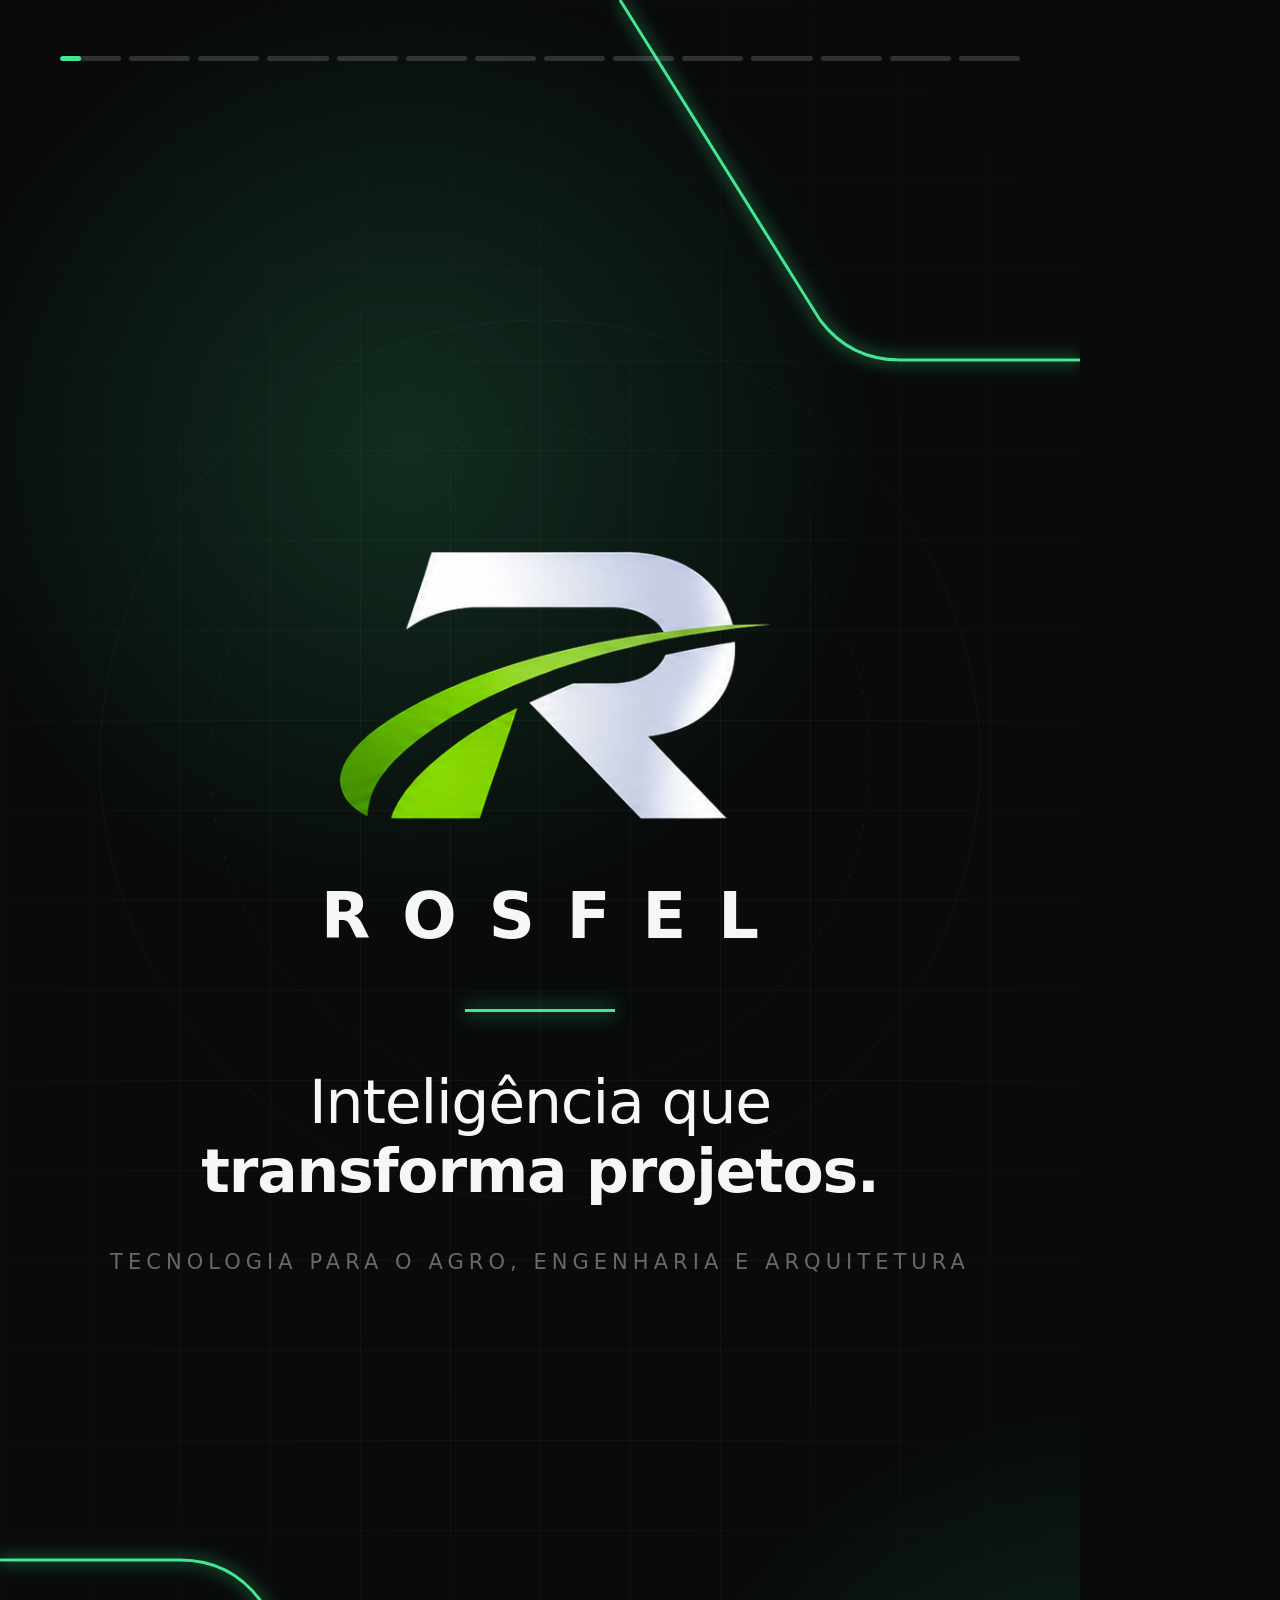
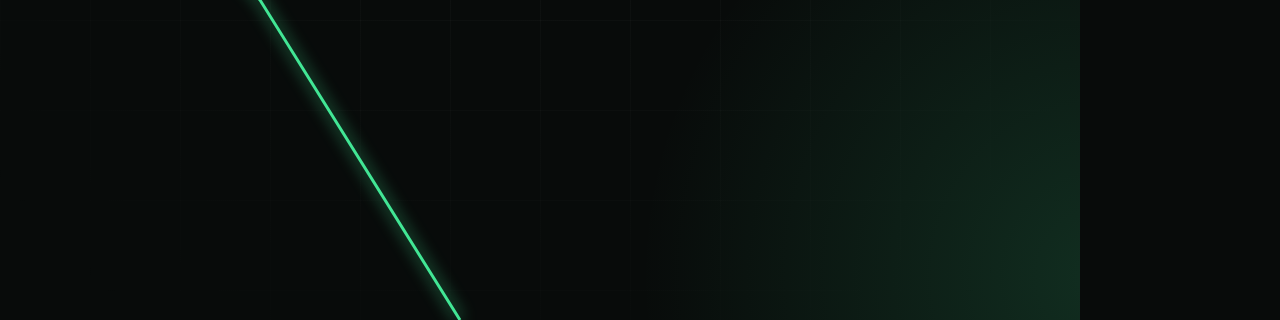
<file: rosfel/video.html>
<!doctype html>
<html lang="pt-BR">
<head>
<meta charset="utf-8">
<meta name="viewport" content="width=1080">
<title>ROSFEL — Vídeo 9:16</title>
<style>
:root{--bg:#080B0A;--graphite:#141A17;--white:#F5F7F5;--green:#42E695;--muted:rgba(245,247,245,.66);--faint:rgba(245,247,245,.4);--line:rgba(245,247,245,.1);--g12:rgba(66,230,149,.12);--ease:cubic-bezier(.2,.7,.2,1)}
*{box-sizing:border-box;margin:0;padding:0}
html,body{width:1080px;height:1920px;overflow:hidden;background:var(--bg);color:var(--white);font-family:"Inter Display","Inter",system-ui,sans-serif;-webkit-font-smoothing:antialiased}
svg{display:block}
#film{position:relative;width:1080px;height:1920px;overflow:hidden;background:var(--bg)}
.grid{position:absolute;inset:0;background-image:linear-gradient(rgba(245,247,245,.04) 1px,transparent 1px),linear-gradient(90deg,rgba(245,247,245,.04) 1px,transparent 1px);background-size:90px 90px;-webkit-mask-image:radial-gradient(ellipse 90% 70% at 50% 50%,#000 30%,transparent 85%)}
.orb{position:absolute;width:1100px;height:1100px;border-radius:50%;background:radial-gradient(circle,rgba(66,230,149,.16),transparent 60%);pointer-events:none}

/* HUD */
.hud{position:absolute;left:60px;right:60px;z-index:10}
#bars{top:56px;display:flex;gap:8px}
#bars i{flex:1;height:5px;border-radius:4px;background:rgba(245,247,245,.16);overflow:hidden;position:relative}
#bars i b{position:absolute;inset:0;width:0;background:var(--green);border-radius:4px}
#brand{top:96px;display:flex;align-items:center;gap:18px;font-size:22px;letter-spacing:.26em;font-weight:600}
#brand img{height:44px}
#brand .sep{width:1px;height:24px;background:var(--line)}
#brand .lbl{color:var(--faint);font-weight:500;font-size:20px}
#foot{bottom:70px;display:flex;justify-content:space-between;font-size:18px;letter-spacing:.24em;text-transform:uppercase;color:var(--faint)}
#wipe{position:absolute;left:0;right:0;height:3px;background:var(--green);box-shadow:0 0 30px 6px rgba(66,230,149,.55);z-index:9;opacity:0}

/* scenes */
.scene{position:absolute;inset:0;padding:220px 80px 230px;display:flex;flex-direction:column;justify-content:center;opacity:0;visibility:hidden;will-change:opacity,transform}
.scene>*{position:relative}
.center{align-items:center;text-align:center}

/* entry animations: delay = scene start + d*120ms */
.scene [data-a]{animation:rise .9s var(--ease) both;animation-delay:calc(var(--s)*1s + var(--d,0)*var(--u,.12s) + .2s)}
@keyframes rise{from{opacity:0;transform:translateY(50px)}to{opacity:1;transform:none}}
.scene [data-a=fade]{animation-name:fade}@keyframes fade{from{opacity:0}to{opacity:1}}
.scene [data-a=zoom]{animation-name:zoom}@keyframes zoom{from{opacity:0;transform:scale(.8)}to{opacity:1;transform:none}}
.scene [data-a=left]{animation-name:left}@keyframes left{from{opacity:0;transform:translateX(-140px)}to{opacity:1;transform:none}}
.scene [data-a=right]{animation-name:right}@keyframes right{from{opacity:0;transform:translateX(140px)}to{opacity:1;transform:none}}
.scene [data-a=pop]{animation-name:pop;animation-duration:.6s}@keyframes pop{0%{opacity:0;transform:scale(.3)}70%{opacity:1;transform:scale(1.12)}100%{opacity:1;transform:none}}
.scene [data-a=logo]{animation-name:logo;animation-duration:1.6s}@keyframes logo{0%{opacity:0;transform:scale(.55) rotate(-8deg);filter:blur(14px)}60%{opacity:1;filter:blur(0)}100%{opacity:1;transform:none}}
.scene [data-a=track]{animation-name:track;animation-duration:1.6s}@keyframes track{from{opacity:0;letter-spacing:1.4em}to{opacity:1;letter-spacing:.5em}}
.draw{stroke-dasharray:1;stroke-dashoffset:1;animation:draw 1.8s var(--ease) both;animation-delay:calc(var(--s)*1s + var(--d,0)*var(--u,.12s) + .3s)}
@keyframes draw{to{stroke-dashoffset:0}}
.flow{stroke-dasharray:6 14;animation:flow 1.2s linear infinite}@keyframes flow{to{stroke-dashoffset:-40}}
.blink{animation:blink 1.6s ease-in-out infinite}@keyframes blink{0%,100%{opacity:.35}50%{opacity:1}}
.spin{transform-origin:center;transform-box:fill-box;animation:spin 30s linear infinite}@keyframes spin{to{transform:rotate(360deg)}}
.out{animation:outk .5s var(--ease) both;animation-delay:calc(var(--s)*1s + var(--o)*1s)}@keyframes outk{from{opacity:1;transform:none}to{opacity:0;transform:scale(.94)}}
.in{animation:ink .7s var(--ease) both;animation-delay:calc(var(--s)*1s + var(--o)*1s)}@keyframes ink{from{opacity:0;transform:scale(1.06)}to{opacity:1;transform:none}}
.lit{animation:litk .5s var(--ease) both;animation-delay:calc(var(--s)*1s + var(--o)*1s)}@keyframes litk{from{}to{background:rgba(66,230,149,.16);border-color:rgba(66,230,149,.7);color:#42E695}}
.ch{animation:fade .05s linear both}
.w{display:inline-block;animation:wordk .55s var(--ease) both}@keyframes wordk{from{opacity:0;transform:translateY(30px);filter:blur(8px)}to{opacity:1;transform:none;filter:none}}

/* tap */
.tap{position:absolute;width:150px;height:150px;margin:-75px 0 0 -75px;border-radius:50%;border:4px solid var(--green);opacity:0;animation:tapk .8s ease-out both;animation-delay:calc(var(--s)*1s + var(--t)*1s);z-index:5;pointer-events:none}
@keyframes tapk{0%{opacity:1;transform:scale(.15)}100%{opacity:0;transform:scale(1.3)}}
.finger{position:absolute;width:64px;height:64px;margin:-32px 0 0 -32px;border-radius:50%;background:rgba(245,247,245,.85);box-shadow:0 0 0 10px rgba(245,247,245,.18);opacity:0;animation:fingk 1.3s var(--ease) both;animation-delay:calc(var(--s)*1s + var(--t)*1s - .55s);z-index:6}
@keyframes fingk{0%{opacity:0;transform:translate(120px,160px)}35%{opacity:1;transform:none}48%{transform:scale(.8)}60%{opacity:1;transform:none}100%{opacity:0;transform:translate(40px,60px)}}
.press{animation:pressk .35s ease both;animation-delay:calc(var(--s)*1s + var(--t)*1s)}@keyframes pressk{0%{transform:scale(1)}40%{transform:scale(.93);filter:brightness(1.3)}100%{transform:none}}

/* type */
.eyebrow{display:flex;align-items:center;gap:18px;font-size:26px;letter-spacing:.24em;text-transform:uppercase;color:var(--green);font-weight:600}
.eyebrow::before{content:"";width:50px;height:2px;background:var(--green)}
.center .eyebrow{justify-content:center}
h1{font-size:128px;line-height:.98;letter-spacing:-.045em;font-weight:700}
h2{font-size:88px;line-height:1.02;letter-spacing:-.04em;font-weight:700;margin:26px 0}
em{font-style:normal;color:var(--green)}
.lead{font-size:38px;line-height:1.42;color:var(--muted)}
.card{background:linear-gradient(180deg,rgba(20,26,23,.95),rgba(20,26,23,.7));border:1px solid var(--line);border-radius:30px}
.ibox{width:76px;height:76px;border-radius:20px;display:grid;place-items:center;color:var(--green);background:var(--g12);border:1px solid rgba(66,230,149,.25);flex:none}
.ico{width:34px;height:34px;fill:none;stroke:currentColor;stroke-width:1.7;stroke-linecap:round;stroke-linejoin:round}
.chip{display:inline-flex;align-items:center;gap:12px;padding:16px 26px;border-radius:999px;border:1px solid var(--line);background:rgba(20,26,23,.85);font-size:28px;color:rgba(245,247,245,.9)}
.chip .ico{width:26px;height:26px;color:var(--green)}
.tag{display:inline-flex;align-items:center;gap:12px;padding:12px 22px;border:1px solid rgba(66,230,149,.4);border-radius:999px;color:var(--green);font-size:22px;letter-spacing:.16em;text-transform:uppercase;font-weight:600;background:rgba(66,230,149,.06)}
.dot{width:10px;height:10px;border-radius:50%;background:var(--green);box-shadow:0 0 12px var(--green)}
.mono{font-family:ui-monospace,"DejaVu Sans Mono",monospace}
.modhead{display:flex;align-items:flex-end;gap:28px;margin-bottom:34px}
.modhead .num{font-size:170px;line-height:.8;font-weight:800;letter-spacing:-.06em;color:transparent;-webkit-text-stroke:2px rgba(66,230,149,.7)}
.modhead h2{margin:0;font-size:84px}
.modhead p{font-size:30px;color:var(--muted);margin-top:12px;line-height:1.3}
.win{border-radius:30px;overflow:hidden;border:1px solid rgba(245,247,245,.12);background:#0D1210;box-shadow:0 50px 120px -40px rgba(0,0,0,.9)}
.win .bar{height:66px;display:flex;align-items:center;gap:12px;padding:0 28px;border-bottom:1px solid var(--line);background:#111714;font-size:21px;color:var(--faint)}
.win .bar i{width:14px;height:14px;border-radius:50%;background:rgba(245,247,245,.16)}
.win .bar span{margin-left:12px}
.bubble{padding:22px 26px;border-radius:24px;font-size:29px;line-height:1.4}
.note{display:flex;gap:16px;align-items:center;font-size:24px;color:var(--faint);line-height:1.4}
.note .ico{color:var(--green);flex:none;width:30px;height:30px}
</style>
</head>
<body>
<svg width="0" height="0" style="position:absolute" aria-hidden="true">
  <symbol id="i-clock" viewBox="0 0 24 24"><circle cx="12" cy="12" r="10"/><path d="M12 6v6l4 2"/></symbol>
  <symbol id="i-repeat" viewBox="0 0 24 24"><path d="m17 2 4 4-4 4"/><path d="M3 11v-1a4 4 0 0 1 4-4h14"/><path d="m7 22-4-4 4-4"/><path d="M21 13v1a4 4 0 0 1-4 4H3"/></symbol>
  <symbol id="i-folder" viewBox="0 0 24 24"><path d="M20 20a2 2 0 0 0 2-2V8a2 2 0 0 0-2-2h-7.9a2 2 0 0 1-1.69-.9L9.6 3.9A2 2 0 0 0 7.93 3H4a2 2 0 0 0-2 2v13a2 2 0 0 0 2 2Z"/></symbol>
  <symbol id="i-ruler" viewBox="0 0 24 24"><path d="M21.3 15.3a2.4 2.4 0 0 1 0 3.4l-2.6 2.6a2.4 2.4 0 0 1-3.4 0L2.7 8.7a2.41 2.41 0 0 1 0-3.4l2.6-2.6a2.41 2.41 0 0 1 3.4 0Z"/><path d="m14.5 12.5 2-2"/><path d="m11.5 9.5 2-2"/><path d="m8.5 6.5 2-2"/><path d="m17.5 15.5 2-2"/></symbol>
  <symbol id="i-alert" viewBox="0 0 24 24"><path d="m21.73 18-8-14a2 2 0 0 0-3.48 0l-8 14A2 2 0 0 0 4 21h16a2 2 0 0 0 1.73-3"/><path d="M12 9v4"/><path d="M12 17h.01"/></symbol>
  <symbol id="i-unlink" viewBox="0 0 24 24"><path d="m18.84 12.25 1.72-1.71h-.02a5.004 5.004 0 0 0-.12-7.07 5.006 5.006 0 0 0-6.95 0l-1.72 1.71"/><path d="m5.17 11.75-1.71 1.71a5.004 5.004 0 0 0 .12 7.07 5.006 5.006 0 0 0 6.95 0l1.71-1.71"/><path d="M8 2v3"/><path d="M2 8h3"/><path d="M16 22v-3"/><path d="M22 16h-3"/></symbol>
  <symbol id="i-present" viewBox="0 0 24 24"><path d="M2 3h20"/><path d="M21 3v11a2 2 0 0 1-2 2H5a2 2 0 0 1-2-2V3"/><path d="m7 21 5-5 5 5"/></symbol>
  <symbol id="i-split" viewBox="0 0 24 24"><rect x="3" y="3" width="6" height="6" rx="1"/><rect x="15" y="15" width="6" height="6" rx="1"/><path d="M9 6h3a3 3 0 0 1 3 3v0"/><path d="M15 18h-3a3 3 0 0 1-3-3v0"/><path d="M15 9v2"/><path d="M9 13v2"/></symbol>
  <symbol id="i-cube" viewBox="0 0 24 24"><path d="M21 8a2 2 0 0 0-1-1.73l-7-4a2 2 0 0 0-2 0l-7 4A2 2 0 0 0 3 8v8a2 2 0 0 0 1 1.73l7 4a2 2 0 0 0 2 0l7-4A2 2 0 0 0 21 16Z"/><path d="m3.3 7 8.7 5 8.7-5"/><path d="M12 22V12"/></symbol>
  <symbol id="i-layers" viewBox="0 0 24 24"><path d="m12.83 2.18a2 2 0 0 0-1.66 0L2.6 6.08a1 1 0 0 0 0 1.83l8.58 3.91a2 2 0 0 0 1.66 0l8.58-3.9a1 1 0 0 0 0-1.83Z"/><path d="m22 17.65-9.17 4.16a2 2 0 0 1-1.66 0L2 17.65"/><path d="m22 12.65-9.17 4.16a2 2 0 0 1-1.66 0L2 12.65"/></symbol>
  <symbol id="i-file" viewBox="0 0 24 24"><path d="M15 2H6a2 2 0 0 0-2 2v16a2 2 0 0 0 2 2h12a2 2 0 0 0 2-2V7Z"/><path d="M14 2v4a2 2 0 0 0 2 2h4"/><path d="M10 9H8"/><path d="M16 13H8"/><path d="M16 17H8"/></symbol>
  <symbol id="i-spark" viewBox="0 0 24 24"><path d="M9.94 14.06 4 20M12 3l1.9 5.1L19 10l-5.1 1.9L12 17l-1.9-5.1L5 10l5.1-1.9Z"/></symbol>
  <symbol id="i-user" viewBox="0 0 24 24"><circle cx="12" cy="8" r="4"/><path d="M4 21a8 8 0 0 1 16 0"/></symbol>
  <symbol id="i-check" viewBox="0 0 24 24"><path d="M20 6 9 17l-5-5"/></symbol>
  <symbol id="i-eye" viewBox="0 0 24 24"><path d="M2 12s3.5-7 10-7 10 7 10 7-3.5 7-10 7S2 12 2 12Z"/><circle cx="12" cy="12" r="3"/></symbol>
  <symbol id="i-play" viewBox="0 0 24 24"><path d="m6 3 14 9-14 9Z"/></symbol>
  <symbol id="i-left" viewBox="0 0 24 24"><path d="m15 18-6-6 6-6"/></symbol>
  <symbol id="i-right" viewBox="0 0 24 24"><path d="m9 18 6-6-6-6"/></symbol>
  <symbol id="i-max" viewBox="0 0 24 24"><path d="M8 3H5a2 2 0 0 0-2 2v3"/><path d="M21 8V5a2 2 0 0 0-2-2h-3"/><path d="M3 16v3a2 2 0 0 0 2 2h3"/><path d="M16 21h3a2 2 0 0 0 2-2v-3"/></symbol>
  <symbol id="i-print" viewBox="0 0 24 24"><path d="M6 18H4a2 2 0 0 1-2-2v-5a2 2 0 0 1 2-2h16a2 2 0 0 1 2 2v5a2 2 0 0 1-2 2h-2"/><path d="M6 9V3h12v6"/><rect x="6" y="14" width="12" height="8" rx="1"/></symbol>
  <symbol id="i-map" viewBox="0 0 24 24"><path d="M14.1 6.2 9.9 3.8a2 2 0 0 0-1.8 0L3.6 6.1A1 1 0 0 0 3 7v12.4a1 1 0 0 0 1.4.9l3.7-1.8a2 2 0 0 1 1.8 0l4.2 2.4a2 2 0 0 0 1.8 0l4.5-2.3a1 1 0 0 0 .6-.9V5.3a1 1 0 0 0-1.4-.9l-3.7 1.8a2 2 0 0 1-1.8 0Z"/><path d="M15 5.8v15"/><path d="M9 3.2v15"/></symbol>
  <symbol id="i-scan" viewBox="0 0 24 24"><path d="M3 7V5a2 2 0 0 1 2-2h2"/><path d="M17 3h2a2 2 0 0 1 2 2v2"/><path d="M21 17v2a2 2 0 0 1-2 2h-2"/><path d="M7 21H5a2 2 0 0 1-2-2v-2"/><circle cx="12" cy="12" r="3"/><path d="m16 16-1.9-1.9"/></symbol>
  <symbol id="i-grid" viewBox="0 0 24 24"><rect x="3" y="3" width="7" height="7" rx="1"/><rect x="14" y="3" width="7" height="7" rx="1"/><rect x="14" y="14" width="7" height="7" rx="1"/><rect x="3" y="14" width="7" height="7" rx="1"/></symbol>
  <symbol id="i-video" viewBox="0 0 24 24"><path d="m16 13 5.2 3.5a.5.5 0 0 0 .8-.4V7.9a.5.5 0 0 0-.8-.4L16 11"/><rect x="2" y="6" width="14" height="12" rx="2"/></symbol>
  <symbol id="i-shield" viewBox="0 0 24 24"><path d="M20 13c0 5-3.5 7.5-7.7 9a1 1 0 0 1-.7 0C7.5 20.5 4 18 4 13V6a1 1 0 0 1 1-1c2 0 4.5-1.2 6.2-2.7a1.2 1.2 0 0 1 1.6 0C14.5 3.8 17 5 19 5a1 1 0 0 1 1 1Z"/><path d="m9 12 2 2 4-4"/></symbol>
  <symbol id="i-trend" viewBox="0 0 24 24"><path d="M22 7 13.5 15.5 8.5 10.5 2 17"/><path d="M16 7h6v6"/></symbol>
  <symbol id="i-git" viewBox="0 0 24 24"><circle cx="12" cy="18" r="3"/><circle cx="6" cy="6" r="3"/><circle cx="18" cy="6" r="3"/><path d="M18 9v2c0 .6-.4 1-1 1H7c-.6 0-1-.4-1-1V9"/><path d="M12 12v3"/></symbol>
  <symbol id="i-users" viewBox="0 0 24 24"><path d="M16 21v-2a4 4 0 0 0-4-4H6a4 4 0 0 0-4 4v2"/><circle cx="9" cy="7" r="4"/><path d="M22 21v-2a4 4 0 0 0-3-3.87"/><path d="M16 3.13a4 4 0 0 1 0 7.75"/></symbol>
  <symbol id="i-plug" viewBox="0 0 24 24"><path d="M12 22v-5"/><path d="M9 8V2"/><path d="M15 8V2"/><path d="M18 8v5a4 4 0 0 1-4 4h-4a4 4 0 0 1-4-4V8Z"/></symbol>
</svg>
<div id="film">
  <div class="grid"></div>
  <div class="orb" id="orb1"></div><div class="orb" id="orb2"></div>
  <div id="wipe"></div>
  <div class="hud" id="bars"></div>
  <div class="hud" id="brand"><img src="assets/logo-symbol.png" alt=""><span>ROSFEL</span><span class="sep"></span><span class="lbl" id="lbl"></span></div>
  <div class="hud" id="foot"><span>Inteligência que transforma projetos</span><span id="cnt"></span></div>

<!-- 1 INTRO -->
<section class="scene center" data-dur="4.8" data-label="" data-nohud>
  <svg width="1080" height="1920" viewBox="0 0 1080 1920" style="position:absolute;inset:0">
    <path d="M0 1560 H180 Q230 1560 260 1600 L460 1920" stroke="#42E695" stroke-width="3" fill="none" pathLength="1" class="draw" style="--d:0;filter:drop-shadow(0 0 8px #42E695)"/>
    <path d="M1080 360 H900 Q850 360 820 320 L620 0" stroke="#42E695" stroke-width="3" fill="none" pathLength="1" class="draw" style="--d:2;filter:drop-shadow(0 0 8px #42E695)"/>
    <circle cx="540" cy="760" r="330" fill="none" stroke="rgba(245,247,245,.07)" stroke-dasharray="3 10" class="spin"/>
    <circle cx="540" cy="760" r="440" fill="none" stroke="rgba(245,247,245,.04)"/>
  </svg>
  <img src="assets/logo-symbol.png" alt="ROSFEL" data-a="logo" style="--d:0;width:470px;margin-top:-120px">
  <div data-a="track" style="--d:5;font-size:64px;font-weight:600;margin-top:40px;padding-left:.5em">ROSFEL</div>
  <div data-a="fade" style="--d:9;width:150px;height:3px;background:var(--green);margin:56px 0;box-shadow:0 0 20px var(--green)"></div>
  <p data-a style="--d:10;font-size:60px;font-weight:300;letter-spacing:-.02em;line-height:1.15">Inteligência que<br><b style="font-weight:700">transforma projetos.</b></p>
  <p data-a style="--d:14;margin-top:44px;font-size:21px;letter-spacing:.24em;text-transform:uppercase;color:var(--faint)">Tecnologia para o agro, engenharia e arquitetura</p>
</section>

<!-- 2 HOOK -->
<section class="scene" data-dur="4.6" data-label="Uma pergunta">
  <div class="eyebrow" data-a>Uma pergunta</div>
  <h1 style="margin-top:40px;font-size:140px">
    <div data-a style="--d:1">Quanto do</div>
    <div data-a style="--d:3">seu tempo</div>
    <div data-a style="--d:5">vai para</div>
    <div data-a style="--d:8"><em>processos</em></div>
    <div data-a style="--d:10"><em>repetitivos?</em></div>
  </h1>
  <svg data-a="zoom" style="--d:6;position:absolute;right:70px;bottom:250px" width="300" height="300" viewBox="0 0 300 300">
    <circle cx="150" cy="150" r="130" fill="rgba(66,230,149,.05)" stroke="rgba(66,230,149,.6)" stroke-width="3"/>
    <g stroke="rgba(245,247,245,.5)" stroke-width="3" id="ticks"></g>
    <line x1="150" y1="150" x2="150" y2="70" stroke="#F5F7F5" stroke-width="6" stroke-linecap="round" style="transform-origin:150px 150px;animation:spin 1.4s linear infinite"/>
    <line x1="150" y1="150" x2="150" y2="44" stroke="#42E695" stroke-width="3" stroke-linecap="round" style="transform-origin:150px 150px;animation:spin .35s linear infinite"/>
    <circle cx="150" cy="150" r="9" fill="#42E695"/>
  </svg>
</section>

<!-- 3 PROBLEMS -->
<section class="scene" data-dur="9.19" style="--u:.2s" data-label="Por que existimos">
  <div class="eyebrow" data-a>O dia a dia de quem projeta</div>
  <h2 data-a style="--d:1">Horas que poderiam ser de <em>criação.</em></h2>
  <div style="display:grid;gap:20px;margin-top:24px">
    <div class="card" data-a="left" style="--d:4;padding:26px 30px;display:flex;gap:26px;align-items:center"><div class="ibox"><svg class="ico"><use href="#i-cube"/></svg></div><span style="font-size:34px;font-weight:500">Famílias no Revit criadas manualmente</span></div>
    <div class="card" data-a="right" style="--d:6;padding:26px 30px;display:flex;gap:26px;align-items:center"><div class="ibox"><svg class="ico"><use href="#i-repeat"/></svg></div><span style="font-size:34px;font-weight:500">Modelagem e documentação repetitivas</span></div>
    <div class="card" data-a="left" style="--d:8;padding:26px 30px;display:flex;gap:26px;align-items:center"><div class="ibox"><svg class="ico"><use href="#i-folder"/></svg></div><span style="font-size:34px;font-weight:500">Arquivos e versões espalhados</span></div>
    <div class="card" data-a="right" style="--d:10;padding:26px 30px;display:flex;gap:26px;align-items:center"><div class="ibox"><svg class="ico"><use href="#i-alert"/></svg></div><span style="font-size:34px;font-weight:500">Retrabalho por inconsistências</span></div>
    <div class="card" data-a="left" style="--d:12;padding:26px 30px;display:flex;gap:26px;align-items:center"><div class="ibox"><svg class="ico"><use href="#i-unlink"/></svg></div><span style="font-size:34px;font-weight:500">Ferramentas que não se conectam</span></div>
    <div class="card" data-a="right" style="--d:14;padding:26px 30px;display:flex;gap:26px;align-items:center"><div class="ibox"><svg class="ico"><use href="#i-present"/></svg></div><span style="font-size:34px;font-weight:500">Apresentações montadas do zero</span></div>
  </div>
</section>

<!-- 4 QUOTE -->
<section class="scene" data-dur="6.01" data-label="Nosso ponto de partida">
  <div data-a="pop" style="font-size:260px;line-height:.6;color:var(--green);font-weight:700;height:130px">“</div>
  <p style="font-size:84px;line-height:1.1;letter-spacing:-.035em;font-weight:600;margin-top:30px" data-words="0.5" data-gap="0.12">O tempo de quem projeta é <em>valioso demais</em> para ser consumido por processos repetitivos.</p>
  <div data-a style="--d:26;margin-top:56px;display:flex;gap:18px;align-items:center;font-size:24px;letter-spacing:.22em;text-transform:uppercase;color:var(--faint)"><span style="width:50px;height:2px;background:var(--green)"></span>Nosso ponto de partida</div>
</section>

<!-- 5 VISION -->
<section class="scene" data-dur="7.35" style="--u:.16s" data-label="Nossa visão">
  <div class="eyebrow" data-a>Conheça a ROSFEL</div>
  <h2 data-a style="--d:1">Uma inteligência que <em>participa</em> do projeto.</h2>
  <p class="lead" data-a style="--d:3">Não apenas responde perguntas: atua <span style="color:var(--white)">dentro do fluxo de trabalho</span>, conectando cada etapa.</p>
  <div style="position:relative;margin-top:50px;display:grid;gap:14px">
    <svg width="20" height="560" viewBox="0 0 20 560" style="position:absolute;left:39px;top:30px"><line x1="10" y1="0" x2="10" y2="520" stroke="rgba(245,247,245,.15)" stroke-width="2"/><line x1="10" y1="0" x2="10" y2="520" stroke="#42E695" stroke-width="3" pathLength="1" class="draw" style="--d:5;animation-duration:2.6s"/></svg>
    <div data-a style="--d:4;display:flex;align-items:center;gap:28px"><span class="lit" style="--o:.9;width:80px;height:80px;border-radius:50%;display:grid;place-items:center;border:2px solid var(--line);background:#111714;color:var(--faint)"><svg class="ico"><use href="#i-spark"/></svg></span><span style="font-size:36px;font-weight:600">Concepção</span></div>
    <div data-a style="--d:5;display:flex;align-items:center;gap:28px"><span class="lit" style="--o:1.35;width:80px;height:80px;border-radius:50%;display:grid;place-items:center;border:2px solid var(--line);background:#111714;color:var(--faint)"><svg class="ico"><use href="#i-cube"/></svg></span><span style="font-size:36px;font-weight:600">Modelagem</span></div>
    <div data-a style="--d:6;display:flex;align-items:center;gap:28px"><span class="lit" style="--o:1.8;width:80px;height:80px;border-radius:50%;display:grid;place-items:center;border:2px solid var(--line);background:#111714;color:var(--faint)"><svg class="ico"><use href="#i-file"/></svg></span><span style="font-size:36px;font-weight:600">Documentação</span></div>
    <div data-a style="--d:7;display:flex;align-items:center;gap:28px"><span class="lit" style="--o:2.25;width:80px;height:80px;border-radius:50%;display:grid;place-items:center;border:2px solid var(--line);background:#111714;color:var(--faint)"><svg class="ico"><use href="#i-scan"/></svg></span><span style="font-size:36px;font-weight:600">Revisão</span></div>
    <div data-a style="--d:8;display:flex;align-items:center;gap:28px"><span class="lit" style="--o:2.7;width:80px;height:80px;border-radius:50%;display:grid;place-items:center;border:2px solid var(--line);background:#111714;color:var(--faint)"><svg class="ico"><use href="#i-present"/></svg></span><span style="font-size:36px;font-weight:600">Apresentação</span></div>
    <div data-a style="--d:9;display:flex;align-items:center;gap:28px"><span class="lit" style="--o:3.15;width:80px;height:80px;border-radius:50%;display:grid;place-items:center;border:2px solid var(--line);background:#111714;color:var(--faint)"><svg class="ico"><use href="#i-check"/></svg></span><span style="font-size:36px;font-weight:600">Entrega</span></div>
  </div>
</section>

<!-- 6 COMPARE -->
<section class="scene" data-dur="15.98" style="--u:.2s" data-label="O poder da automação">
  <div class="eyebrow" data-a>O poder da automação</div>
  <h2 data-a style="--d:1">Mesmo projeto.<br><em>Outro ritmo.</em></h2>
  <div class="card" data-a style="--d:3;padding:34px 36px">
    <div style="display:flex;justify-content:space-between;align-items:center"><span style="font-size:32px;font-weight:600;display:flex;gap:16px;align-items:center"><svg class="ico" style="color:var(--faint)"><use href="#i-user"/></svg>Processo tradicional</span><span style="font-size:18px;letter-spacing:.18em;color:var(--faint)">TUDO MANUAL</span></div>
    <div style="display:flex;flex-wrap:wrap;gap:10px;margin-top:22px">
      <span class="chip" style="font-size:22px;padding:10px 18px;color:var(--muted)">Projeto</span><span class="chip" style="font-size:22px;padding:10px 18px;color:var(--muted)">Famílias</span><span class="chip" style="font-size:22px;padding:10px 18px;color:var(--muted)">Organização</span><span class="chip" style="font-size:22px;padding:10px 18px;color:var(--muted)">Documentação</span><span class="chip" style="font-size:22px;padding:10px 18px;color:var(--muted)">Verificação</span><span class="chip" style="font-size:22px;padding:10px 18px;color:var(--muted)">Apresentação</span>
    </div>
    <div style="margin-top:26px;height:22px;border-radius:12px;background:rgba(245,247,245,.05);display:flex;gap:4px;overflow:hidden">
      <span class="bar" style="--o:1.62;flex:15;background:rgba(245,247,245,.25)"></span><span class="bar" style="--o:1.89;flex:15;background:rgba(245,247,245,.25)"></span><span class="bar" style="--o:2.16;flex:14;background:rgba(245,247,245,.25)"></span><span class="bar" style="--o:2.43;flex:15;background:rgba(245,247,245,.25)"></span><span class="bar" style="--o:2.70;flex:14;background:rgba(245,247,245,.25)"></span><span class="bar" style="--o:2.97;flex:14;background:rgba(245,247,245,.25)"></span><span class="bar" style="--o:3.24;flex:13;background:rgba(66,230,149,.4)"></span>
    </div>
    <div style="display:flex;justify-content:space-between;margin-top:12px;font-size:18px;letter-spacing:.16em;color:var(--faint)"><span>ESFORÇO OPERACIONAL</span><span>CRIAÇÃO</span></div>
  </div>
  <div class="card" data-a style="--d:16;padding:34px 36px;margin-top:24px;border-color:rgba(66,230,149,.4);background:linear-gradient(180deg,rgba(66,230,149,.09),rgba(20,26,23,.8))">
    <div style="font-size:32px;font-weight:600;display:flex;gap:16px;align-items:center"><svg class="ico" style="color:var(--green)"><use href="#i-spark"/></svg>Com a ROSFEL</div>
    <div style="display:grid;gap:12px;margin-top:22px;font-size:27px">
      <div data-a="right" style="--d:18;display:flex;justify-content:space-between;padding:14px 20px;border-radius:14px;border:1px solid rgba(66,230,149,.2)"><span>Você orienta</span><span style="font-size:18px;letter-spacing:.14em;color:var(--faint);align-self:center">PROFISSIONAL</span></div>
      <div data-a="right" style="--d:20;display:flex;justify-content:space-between;padding:14px 20px;border-radius:14px;border:1px solid rgba(66,230,149,.2)"><span>A IA automatiza etapas repetitivas</span><span style="font-size:18px;letter-spacing:.14em;color:var(--green);align-self:center">IA</span></div>
      <div data-a="right" style="--d:22;display:flex;justify-content:space-between;padding:14px 20px;border-radius:14px;border:1px solid rgba(66,230,149,.2)"><span>Você revisa e valida</span><span style="font-size:18px;letter-spacing:.14em;color:var(--faint);align-self:center">PROFISSIONAL</span></div>
    </div>
    <div style="margin-top:24px;height:22px;border-radius:12px;background:rgba(245,247,245,.05);display:flex;gap:4px;overflow:hidden">
      <span class="bar" style="--o:5.40;flex:12;background:rgba(245,247,245,.25)"></span><span class="bar" style="--o:5.67;flex:10;background:rgba(66,230,149,.45)"></span><span class="bar" style="--o:5.94;flex:10;background:rgba(245,247,245,.25)"></span><span class="bar" style="--o:6.21;flex:68;background:var(--green);box-shadow:0 0 20px rgba(66,230,149,.6)"></span>
    </div>
    <div style="display:flex;justify-content:space-between;margin-top:12px;font-size:18px;letter-spacing:.16em;color:var(--faint)"><span>ESFORÇO OPERACIONAL</span><span style="color:var(--green)">MAIS TEMPO PARA CRIAR</span></div>
  </div>
  <p data-a style="--d:34;font-size:50px;line-height:1.12;letter-spacing:-.03em;font-weight:600;margin-top:36px">Menos tempo executando tarefas. <em>Mais tempo criando soluções.</em></p>
  <p data-a style="--d:36;font-size:19px;color:var(--faint);margin-top:14px">Representação conceitual e ilustrativa — não corresponde a medições de produtividade.</p>
</section>

<!-- 7 BIM -->
<section class="scene" data-dur="6.3" data-label="Módulo · BIM">
  <div class="modhead" data-a><span class="num">01</span><div><h2>ROSFEL <em>BIM</em></h2><p>IA aplicada aos processos BIM</p></div></div>
  <div class="win" data-a="zoom" style="--d:2">
    <div class="bar"><i></i><i></i><i></i><span>Assistente de famílias · conceito</span></div>
    <div style="padding:30px;display:grid;gap:20px">
      <div class="bubble" style="background:rgba(245,247,245,.06);border:1px solid var(--line);border-bottom-right-radius:6px;margin-left:80px;min-height:132px" data-type="0.7" data-cps="55">Criar família de janela de correr, 2 folhas, com largura e altura ajustáveis.</div>
      <div style="position:relative;align-self:end;justify-self:end">
        <div class="press" style="--t:2.35;display:inline-flex;gap:12px;align-items:center;padding:16px 30px;border-radius:999px;background:var(--green);color:#06120C;font-weight:700;font-size:26px"><svg class="ico" style="width:26px;height:26px"><use href="#i-spark"/></svg>Gerar família</div>
        <i class="tap" style="--t:2.35;left:50%;top:50%"></i><i class="finger" style="--t:2.35;left:50%;top:50%"></i>
      </div>
      <div style="display:grid;grid-template-columns:1fr 330px;gap:20px;align-items:center">
        <svg id="bimArt" viewBox="0 0 420 470" width="100%" height="470" data-a="fade" style="--d:22"></svg>
        <div id="paramTable" style="display:grid;gap:12px"></div>
      </div>
      <div class="bubble" data-a style="--d:30;background:var(--g12);border:1px solid rgba(66,230,149,.3);border-bottom-left-radius:6px;font-size:25px">Estrutura proposta. <em>Revise antes de carregar no projeto.</em></div>
    </div>
  </div>
</section>

<!-- 8 DESIGN -->
<section class="scene" data-dur="5.4" data-label="Módulo · Design">
  <div class="modhead" data-a><span class="num">02</span><div><h2>ROSFEL <em>Design</em></h2><p>Da ideia à planta 2D e ao modelo 3D</p></div></div>
  <div data-a style="--d:2;display:flex;gap:12px;margin-bottom:22px">
    <span class="chip lit" style="--o:.6;font-size:24px;padding:12px 22px"><b class="mono" style="font-size:18px">01</b>Ideia</span>
    <span class="chip lit" style="--o:1.7;font-size:24px;padding:12px 22px"><b class="mono" style="font-size:18px">02</b>Planta 2D</span>
    <span class="chip lit" style="--o:3.3;font-size:24px;padding:12px 22px"><b class="mono" style="font-size:18px">03</b>Modelo 3D</span>
  </div>
  <div class="bubble card" data-a style="--d:3;font-size:28px;border-radius:24px" data-type="0.7" data-cps="70">“Residência térrea, 2 dormitórios, sala e cozinha integradas.”</div>
  <div class="card" data-a style="--d:12;margin-top:22px;height:720px;position:relative;overflow:hidden">
    <div class="out" style="--o:3.15;position:absolute;inset:0;display:grid;place-items:center"><svg id="planArt" viewBox="-40 -50 440 350" width="880"></svg></div>
    <div class="in" style="--o:3.3;position:absolute;inset:0;display:grid;place-items:center"><svg id="houseArt" viewBox="0 0 460 380" width="900"></svg></div>
  </div>
</section>

<!-- 9 MASTERPLAN -->
<section class="scene" data-dur="6.21" data-label="Módulo · Masterplan">
  <div class="modhead" data-a><span class="num">03</span><div><h2 style="font-size:70px">ROSFEL <em>Masterplan</em></h2><p>Planejamento de propriedades rurais e empreendimentos agroindustriais</p></div></div>
  <div class="win" data-a="zoom" style="--d:2">
    <div class="bar"><i></i><i></i><i></i><span>Estudo de implantação · conceito</span></div>
    <svg id="siteArt" viewBox="0 0 1000 700" width="100%"></svg>
  </div>
  <div style="display:flex;flex-wrap:wrap;gap:12px;margin-top:26px">
    <span class="chip" data-a style="--d:16"><svg class="ico"><use href="#i-map"/></svg>Implantação</span>
    <span class="chip" data-a style="--d:18"><svg class="ico"><use href="#i-trend"/></svg>Circulação e logística</span>
    <span class="chip" data-a style="--d:20"><svg class="ico"><use href="#i-plug"/></svg>Infraestrutura</span>
    <span class="chip" data-a style="--d:22"><svg class="ico"><use href="#i-layers"/></svg>Cenários de expansão</span>
  </div>
</section>

<!-- 10 REVIEW -->
<section class="scene" data-dur="7.97" style="--u:.17s" data-label="Módulo · Review">
  <div class="modhead" data-a><span class="num">04</span><div><h2>ROSFEL <em>Review</em></h2><p>Revisão assistida de projetos</p></div></div>
  <div class="win" data-a="zoom" style="--d:2">
    <div class="bar"><i></i><i></i><i></i><span>Estrutura · pavimento tipo</span><span style="margin-left:auto" class="mono">v03 ⇄ <b style="color:var(--green)">v04</b></span></div>
    <svg id="reviewArt" viewBox="0 0 700 660" width="100%" height="600"></svg>
  </div>
  <div style="display:grid;gap:14px;margin-top:22px">
    <div class="card" data-a="right" style="--d:16;padding:20px 26px;display:flex;gap:20px;align-items:center;border-color:rgba(66,230,149,.4);border-radius:20px"><b class="mono" style="width:44px;height:44px;border-radius:50%;display:grid;place-items:center;background:var(--green);color:#06120C">1</b><span style="font-size:28px">Possível interferência entre duto e viga</span></div>
    <div class="card" data-a="right" style="--d:19;padding:20px 26px;display:flex;gap:20px;align-items:center;border-radius:20px"><b class="mono" style="width:44px;height:44px;border-radius:50%;display:grid;place-items:center;border:2px solid var(--green);color:var(--green)">2</b><span style="font-size:28px">Cota divergente entre planta e corte</span></div>
    <div class="card" data-a="right" style="--d:22;padding:20px 26px;display:flex;gap:20px;align-items:center;border-radius:20px"><b class="mono" style="width:44px;height:44px;border-radius:50%;display:grid;place-items:center;border:2px solid var(--green);color:var(--green)">3</b><span style="font-size:28px">Elemento alterado na v04</span></div>
  </div>
  <p class="note" data-a style="--d:26;margin-top:22px"><svg class="ico"><use href="#i-shield"/></svg>O profissional responsável valida as conclusões e o atendimento às normas.</p>
</section>

<!-- 11 PRESENT -->
<section class="scene" data-dur="6.24" data-label="Módulo · Present">
  <div class="modhead" data-a><span class="num">05</span><div><h2>ROSFEL <em>Present</em></h2><p>Informações técnicas que viram apresentações</p></div></div>
  <div style="display:flex;flex-wrap:wrap;gap:12px;justify-content:center">
    <span class="chip" data-a="pop" style="--d:3;font-size:24px;padding:12px 20px"><svg class="ico"><use href="#i-cube"/></svg>Modelo 3D</span>
    <span class="chip" data-a="pop" style="--d:4;font-size:24px;padding:12px 20px"><svg class="ico"><use href="#i-ruler"/></svg>Plantas</span>
    <span class="chip" data-a="pop" style="--d:5;font-size:24px;padding:12px 20px"><svg class="ico"><use href="#i-file"/></svg>Memoriais</span>
    <span class="chip" data-a="pop" style="--d:6;font-size:24px;padding:12px 20px"><svg class="ico"><use href="#i-grid"/></svg>Imagens</span>
    <span class="chip" data-a="pop" style="--d:7;font-size:24px;padding:12px 20px"><svg class="ico"><use href="#i-layers"/></svg>Dados técnicos</span>
  </div>
  <div style="position:relative;height:300px;display:grid;place-items:center">
    <svg width="920" height="300" viewBox="0 0 920 300" style="position:absolute;inset:0">
      <path d="M160 0 C160 80 400 70 460 150 M760 0 C760 80 520 70 460 150 M460 0 V150" fill="none" stroke="#42E695" stroke-width="2.5" class="flow"/>
      <path d="M460 150 V300 M460 150 C 380 230 220 220 220 300 M460 150 C 540 230 700 220 700 300" fill="none" stroke="#42E695" stroke-width="2.5" class="flow"/>
    </svg>
    <div data-a="zoom" style="--d:9;position:relative;width:220px;height:220px;border-radius:50%;display:grid;place-items:center;background:radial-gradient(circle,rgba(66,230,149,.2),#111714 65%);border:2px solid var(--green);box-shadow:0 0 80px rgba(66,230,149,.4)">
      <img src="assets/logo-symbol.png" alt="" style="width:120px" class="press" data-t>
      <i class="tap" style="--t:1.75;left:50%;top:50%"></i><i class="finger" style="--t:1.75;left:50%;top:50%"></i>
    </div>
  </div>
  <div style="display:grid;grid-template-columns:1fr 1fr;gap:18px">
    <div class="card" data-a="pop" style="--d:17;padding:24px;height:230px;display:flex;flex-direction:column;justify-content:space-between">
      <div style="display:flex;gap:10px;height:120px"><div style="width:90px;background:#F5F7F5;border-radius:6px;padding:10px;display:grid;gap:6px;align-content:start"><i style="height:30px;background:#141A17"></i><i style="height:5px;background:#42E695;width:60%"></i><i style="height:4px;background:#bbb"></i><i style="height:4px;background:#bbb"></i></div><div style="width:90px;background:#dfe5e1;border-radius:6px"></div></div>
      <b style="font-size:28px;display:flex;gap:12px;align-items:center"><svg class="ico" style="color:var(--green)"><use href="#i-file"/></svg>PDFs</b></div>
    <div class="card" data-a="pop" style="--d:19;padding:24px;height:230px;display:flex;flex-direction:column;justify-content:space-between">
      <div style="display:flex;gap:8px;align-items:flex-end;height:120px"><i style="flex:1;height:40%;background:rgba(66,230,149,.4);border-radius:4px"></i><i style="flex:1;height:65%;background:rgba(66,230,149,.6);border-radius:4px"></i><i style="flex:1;height:50%;background:rgba(66,230,149,.5);border-radius:4px"></i><i style="flex:1;height:95%;background:#42E695;border-radius:4px"></i></div>
      <b style="font-size:28px;display:flex;gap:12px;align-items:center"><svg class="ico" style="color:var(--green)"><use href="#i-layers"/></svg>Relatórios</b></div>
    <div class="card" data-a="pop" style="--d:21;padding:24px;height:230px;display:flex;flex-direction:column;justify-content:space-between">
      <div style="height:120px;border-radius:10px;background:#080B0A;border:1px solid rgba(66,230,149,.35);display:grid;grid-template-columns:1fr 1fr;align-items:center;padding:14px;gap:10px"><div style="display:grid;gap:8px"><i style="height:8px;background:#F5F7F5"></i><i style="height:8px;background:#42E695;width:60%"></i></div><svg viewBox="0 0 60 50" height="80"><path d="M10 35 30 23 50 35 30 47Z M10 35V20l20-12 20 12v15 M30 23V8" fill="none" stroke="#42E695" stroke-width="1.5"/></svg></div>
      <b style="font-size:28px;display:flex;gap:12px;align-items:center"><svg class="ico" style="color:var(--green)"><use href="#i-present"/></svg>Apresentações</b></div>
    <div class="card" data-a="pop" style="--d:23;padding:24px;height:230px;display:flex;flex-direction:column;justify-content:space-between">
      <div style="height:120px;border-radius:10px;background:#0C110F;border:1px solid var(--line);display:grid;place-items:center;position:relative"><span style="width:70px;height:70px;border-radius:50%;display:grid;place-items:center;background:rgba(66,230,149,.15);border:2px solid var(--green)"><svg class="ico" style="fill:#42E695;color:#42E695"><use href="#i-play"/></svg></span></div>
      <b style="font-size:28px;display:flex;gap:12px;align-items:center"><svg class="ico" style="color:var(--green)"><use href="#i-video"/></svg>Vídeos <span style="font-size:18px;color:var(--faint);font-weight:500;letter-spacing:.12em">ASSISTIDOS</span></b></div>
  </div>
</section>

<!-- 12 ECOSYSTEM -->
<section class="scene" data-dur="5.0" data-label="Tudo conectado">
  <div class="eyebrow" data-a>Ecossistema ROSFEL</div>
  <h2 data-a style="--d:1">Tudo <em>conectado.</em></h2>
  <p class="lead" data-a style="--d:2">Cada módulo resolve uma etapa. O <span style="color:var(--white)">Workspace</span> centraliza documentos, versões e equipes.</p>
  <svg id="ecoArt" viewBox="0 0 920 900" width="920" height="900" style="margin-top:20px"></svg>
</section>

<!-- 13 FUTURE -->
<section class="scene" data-dur="7.22" style="--u:.16s" data-label="Nosso futuro">
  <div class="eyebrow" data-a>Nosso futuro</div>
  <h2 data-a style="--d:1">Uma plataforma <em>integrada</em>, etapa por etapa.</h2>
  <div style="position:relative;margin-top:30px;display:grid;gap:22px;padding-left:120px">
    <svg width="20" height="700" viewBox="0 0 20 700" style="position:absolute;left:40px;top:40px"><line x1="10" y1="0" x2="10" y2="640" stroke="rgba(245,247,245,.15)" stroke-width="2" stroke-dasharray="3 9"/><line x1="10" y1="0" x2="10" y2="150" stroke="#42E695" stroke-width="3" pathLength="1" class="draw" style="--d:4"/></svg>
    <div data-a style="--d:4;position:relative"><span style="position:absolute;left:-112px;top:16px;width:84px;height:84px;border-radius:50%;display:grid;place-items:center;background:var(--bg);border:3px solid var(--green);box-shadow:0 0 30px rgba(66,230,149,.5);color:var(--green);font-weight:700;font-size:28px">01</span>
      <div class="card" style="padding:26px 30px;border-color:rgba(66,230,149,.5)"><span class="tag"><span class="dot"></span>Estágio atual</span><div style="font-size:38px;font-weight:700;margin-top:14px">Em desenvolvimento</div><div style="font-size:26px;color:var(--muted);margin-top:6px">Concepção da plataforma e dos módulos</div></div></div>
    <div data-a style="--d:7;position:relative"><span style="position:absolute;left:-112px;top:8px;width:84px;height:84px;border-radius:50%;display:grid;place-items:center;background:var(--bg);border:2px solid rgba(245,247,245,.25);color:var(--muted);font-weight:600;font-size:28px">02</span>
      <div class="card" style="padding:24px 30px"><div style="font-size:34px;font-weight:700">Validação</div><div style="font-size:25px;color:var(--muted);margin-top:6px">Protótipos testados com profissionais</div></div></div>
    <div data-a style="--d:10;position:relative"><span style="position:absolute;left:-112px;top:8px;width:84px;height:84px;border-radius:50%;display:grid;place-items:center;background:var(--bg);border:2px solid rgba(245,247,245,.25);color:var(--muted);font-weight:600;font-size:28px">03</span>
      <div class="card" style="padding:24px 30px"><div style="font-size:34px;font-weight:700">Integração</div><div style="font-size:25px;color:var(--muted);margin-top:6px">Módulos conectados e integrações planejadas</div></div></div>
    <div data-a style="--d:13;position:relative"><span style="position:absolute;left:-112px;top:8px;width:84px;height:84px;border-radius:50%;display:grid;place-items:center;background:var(--bg);border:2px dashed rgba(66,230,149,.6);color:var(--green)"><svg class="ico"><use href="#i-spark"/></svg></span>
      <div class="card" style="padding:24px 30px"><div style="font-size:34px;font-weight:700">Ecossistema completo</div><div style="font-size:25px;color:var(--muted);margin-top:6px">Integrado, escalável e em evolução contínua</div></div></div>
  </div>
  <p class="note" data-a style="--d:18;margin-top:34px"><svg class="ico"><use href="#i-shield"/></svg><span>Ferramentas assistentes: o profissional segue responsável por validar resultados e cumprir as normas.</span></p>
</section>

<!-- 14 CLOSE -->
<section class="scene center" data-dur="7.0" data-label="" data-nohud>
  <svg width="1080" height="1920" viewBox="0 0 1080 1920" style="position:absolute;inset:0">
    <path d="M0 1560 H180 Q230 1560 260 1600 L460 1920" stroke="#42E695" stroke-width="3" fill="none" pathLength="1" class="draw" style="--d:0;filter:drop-shadow(0 0 8px #42E695)"/>
    <path d="M1080 360 H900 Q850 360 820 320 L620 0" stroke="#42E695" stroke-width="3" fill="none" pathLength="1" class="draw" style="--d:2;filter:drop-shadow(0 0 8px #42E695)"/>
    <circle cx="540" cy="700" r="300" fill="none" stroke="rgba(245,247,245,.07)" stroke-dasharray="3 10" class="spin"/>
  </svg>
  <img src="assets/logo-symbol.png" alt="ROSFEL" data-a="logo" style="--d:0;width:360px;margin-top:-80px">
  <div data-a="track" style="--d:4;font-size:50px;font-weight:600;margin-top:34px;padding-left:.5em">ROSFEL</div>
  <div data-a="fade" style="--d:7;width:150px;height:3px;background:var(--green);margin:56px 0;box-shadow:0 0 20px var(--green)"></div>
  <p style="font-size:104px;line-height:1.02;letter-spacing:-.045em;font-weight:700" data-words="1.0" data-gap="0.14">Inteligência que transforma projetos.</p>
  <p data-a style="--d:16;font-size:48px;color:var(--green);font-weight:500;margin-top:44px">Menos processos.<br>Mais possibilidades.</p>
  <img src="assets/logo-full.png" alt="" data-a="fade" style="--d:24;width:620px;margin-top:110px;opacity:.9">
</section>
</div>

<script>
const NS='http://www.w3.org/2000/svg', G='#42E695', W='#F5F7F5';
const el=(tag,attrs={},parent)=>{const e=document.createElementNS(NS,tag);for(const k in attrs)e.setAttribute(k,attrs[k]);if(parent)parent.appendChild(e);return e};
const txt=(p,x,y,s,a={})=>{const t=el('text',Object.assign({x,y,fill:'rgba(245,247,245,.75)','font-size':14,'font-family':'Inter, sans-serif'},a),p);t.textContent=s;return t};
const isoF=(cx,cy,s)=>(x,y,z)=>[cx+(x-y)*0.866*s, cy+(x+y)*0.5*s - z*s];
const pts=a=>a.map(p=>p.map(v=>v.toFixed(1)).join(',')).join(' ');
function box(p,P,x,y,w,d,h,st={}){const g=el('g',{},p);const S=st.stroke||G,sw=st.sw||1.2;
  el('polygon',{points:pts([[x,y+d,0],[x+w,y+d,0],[x+w,y+d,h],[x,y+d,h]].map(a=>P(...a))),fill:st.f1||'rgba(66,230,149,.07)',stroke:S,'stroke-width':sw,'stroke-linejoin':'round'},g);
  el('polygon',{points:pts([[x+w,y,0],[x+w,y+d,0],[x+w,y+d,h],[x+w,y,h]].map(a=>P(...a))),fill:st.f2||'rgba(66,230,149,.13)',stroke:S,'stroke-width':sw,'stroke-linejoin':'round'},g);
  el('polygon',{points:pts([[x,y,h],[x+w,y,h],[x+w,y+d,h],[x,y+d,h]].map(a=>P(...a))),fill:st.f3||'rgba(66,230,149,.22)',stroke:S,'stroke-width':sw,'stroke-linejoin':'round'},g);return g}

/* ---------- timeline ---------- */
const scenes=[...document.querySelectorAll('.scene')];
let t0=0;const OV=.3;
scenes.forEach((s,i)=>{const d=parseFloat(s.dataset.dur);s._a=t0;s._b=t0+d;s.style.setProperty('--s',t0.toFixed(3));t0+=d-OV});
const TOTAL=scenes[scenes.length-1]._b;
window.TOTAL=TOTAL;

/* clock ticks */
const tk=document.getElementById('ticks');for(let i=0;i<12;i++){const a=i*Math.PI/6;el('line',{x1:150+110*Math.sin(a),y1:150-110*Math.cos(a),x2:150+122*Math.sin(a),y2:150-122*Math.cos(a)},tk)}

/* typing & words */
document.querySelectorAll('[data-type]').forEach(n=>{const sc=n.closest('.scene')._a,st=parseFloat(n.dataset.type),cps=parseFloat(n.dataset.cps);const s=n.textContent;n.textContent='';
  [...s].forEach((c,i)=>{const sp=document.createElement('span');sp.className='ch';sp.textContent=c;sp.style.animationDelay=(sc+st+i/cps).toFixed(3)+'s';n.appendChild(sp)});
  const caret=document.createElement('span');caret.textContent='▍';caret.style.cssText=`color:#42E695;animation:blink .8s steps(1) infinite`;n.appendChild(caret)});
document.querySelectorAll('[data-words]').forEach(n=>{const sc=n.closest('.scene')._a,st=parseFloat(n.dataset.words),gap=parseFloat(n.dataset.gap);let i=0;
  const walk=(node,parent)=>{[...node.childNodes].forEach(c=>{if(c.nodeType===3){c.textContent.split(/(\s+)/).forEach(w=>{if(!w)return;if(/^\s+$/.test(w)){parent.appendChild(document.createTextNode(' '));return}const sp=document.createElement('span');sp.className='w';sp.textContent=w;sp.style.animationDelay=(sc+st+(i++)*gap).toFixed(3)+'s';parent.appendChild(sp)})}else{const cl=c.cloneNode(false);parent.appendChild(cl);walk(c,cl)}})};
  const tmp=n.cloneNode(true);n.innerHTML='';walk(tmp,n)});
/* bars grow */
document.querySelectorAll('span.bar').forEach(b=>{b.style.transformOrigin='left';b.animate([{transform:'scaleX(0)'},{transform:'scaleX(1)'}],{duration:600,easing:'cubic-bezier(.2,.7,.2,1)',fill:'both',delay:(b.closest('.scene')._a+parseFloat(getComputedStyle(b).getPropertyValue('--o')))*1000})});

/* ---------- BIM ---------- */
(function(){const s=document.getElementById('bimArt');
  const gg=el('g',{stroke:'rgba(245,247,245,.05)'},s);for(let i=0;i<=420;i+=30)el('line',{x1:i,y1:0,x2:i,y2:470},gg);for(let i=0;i<=470;i+=30)el('line',{x1:0,y1:i,x2:420,y2:i},gg);
  const P=isoF(150,320,1),Wd=200,H=170,D=14,fr=12;
  box(s,P,-30,0,Wd+60,D,-10,{f1:'rgba(245,247,245,.03)',f2:'rgba(245,247,245,.04)',f3:'rgba(245,247,245,.06)',stroke:'rgba(245,247,245,.25)',sw:.8});
  box(s,P,0,0,Wd,D,fr);box(s,P,0,0,fr,D,H);box(s,P,Wd-fr,0,fr,D,H);
  el('polygon',{points:pts([[0,D,H],[Wd,D,H],[Wd,D,H-fr],[0,D,H-fr]].map(a=>P(...a))),fill:'rgba(66,230,149,.12)',stroke:G},s);
  el('polygon',{points:pts([[0,0,H],[Wd,0,H],[Wd,D,H],[0,D,H]].map(a=>P(...a))),fill:'rgba(66,230,149,.22)',stroke:G},s);
  const sash=(x1,x2,yy)=>{el('polygon',{points:pts([[x1,yy,fr],[x2,yy,fr],[x2,yy,H-fr],[x1,yy,H-fr]].map(a=>P(...a))),fill:'rgba(66,230,149,.07)',stroke:G,'stroke-width':1.4},s)};
  sash(fr,Wd/2+8,D*.35);sash(Wd/2-8,Wd-fr,D*.75);
  const dim=(a,b,off,label,rot)=>{const A=P(...a),B=P(...b);el('line',{x1:A[0]+off[0],y1:A[1]+off[1],x2:B[0]+off[0],y2:B[1]+off[1],stroke:G,'stroke-width':1.2},s);
    const mx=(A[0]+B[0])/2+off[0]*1.7,my=(A[1]+B[1])/2+off[1]*1.7;txt(s,mx,my,label,{'text-anchor':'middle','font-size':16,fill:G,'font-family':'ui-monospace,monospace',transform:`rotate(${rot} ${mx} ${my})`})};
  dim([0,D,0],[Wd,D,0],[-14,26],'L = 1200 mm',30);dim([0,0,0],[0,0,H],[-30,-8],'A = 1000 mm',-90);
  const rows=[['Largura','1200 mm'],['Altura','1000 mm'],['Peitoril','1100 mm'],['Folhas','2'],['Caixilho','Alumínio']];
  const sc=s.closest('.scene')._a;
  document.getElementById('paramTable').innerHTML=rows.map((r,i)=>`<div class="ch" style="animation:right .6s cubic-bezier(.2,.7,.2,1) both;animation-delay:${(sc+3.0+i*.15).toFixed(2)}s;display:flex;justify-content:space-between;padding:16px 18px;border-radius:14px;background:rgba(245,247,245,.04);border:1px solid var(--line);font-size:23px"><span style="color:var(--muted)">${r[0]}</span><span class="mono" style="color:#42E695">${r[1]}</span></div>`).join('');
})();

/* ---------- DESIGN ---------- */
const walls2D=[[0,0,360,0],[0,260,360,260],[0,0,0,260],[360,0,360,260],[180,0,180,90],[130,150,130,260],[270,150,270,260]];
const divider=[[0,40],[80,150],[190,290],[320,360]];
(function(){const s=document.getElementById('planArt');
  const ws=el('g',{stroke:W,'stroke-width':7,'stroke-linecap':'square',fill:'none'},s);
  walls2D.forEach((w,i)=>el('line',{x1:w[0],y1:w[1],x2:w[2],y2:w[3],pathLength:1,class:'draw',style:`--d:${13+i}`},ws));
  divider.forEach((d,i)=>el('line',{x1:d[0],y1:150,x2:d[1],y2:150,pathLength:1,class:'draw',style:`--d:${17+i}`},ws));
  const dg=el('g',{stroke:G,'stroke-width':1.5,fill:'none'},s);
  [[40,80],[150,190],[290,320]].forEach(([a,b])=>el('path',{d:`M${a} 150 L${a} ${150+(b-a)} A${b-a} ${b-a} 0 0 0 ${b} 150`,pathLength:1,class:'draw',style:'--d:20'},dg));
  [[90,80,'Estar / Jantar'],[270,80,'Cozinha'],[65,215,'Dorm. 1'],[200,215,'Dorm. 2'],[315,215,'Banho']].forEach((l,i)=>{const t=txt(s,l[0],l[1],l[2],{'text-anchor':'middle','font-size':17,fill:'rgba(245,247,245,.8)'});t.setAttribute('data-a','fade');t.style.setProperty('--d',19+i)});
  el('line',{x1:0,y1:-26,x2:360,y2:-26,stroke:'rgba(66,230,149,.6)'},s);txt(s,180,-34,'12,00 m',{'text-anchor':'middle','font-size':14,fill:G,'font-family':'ui-monospace,monospace'});
})();
(function(){const s=document.getElementById('houseArt');const P=isoF(230,95,.72);
  box(s,P,-14,-14,388,288,4,{f1:'rgba(245,247,245,.04)',f2:'rgba(245,247,245,.06)',f3:'rgba(245,247,245,.05)',stroke:'rgba(245,247,245,.3)',sw:.8});
  const all=[...walls2D];divider.forEach(d=>all.push([d[0],150,d[1],150]));const t=8,H=70;
  const bx=all.map(w=>w[1]===w[3]?[w[0],w[1]-t/2,w[2]-w[0],t]:[w[0]-t/2,w[1],t,w[3]-w[1]]);
  bx.sort((a,b)=>(a[0]+a[2]/2+a[1]+a[3]/2)-(b[0]+b[2]/2+b[1]+b[3]/2));
  bx.forEach(b=>box(s,P,b[0],b[1],b[2],b[3],H,{sw:1,f1:'rgba(20,30,25,.92)',f2:'rgba(30,48,39,.95)',f3:'rgba(66,230,149,.55)'}));
})();

/* ---------- MASTERPLAN ---------- */
(function(){const s=document.getElementById('siteArt');
  const defs=el('defs',{},s);const pat=el('pattern',{id:'hatch',width:10,height:10,patternUnits:'userSpaceOnUse',patternTransform:'rotate(45)'},defs);el('line',{x1:0,y1:0,x2:0,y2:10,stroke:'rgba(66,230,149,.4)','stroke-width':1.5},pat);
  const cg=el('g',{fill:'none',stroke:'rgba(245,247,245,.05)'},s);for(let i=0;i<7;i++)el('path',{d:`M-20 ${120+i*80} C 250 ${60+i*80}, 500 ${200+i*70}, 1020 ${90+i*85}`},cg);
  el('polygon',{points:'50,70 950,40 975,640 70,665',fill:'rgba(66,230,149,.03)',stroke:G,'stroke-width':2,'stroke-dasharray':'10 6'},s);
  const rv=el('g',{'data-a':'fade',style:'--d:5'},s);el('path',{d:'M62 85 L300 77 Q280 150 230 175 Q150 200 66 215 Z',fill:'url(#hatch)',stroke:'rgba(66,230,149,.5)'},rv);txt(rv,150,140,'Reserva legal',{'text-anchor':'middle','font-size':20,fill:G,'font-weight':600});
  const rd='M520 665 L520 400 Q520 360 480 360 L250 360 Q220 360 220 330 L220 250 M520 400 Q520 360 560 360 L800 360 Q830 360 830 330 L830 250 M520 360 L520 240';
  el('path',{d:rd,fill:'none',stroke:'#26302B','stroke-width':28,'stroke-linejoin':'round',pathLength:1,class:'draw',style:'--d:4'},s);
  el('path',{d:'M520 665 L520 400 Q520 360 560 360 L800 360',fill:'none',stroke:G,'stroke-width':3,class:'flow'},s);
  const bld=(x,y,w,h,label,sub,d)=>{const g=el('g',{'data-a':'pop',style:`--d:${d};transform-origin:${x+w/2}px ${y+h/2}px`},s);el('rect',{x,y,width:w,height:h,rx:4,fill:'rgba(20,26,23,.95)',stroke:W,'stroke-width':1.6},g);
    txt(g,x+w/2,sub?y+h/2-6:y+h/2+7,label,{'text-anchor':'middle','font-size':21,fill:W,'font-weight':600});if(sub)txt(g,x+w/2,y+h/2+22,sub,{'text-anchor':'middle','font-size':15,fill:'rgba(245,247,245,.5)'})};
  bld(110,410,190,110,'Sede','Escritório · apoio',7);bld(320,150,180,90,'Galpão','Máquinas',8);bld(560,140,240,110,'Armazém','Insumos e produção',9);bld(560,560,120,50,'Balança',null,10);
  const pg=el('g',{'data-a':'fade',style:'--d:11'},s);el('rect',{x:570,y:410,width:200,height:100,rx:6,fill:'none',stroke:'rgba(245,247,245,.4)','stroke-dasharray':'5 5'},pg);txt(pg,670,466,'Pátio de manobra',{'text-anchor':'middle','font-size':17});
  const sg=el('g',{'data-a':'fade',style:'--d:12'},s);[[860,250],[915,250],[860,305],[915,305]].forEach(([x,y])=>{el('circle',{cx:x,cy:y,r:23,fill:'rgba(66,230,149,.14)',stroke:G,'stroke-width':1.5},sg)});txt(sg,887,360,'Silos',{'text-anchor':'middle','font-size':20,fill:W,'font-weight':600});
  const ex=el('g',{'data-a':'fade',style:'--d:15'},s);el('rect',{x:710,y:520,width:240,height:105,rx:6,fill:'rgba(66,230,149,.08)',stroke:G,'stroke-width':2,'stroke-dasharray':'8 6',class:'blink'},ex);txt(ex,830,568,'Expansão',{'text-anchor':'middle','font-size':21,fill:G,'font-weight':700});txt(ex,830,594,'cenário em estudo',{'text-anchor':'middle','font-size':15,fill:'rgba(66,230,149,.75)'});
  txt(s,520,692,'ACESSO',{'text-anchor':'middle','font-size':15,fill:G,'letter-spacing':'3','font-weight':600});
  const NA=el('g',{transform:'translate(955 75)'},s);el('path',{d:'M0 -18 L8 10 L0 4 L-8 10 Z',fill:G},NA);
})();

/* ---------- REVIEW ---------- */
(function(){const s=document.getElementById('reviewArt');const xs=[110,290,470,620],ys=[110,280,450,590],L='ABCD';
  const ag=el('g',{stroke:'rgba(245,247,245,.18)','stroke-dasharray':'12 4 2 4'},s);
  xs.forEach((x,i)=>{el('line',{x1:x,y1:50,x2:x,y2:630},ag);el('circle',{cx:x,cy:30,r:17,fill:'#0D1210',stroke:'rgba(245,247,245,.4)'},s);txt(s,x,36,String(i+1),{'text-anchor':'middle','font-size':16,fill:W})});
  ys.forEach((y,i)=>{el('line',{x1:50,y1:y,x2:670,y2:y},ag);el('circle',{cx:28,cy:y,r:17,fill:'#0D1210',stroke:'rgba(245,247,245,.4)'},s);txt(s,28,y+6,L[i],{'text-anchor':'middle','font-size':16,fill:W})});
  const bg=el('g',{stroke:'rgba(245,247,245,.55)','stroke-width':10,opacity:.5},s);ys.forEach(y=>el('line',{x1:xs[0],y1:y,x2:xs[3],y2:y},bg));xs.forEach(x=>el('line',{x1:x,y1:ys[0],x2:x,y2:ys[3]},bg));
  xs.forEach((x,i)=>ys.forEach((y,j)=>{const b=i===2&&j===2;el('rect',{x:x-(b?16:12),y:y-(b?16:12),width:b?32:24,height:b?32:24,fill:W,opacity:.9},s)}));
  const dp='M50 240 L200 240 Q210 240 210 250 L210 330 Q210 340 220 340 L670 340';el('path',{d:dp,fill:'none',stroke:G,'stroke-width':16,opacity:.18},s);el('path',{d:dp,fill:'none',stroke:G,'stroke-width':1.6,'stroke-dasharray':'6 4'},s);txt(s,560,328,'DUTO AC',{'font-size':14,fill:G,'letter-spacing':'2'});
  el('line',{x1:470,y1:520,x2:620,y2:520,stroke:'rgba(245,247,245,.5)'},s);txt(s,545,511,'4,20',{'text-anchor':'middle','font-size':16,fill:W,'font-family':'ui-monospace,monospace'});
  el('rect',{x:430,y:410,width:80,height:80,rx:10,fill:'none',stroke:G,'stroke-dasharray':'4 4'},s);
  const sl=el('line',{x1:50,x2:670,y1:60,y2:60,stroke:G,'stroke-width':2,opacity:.7,style:'filter:drop-shadow(0 0 6px #42E695)'},s);sl.id='scanline';
  const mk=(x,y,n,solid,d)=>{const g=el('g',{'data-a':'pop',style:`--d:${d};transform-origin:${x}px ${y}px`},s);el('circle',{cx:x,cy:y,r:34,fill:'rgba(66,230,149,.12)',stroke:'rgba(66,230,149,.4)',class:'blink'},g);el('circle',{cx:x,cy:y,r:18,fill:solid?G:'#0D1210',stroke:G,'stroke-width':2.5},g);txt(g,x,y+6,String(n),{'text-anchor':'middle','font-size':18,'font-weight':700,fill:solid?'#06120C':G})};
  mk(290,322,1,true,10);mk(545,548,2,false,13);mk(512,410,3,false,16);
})();

/* ---------- ECOSYSTEM ---------- */
(function(){const s=document.getElementById('ecoArt');const cx=460,cy=440,R=320;
  const mods=[['BIM','Famílias e documentação','i-cube'],['DESIGN','Plantas e modelos','i-ruler'],['MASTERPLAN','Implantações rurais','i-map'],['REVIEW','Revisão assistida','i-scan'],['PRESENT','Apresentações','i-present']];
  [R-110,R,R+90].forEach((r,i)=>el('circle',{cx,cy,r,fill:'none',stroke:`rgba(245,247,245,${i===1?.12:.05})`,'stroke-dasharray':i===1?'3 9':'none',class:i===1?'spin':''},s));
  const P=mods.map((_,i)=>{const a=-Math.PI/2+i*2*Math.PI/5;return[cx+R*Math.cos(a),cy+R*Math.sin(a)]});
  P.forEach((p,i)=>{const q=P[(i+1)%5];el('line',{x1:p[0],y1:p[1],x2:q[0],y2:q[1],stroke:'rgba(66,230,149,.3)','stroke-width':1.5,pathLength:1,class:'draw',style:`--d:${8+i}`},s)});
  P.forEach((p,i)=>{el('line',{x1:cx,y1:cy,x2:p[0],y2:p[1],stroke:G,'stroke-width':2.4,class:'flow'},s);
    const dot=el('circle',{r:6,fill:G,style:'filter:drop-shadow(0 0 8px #42E695)'},s);el('animateMotion',{dur:`${1.6+i*.25}s`,repeatCount:'indefinite',path:`M${cx} ${cy} L${p[0]} ${p[1]}`},dot)});
  const c=el('g',{'data-a':'zoom',style:`--d:3;transform-origin:${cx}px ${cy}px`},s);
  el('circle',{cx,cy,r:140,fill:'rgba(66,230,149,.06)',stroke:'rgba(66,230,149,.3)'},c);el('circle',{cx,cy,r:112,fill:'#101613',stroke:G,'stroke-width':2.5,style:'filter:drop-shadow(0 0 26px rgba(66,230,149,.45))'},c);
  el('image',{href:'assets/logo-symbol.png',x:cx-46,y:cy-70,width:92,height:63},c);txt(c,cx,cy+26,'WORKSPACE',{'text-anchor':'middle','font-size':22,fill:G,'font-weight':700,'letter-spacing':'3'});txt(c,cx,cy+54,'base integrada',{'text-anchor':'middle','font-size':17,fill:'rgba(245,247,245,.6)'});
  P.forEach((p,i)=>{const g=el('g',{'data-a':'pop',style:`--d:${5+i*2};transform-origin:${p[0]}px ${p[1]}px`},s);
    el('rect',{x:p[0]-125,y:p[1]-66,width:250,height:132,rx:24,fill:'#111714',stroke:'rgba(66,230,149,.55)','stroke-width':1.6},g);
    el('use',{href:'#'+mods[i][2],x:p[0]-16,y:p[1]-54,width:32,height:32,class:'ico',style:'color:#42E695'},g);
    txt(g,p[0],p[1]+8,mods[i][0],{'text-anchor':'middle','font-size':23,fill:W,'font-weight':700,'letter-spacing':'2.5'});
    txt(g,p[0],p[1]+38,mods[i][1],{'text-anchor':'middle','font-size':16,fill:'rgba(245,247,245,.6)'})});
})();

/* ---------- HUD ---------- */
const hudScenes=scenes.filter(s=>!('nohud' in s.dataset));
const bars=document.getElementById('bars');scenes.forEach(()=>{const i=document.createElement('i');i.appendChild(document.createElement('b'));bars.appendChild(i)});
const barFills=[...bars.querySelectorAll('b')];
const lbl=document.getElementById('lbl'),cnt=document.getElementById('cnt'),brand=document.getElementById('brand'),foot=document.getElementById('foot'),wipe=document.getElementById('wipe');
const orb1=document.getElementById('orb1'),orb2=document.getElementById('orb2');
const ease=x=>1-Math.pow(1-x,3);
let anims=null,svgs=null;
function prepare(){anims=document.getAnimations();anims.forEach(a=>a.pause());svgs=[...document.querySelectorAll('svg')].filter(s=>s.pauseAnimations);svgs.forEach(s=>s.pauseAnimations())}
function render(t){
  if(!anims)prepare();
  let cur=0;
  scenes.forEach((s,i)=>{let o=0,tr='none';
    if(t>=s._a&&t<=s._b){const pin=i===0?1:Math.min(1,(t-s._a)/OV),pout=i===scenes.length-1?1:Math.min(1,(s._b-t)/OV);o=Math.min(ease(pin),pout);
      tr=`translateY(${((1-ease(pin))*70).toFixed(1)}px) scale(${(1+(1-pout)*.06).toFixed(4)})`;if(pin>=.5)cur=i}
    s.style.opacity=o;s.style.transform=tr;s.style.visibility=o>0.001?'visible':'hidden';s.style.filter=o<1&&o>0?`blur(${((1-o)*8).toFixed(1)}px)`:'none'});
  anims.forEach(a=>{a.currentTime=t*1000});
  svgs.forEach(s=>s.setCurrentTime(t));
  barFills.forEach((b,i)=>{const s=scenes[i];b.style.width=(Math.max(0,Math.min(1,(t-s._a)/(s._b-s._a)))*100)+'%'});
  const cs=scenes[cur];lbl.textContent=cs.dataset.label;
  const hudOn=!('nohud' in cs.dataset);brand.style.opacity=hudOn?1:0;foot.style.opacity=hudOn?1:0;
  cnt.textContent=String(cur+1).padStart(2,'0')+' / '+String(scenes.length).padStart(2,'0');
  // wipe line on transitions
  let w=0,wy=0;scenes.slice(1).forEach(s=>{const k=(t-(s._a-.15))/.5;if(k>=0&&k<=1){w=Math.sin(k*Math.PI);wy=k*1920}});wipe.style.opacity=w;wipe.style.top=wy+'px';
  // ambient
  orb1.style.transform=`translate(${(-250+Math.sin(t*.35)*200).toFixed(1)}px,${(-300+Math.cos(t*.27)*220).toFixed(1)}px)`;
  orb2.style.transform=`translate(${(380+Math.cos(t*.3)*200).toFixed(1)}px,${(1250+Math.sin(t*.22)*220).toFixed(1)}px)`;
  // scan line in review
  const sl=document.getElementById('scanline');if(sl){const y=60+(Math.sin(t*1.6)*.5+.5)*560;sl.setAttribute('y1',y);sl.setAttribute('y2',y)}
}
window.render=render;
if(!/[?&]render/.test(location.search)){let st=performance.now();(function loop(){const t=((performance.now()-st)/1000)%TOTAL;render(t);requestAnimationFrame(loop)})()}
</script>
</body>
</html>
</file>
<file: styles.css>
:root{color-scheme:dark;--bg:#050711;--panel:#0b1020d9;--panel-solid:#0d1426;--text:#f3f7ff;--muted:#8b98b6;--cyan:#7df9ff;--purple:#9c7cff;--pink:#ff74c8;--line:#c8d7ff22;--font:"Manrope",Arial,sans-serif;--mono:"DM Mono",monospace}*{box-sizing:border-box}html{scroll-behavior:smooth}body{margin:0;min-width:320px;background:var(--bg);color:var(--text);font-family:var(--font);overflow-x:hidden}body:before{content:"";position:fixed;inset:0;z-index:-6;background:linear-gradient(120deg,#050711 0%,#080a18 46%,#10091b 100%)}body:after{content:"";position:fixed;inset:0;z-index:8;pointer-events:none;opacity:.22;background-image:linear-gradient(#ffffff06 1px,transparent 1px),linear-gradient(90deg,#ffffff06 1px,transparent 1px);background-size:72px 72px;mask-image:linear-gradient(to bottom,black,transparent 75%)}button,a{-webkit-tap-highlight-color:transparent;touch-action:manipulation}button{font:inherit;cursor:pointer}button:focus-visible,a:focus-visible{outline:2px solid var(--cyan);outline-offset:5px}.shell{width:min(1120px,calc(100% - 48px));margin:0 auto}.noise{position:fixed;inset:-50%;z-index:7;opacity:.035;pointer-events:none;background-image:url("data:image/svg+xml,%3Csvg viewBox='0 0 180 180' xmlns='http://www.w3.org/2000/svg'%3E%3Cfilter id='n'%3E%3CfeTurbulence type='fractalNoise' baseFrequency='.75' numOctaves='4' stitchTiles='stitch'/%3E%3C/filter%3E%3Crect width='100%25' height='100%25' filter='url(%23n)'/%3E%3C/svg%3E");animation:grain .25s steps(2) infinite}@keyframes grain{0%{transform:translate(0)}25%{transform:translate(2%,-3%)}50%{transform:translate(-3%,2%)}75%{transform:translate(3%,3%)}100%{transform:translate(-2%,-2%)}}#stars,#ripples{position:fixed;inset:0;width:100%;height:100%;pointer-events:none}#stars{z-index:-5}.aurora{position:fixed;width:45vw;height:45vw;filter:blur(80px);border-radius:50%;opacity:.17;pointer-events:none;z-index:-4}.aurora-one{background:var(--purple);top:-22vw;right:-8vw}.aurora-two{background:var(--cyan);bottom:-30vw;left:-18vw;opacity:.09}.skip{position:fixed;left:18px;top:-80px;padding:12px 16px;border-radius:4px;background:var(--panel-solid);color:var(--text);z-index:20}.skip:focus{top:18px}.site-header{width:min(1120px,calc(100% - 48px));margin:0 auto;padding:28px 0;display:flex;align-items:center;justify-content:space-between}.brand{display:flex;align-items:center;gap:10px;color:var(--text);text-decoration:none;font-size:12px;font-weight:800;letter-spacing:.12em}.brand-accent{color:var(--cyan)}.brand-mark{height:20px;width:18px;display:flex;gap:2px;align-items:end}.brand-mark i{display:block;width:4px;border-radius:2px;background:var(--cyan);box-shadow:0 0 12px #7df9ff88}.brand-mark i:nth-child(1){height:9px}.brand-mark i:nth-child(2){height:15px;background:var(--purple)}.brand-mark i:nth-child(3){height:20px;background:var(--pink)}.top-nav{display:flex;align-items:center;gap:25px}.top-nav a{font-size:10px;color:var(--muted);text-decoration:none;letter-spacing:.12em;text-transform:uppercase;transition:color .2s}.top-nav a:hover{color:var(--cyan)}.mini-action{width:30px;height:30px;border:1px solid var(--line);border-radius:50%;color:var(--muted);background:#ffffff05;display:grid;place-items:center;font-size:16px;transition:.2s}.mini-action:hover{color:var(--cyan);border-color:#7df9ff66;transform:translateY(-2px)}.hero{min-height:670px;padding:72px 0 120px;display:grid;grid-template-columns:1fr 1fr;align-items:center;gap:60px}.kicker,.eyebrow{font-family:var(--mono);font-size:10px;letter-spacing:.18em;color:var(--cyan);margin:0 0 23px}.pulse-dot{display:inline-block;width:6px;height:6px;margin-right:9px;border-radius:50%;background:var(--cyan);box-shadow:0 0 0 5px #7df9ff15,0 0 17px var(--cyan);animation:pulse 2s infinite}@keyframes pulse{50%{box-shadow:0 0 0 9px #7df9ff03,0 0 24px var(--cyan)}}h1,h2,p{margin-top:0}h1{font-size:clamp(48px,6vw,82px);line-height:.98;letter-spacing:-.075em;font-weight:700;margin-bottom:29px}h1 em,h2 em{font-style:normal;color:var(--cyan);text-shadow:0 0 32px #7df9ff33}.hero-text{max-width:420px;font-size:15px;line-height:1.8;color:var(--muted);margin-bottom:36px}.hero-actions{display:flex;align-items:center;gap:24px;flex-wrap:wrap}.primary-cta{display:inline-flex;align-items:center;justify-content:space-between;gap:36px;min-width:190px;padding:15px 17px 15px 20px;border:1px solid var(--cyan);border-radius:2px;color:#061018;background:var(--cyan);font-size:11px;font-weight:800;letter-spacing:.1em;text-transform:uppercase;text-decoration:none;box-shadow:0 0 30px #7df9ff20;transition:box-shadow .25s,transform .25s}.primary-cta strong{font-size:20px;font-weight:400}.primary-cta:hover{transform:translateY(-4px) rotate(-1deg);box-shadow:0 0 45px #7df9ff55}.text-cta{display:flex;align-items:center;gap:10px;color:var(--text);font-size:11px;letter-spacing:.08em;text-decoration:none}.text-cta:hover{color:var(--cyan)}.play-dot{width:23px;height:23px;border:1px solid var(--line);border-radius:50%;display:grid;place-items:center;font-size:8px;padding-left:1px}.signal-row{display:flex;align-items:center;gap:13px;margin-top:67px;font:9px var(--mono);color:var(--muted);letter-spacing:.08em}.signal-row b{color:var(--text);font-weight:500}.signal-line{width:42px;height:1px;background:linear-gradient(90deg,var(--cyan),transparent)}.hero-stage{position:relative;height:490px;display:grid;place-items:center}.stage-grid{position:absolute;inset:5% -20% 4%;transform:perspective(500px) rotateX(55deg);background-image:linear-gradient(#7df9ff12 1px,transparent 1px),linear-gradient(90deg,#7df9ff12 1px,transparent 1px);background-size:38px 38px;mask-image:radial-gradient(ellipse,black,transparent 67%);animation:gridmove 10s linear infinite}@keyframes gridmove{to{background-position:0 38px,38px 0}}.orbit{position:absolute;border:1px solid var(--line);border-radius:50%;transform:rotate(-22deg)}.orbit-a{width:420px;height:200px;border-color:#7df9ff28;animation:spin 16s linear infinite}.orbit-b{width:290px;height:290px;border-style:dashed;border-color:#9c7cff35;animation:spin 21s linear reverse infinite}@keyframes spin{to{transform:rotate(338deg)}}.glass-card{background:linear-gradient(145deg,#172039d9,#080d1be8);border:1px solid #c8d7ff2e;box-shadow:inset 0 1px #ffffff10,0 35px 80px #00000052;backdrop-filter:blur(15px)}.hero-card{position:relative;width:min(100%,325px);min-height:365px;padding:20px;z-index:2;transform:rotate(4deg);transition:transform .25s,box-shadow .25s}.hero-card:hover{transform:rotate(0deg) translateY(-7px);box-shadow:inset 0 1px #ffffff18,0 45px 90px #00000070,0 0 55px #7df9ff0d}.card-topline,.game-head{display:flex;justify-content:space-between;align-items:center;font:9px var(--mono);color:#8796b8;letter-spacing:.1em}.live{color:var(--cyan)}.live i,.game-status i,.site-footer i{display:inline-block;width:5px;height:5px;border-radius:50%;background:var(--cyan);box-shadow:0 0 10px var(--cyan);margin-right:6px}.avatar-frame{position:relative;width:160px;height:160px;margin:32px auto 26px;background:linear-gradient(140deg,var(--cyan),var(--purple),var(--pink));padding:2px}.avatar{height:100%;width:100%;display:grid;place-items:center;overflow:hidden;background:#0b1120;color:var(--cyan);font-size:38px;font-weight:800;letter-spacing:-.1em}.avatar img{height:100%;width:100%;object-fit:cover;object-position:center 28%;filter:saturate(.8) contrast(1.08)}.corner{position:absolute;width:14px;height:14px;border-color:var(--cyan);border-style:solid}.corner-tl{top:-5px;left:-5px;border-width:1px 0 0 1px}.corner-br{right:-5px;bottom:-5px;border-width:0 1px 1px 0}.profile-data{text-align:center}.handle{font:10px var(--mono);color:var(--cyan);letter-spacing:.08em}.profile-data h2{font-size:28px;letter-spacing:-.06em;margin:8px 0}.role{font:8px var(--mono);color:var(--muted);letter-spacing:.12em}.card-meter{display:flex;align-items:center;gap:9px;margin-top:29px;font:8px var(--mono);color:var(--muted)}.meter{display:flex;gap:2px;flex:1}.meter i{height:5px;flex:1;background:#25304b}.meter i:nth-child(-n+7){background:var(--cyan);box-shadow:0 0 6px #7df9ff88}.card-meter strong{font-size:9px;color:var(--cyan);font-weight:400}.float-icon{position:absolute;z-index:3;width:48px;height:48px;border:1px solid var(--line);border-radius:50%;color:var(--text);background:#111a32cc;box-shadow:0 10px 30px #0004;backdrop-filter:blur(12px);font-size:24px;transition:.25s;animation:float 5s ease-in-out infinite}.float-icon:hover{color:var(--cyan);border-color:var(--cyan);box-shadow:0 0 25px #7df9ff33;transform:scale(1.15)}.icon-chat{left:2%;top:16%;color:var(--cyan);animation-delay:-1s}.icon-spark{right:5%;top:12%;color:var(--pink);animation-delay:-3s}.icon-wave{right:0;bottom:18%;color:var(--purple);animation-delay:-2s}@keyframes float{50%{transform:translateY(-13px) rotate(5deg)}}.data-chip{position:absolute;font:8px var(--mono);color:#7d8dab;letter-spacing:.12em}.data-chip i{display:inline-block;width:4px;height:4px;border-radius:50%;background:var(--pink);margin-left:4px}.chip-one{top:3%;left:2%}.chip-two{bottom:4%;left:10%;color:#596786}.marquee{overflow:hidden;white-space:nowrap;border-top:1px solid var(--line);border-bottom:1px solid var(--line);padding:16px 0;color:#63708f;font:10px var(--mono);letter-spacing:.18em}.marquee div{display:inline-flex;align-items:center;gap:28px;min-width:max-content;animation:marquee 28s linear infinite}.marquee b{color:var(--cyan);font-size:16px}@keyframes marquee{to{transform:translateX(-50%)}}.connections{padding:145px 0 120px}.section-heading{display:flex;justify-content:space-between;align-items:end;margin-bottom:48px}.section-heading h2,.arcade-intro h2{font-size:clamp(37px,5vw,62px);line-height:1;letter-spacing:-.08em;margin:0}.section-note{font:10px var(--mono);color:var(--muted);line-height:1.8;text-align:right;margin:0}.link-grid{display:grid;grid-template-columns:repeat(3,1fr);gap:15px}.link{position:relative;min-height:255px;padding:23px;display:flex;flex-direction:column;justify-content:space-between;text-decoration:none;color:var(--text);background:linear-gradient(150deg,#131d36d9,#080d19dd);border:1px solid var(--line);overflow:hidden;transition:transform .3s,border-color .3s,box-shadow .3s}.link:before{content:"";position:absolute;inset:0;background:radial-gradient(circle at var(--mx,50%) var(--my,0%),#7df9ff1c,transparent 40%);opacity:0;transition:opacity .3s}.link:hover{transform:translateY(-9px);border-color:#7df9ff88;box-shadow:0 20px 55px #0005,0 0 25px #7df9ff0c}.link:hover:before{opacity:1}.link.featured{background:linear-gradient(135deg,#0a2834,#142044);border-color:#7df9ff70}.link-icon{position:relative;width:52px;height:52px;display:grid;place-items:center;border:1px solid #7df9ff44;color:var(--cyan);font-size:24px}.link-icon svg{width:24px;height:24px;fill:none;stroke:currentColor;stroke-width:1.5}.link-number{position:absolute;right:23px;top:23px;font:9px var(--mono);color:#5b6a88}.link-copy{position:relative}.link-tag{display:block;margin-bottom:10px;font:8px var(--mono);color:var(--cyan);letter-spacing:.14em}.link-title{display:block;font-size:22px;font-weight:700;letter-spacing:-.05em;margin-bottom:8px}.link-subtitle{display:block;color:var(--muted);font-size:11px;line-height:1.6;max-width:210px}.link-bottom{display:flex;justify-content:space-between;align-items:end;position:relative}.link-arrow{font-size:27px;color:var(--cyan);line-height:1;transition:transform .3s}.link:hover .link-arrow{transform:translate(4px,-4px)}.snake-zone{display:grid;grid-template-columns:1fr 1fr;gap:90px;align-items:center;padding:120px 0 150px;border-top:1px solid var(--line)}.arcade-intro p:not(.eyebrow){max-width:360px;color:var(--muted);font-size:14px;line-height:1.8;margin:29px 0}.arcade-meta{display:flex;flex-wrap:wrap;gap:20px;font:9px var(--mono);color:#8391ad;letter-spacing:.08em}.legend-dot{display:inline-block;width:6px;height:6px;border-radius:50%;margin-right:7px}.legend-dot.cyan{background:var(--cyan);box-shadow:0 0 10px var(--cyan)}.legend-dot.pink{background:var(--pink);box-shadow:0 0 10px var(--pink)}.arcade-meta b{color:var(--pink);font-weight:400}.game-panel{padding:20px;max-width:480px;justify-self:end;width:100%;border-radius:2px}.game-head{padding-bottom:18px;border-bottom:1px solid var(--line)}.game-head b{color:var(--purple);font-weight:400}.game-status{color:var(--cyan)}.scoreboard{display:flex;align-items:end;gap:24px;padding:18px 0}.scoreboard small{display:block;font:8px var(--mono);color:var(--muted);letter-spacing:.1em}.scoreboard strong{display:block;font:24px var(--mono);font-weight:400;color:var(--cyan);margin-top:4px}.scoreboard div:nth-child(2) strong{color:var(--pink)}.scoreboard button{margin-left:auto;background:transparent;border:0;color:var(--muted);font:9px var(--mono);letter-spacing:.08em}.scoreboard button:hover{color:var(--cyan)}.scoreboard button span{font-size:18px;margin-left:4px}.game-wrap{position:relative;width:100%;aspect-ratio:1;background:#050a14;border:1px solid #7df9ff26;padding:8px}.game-wrap:before{content:"";position:absolute;inset:8px;background-image:linear-gradient(#7df9ff08 1px,transparent 1px),linear-gradient(90deg,#7df9ff08 1px,transparent 1px);background-size:10% 10%;pointer-events:none}.game-wrap canvas{display:block;width:100%;height:100%;image-rendering:pixelated}.game-overlay{position:absolute;inset:0;display:flex;align-items:center;justify-content:center;flex-direction:column;background:#050a14b8;backdrop-filter:blur(2px);transition:opacity .25s}.game-overlay.hidden{opacity:0;pointer-events:none}.game-overlay strong{font-size:32px;letter-spacing:-.06em}.game-overlay span{font:9px var(--mono);color:var(--muted);margin:10px 0 20px}.game-overlay button{border:1px solid var(--cyan);background:#7df9ff12;color:var(--cyan);padding:11px 20px;font:10px var(--mono);letter-spacing:.1em}.game-controls{display:none;text-align:center;padding-top:16px}.game-controls button{width:42px;height:35px;margin:2px;color:var(--cyan);background:#ffffff05;border:1px solid var(--line);font-size:18px}.closing{padding:50px 0 130px;display:flex;align-items:center;gap:34px}.closing-line{height:1px;flex:1;background:linear-gradient(90deg,var(--cyan),transparent)}.closing p{font:11px var(--mono);color:var(--muted);line-height:1.8;margin:0}.closing p strong{color:var(--text);font-weight:400}.closing .primary-cta{min-width:175px}.site-footer{border-top:1px solid var(--line);padding:23px 0 35px;display:flex;justify-content:space-between;font:8px var(--mono);color:#63708f;letter-spacing:.1em}.site-footer b{color:var(--cyan);margin:0 5px}.site-footer i{display:inline-block;width:5px;height:5px;background:var(--cyan);border-radius:50%;margin-right:5px}.toast{position:fixed;z-index:15;bottom:25px;left:50%;transform:translate(-50%,20px);padding:13px 18px;background:var(--cyan);color:#061018;font-size:12px;font-weight:700;opacity:0;pointer-events:none;transition:.25s}.toast.visible{opacity:1;transform:translate(-50%,0)}.ripple{position:absolute;width:30px;height:30px;margin:-15px;border:1px solid var(--cyan);border-radius:50%;animation:ripple 1.3s ease-out forwards}@keyframes ripple{to{transform:scale(15);opacity:0}}.effects-paused *{animation-play-state:paused!important}@media(max-width:800px){.hero{grid-template-columns:1fr;gap:20px;padding-top:54px}.hero-copy{text-align:center}.hero-text{margin-left:auto;margin-right:auto}.hero-actions{justify-content:center}.signal-row{justify-content:center;margin-top:43px}.hero-stage{height:460px}.link-grid{grid-template-columns:1fr 1fr}.snake-zone{grid-template-columns:1fr;gap:55px}.game-panel{justify-self:stretch;max-width:520px}.closing{flex-wrap:wrap}.closing-line{flex-basis:100%}}@media(max-width:560px){.shell,.site-header{width:min(100% - 32px,1120px)}.site-header{padding-top:20px}.top-nav{gap:12px}.top-nav a{display:none}.hero{padding-top:40px;min-height:auto;padding-bottom:90px}h1{font-size:clamp(43px,14vw,64px)}.hero-stage{height:385px;margin-top:10px}.hero-card{width:270px;min-height:320px}.avatar-frame{width:125px;height:125px;margin:25px auto 18px}.profile-data h2{font-size:24px}.icon-chat{left:0;top:16%}.icon-spark{right:0;top:8%}.icon-wave{right:-2%;bottom:15%}.orbit-a{width:310px;height:155px}.orbit-b{width:230px;height:230px}.connections{padding:90px 0}.section-heading{align-items:start;gap:20px;flex-direction:column}.section-note{text-align:left}.link-grid{grid-template-columns:1fr}.link{min-height:220px}.snake-zone{padding:90px 0}.game-controls{display:block}.closing{padding-bottom:90px}.site-footer{gap:14px;flex-wrap:wrap}.site-footer span:nth-child(2){order:3;width:100%}}@media(prefers-reduced-motion:reduce){*,*::before,*::after{animation:none!important;transition:none!important;scroll-behavior:auto!important}.stage-grid{animation:none}.ripple{display:none}}
</file>
